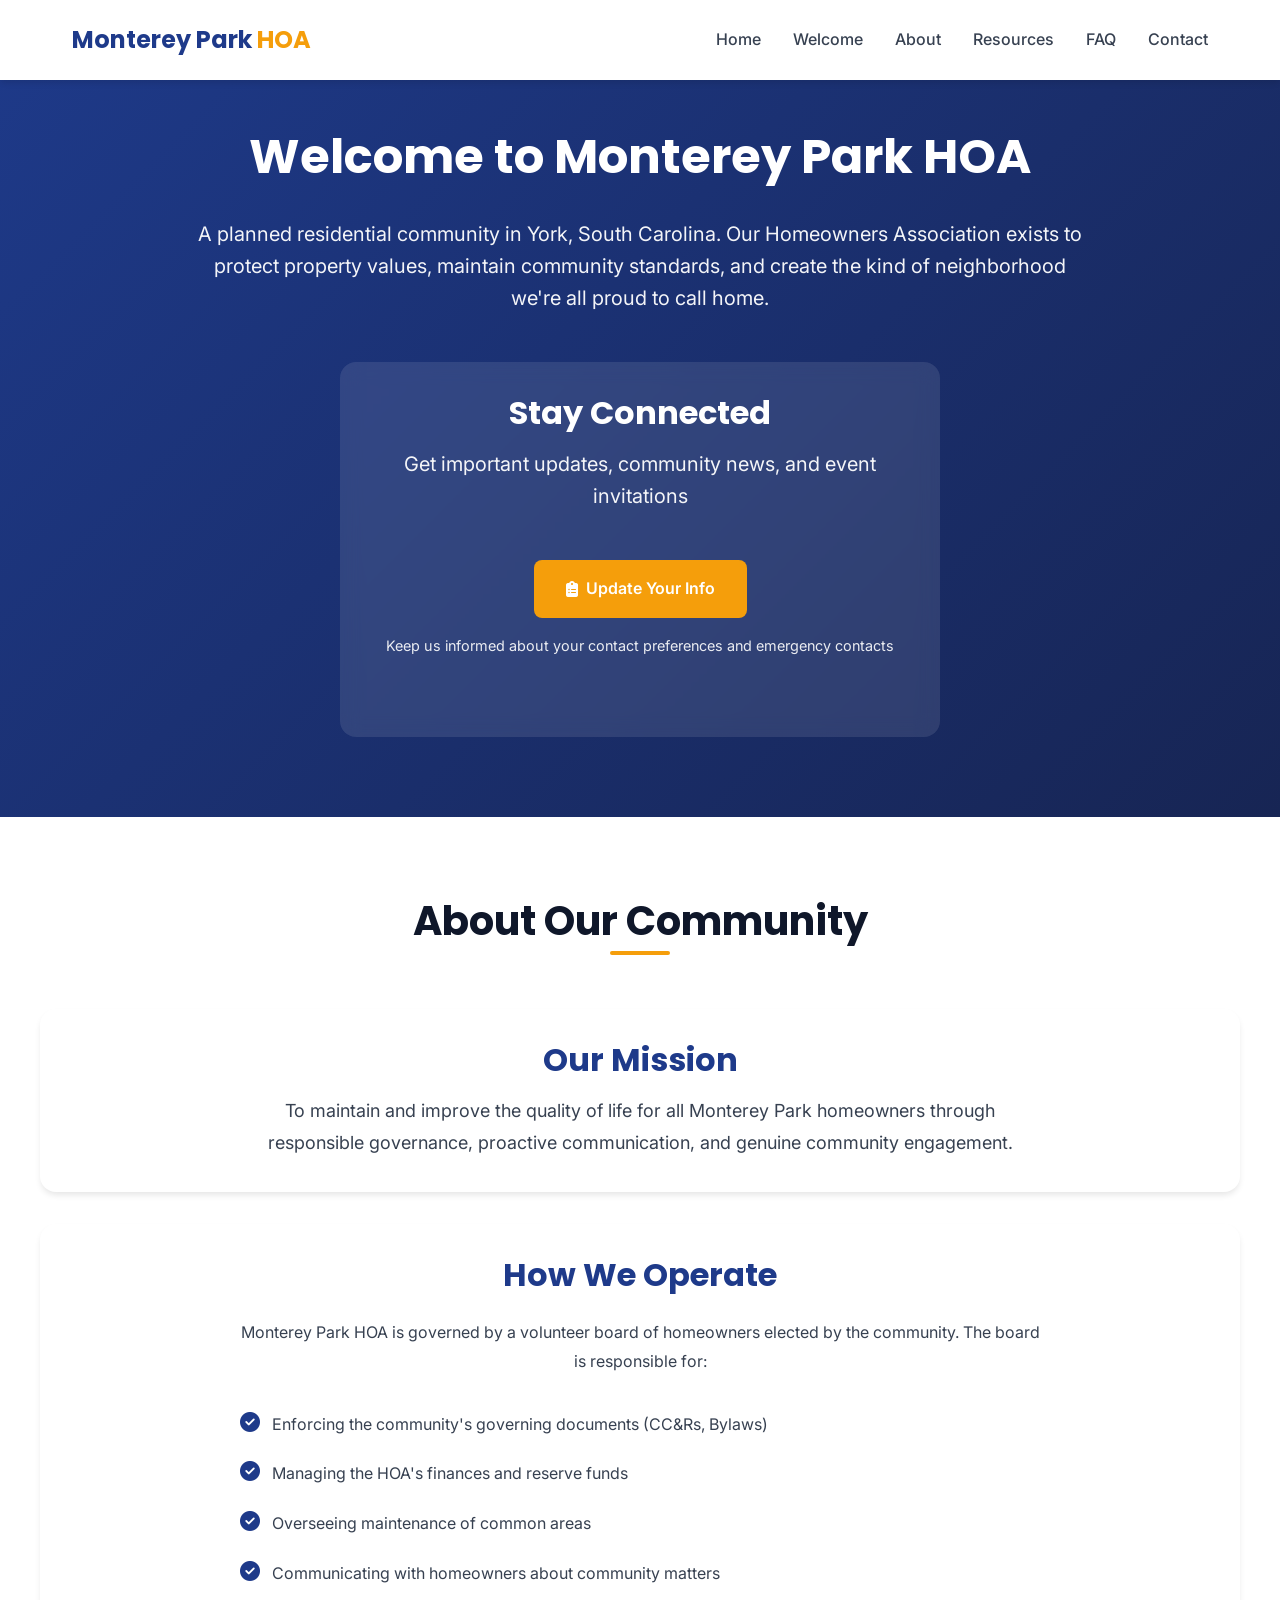
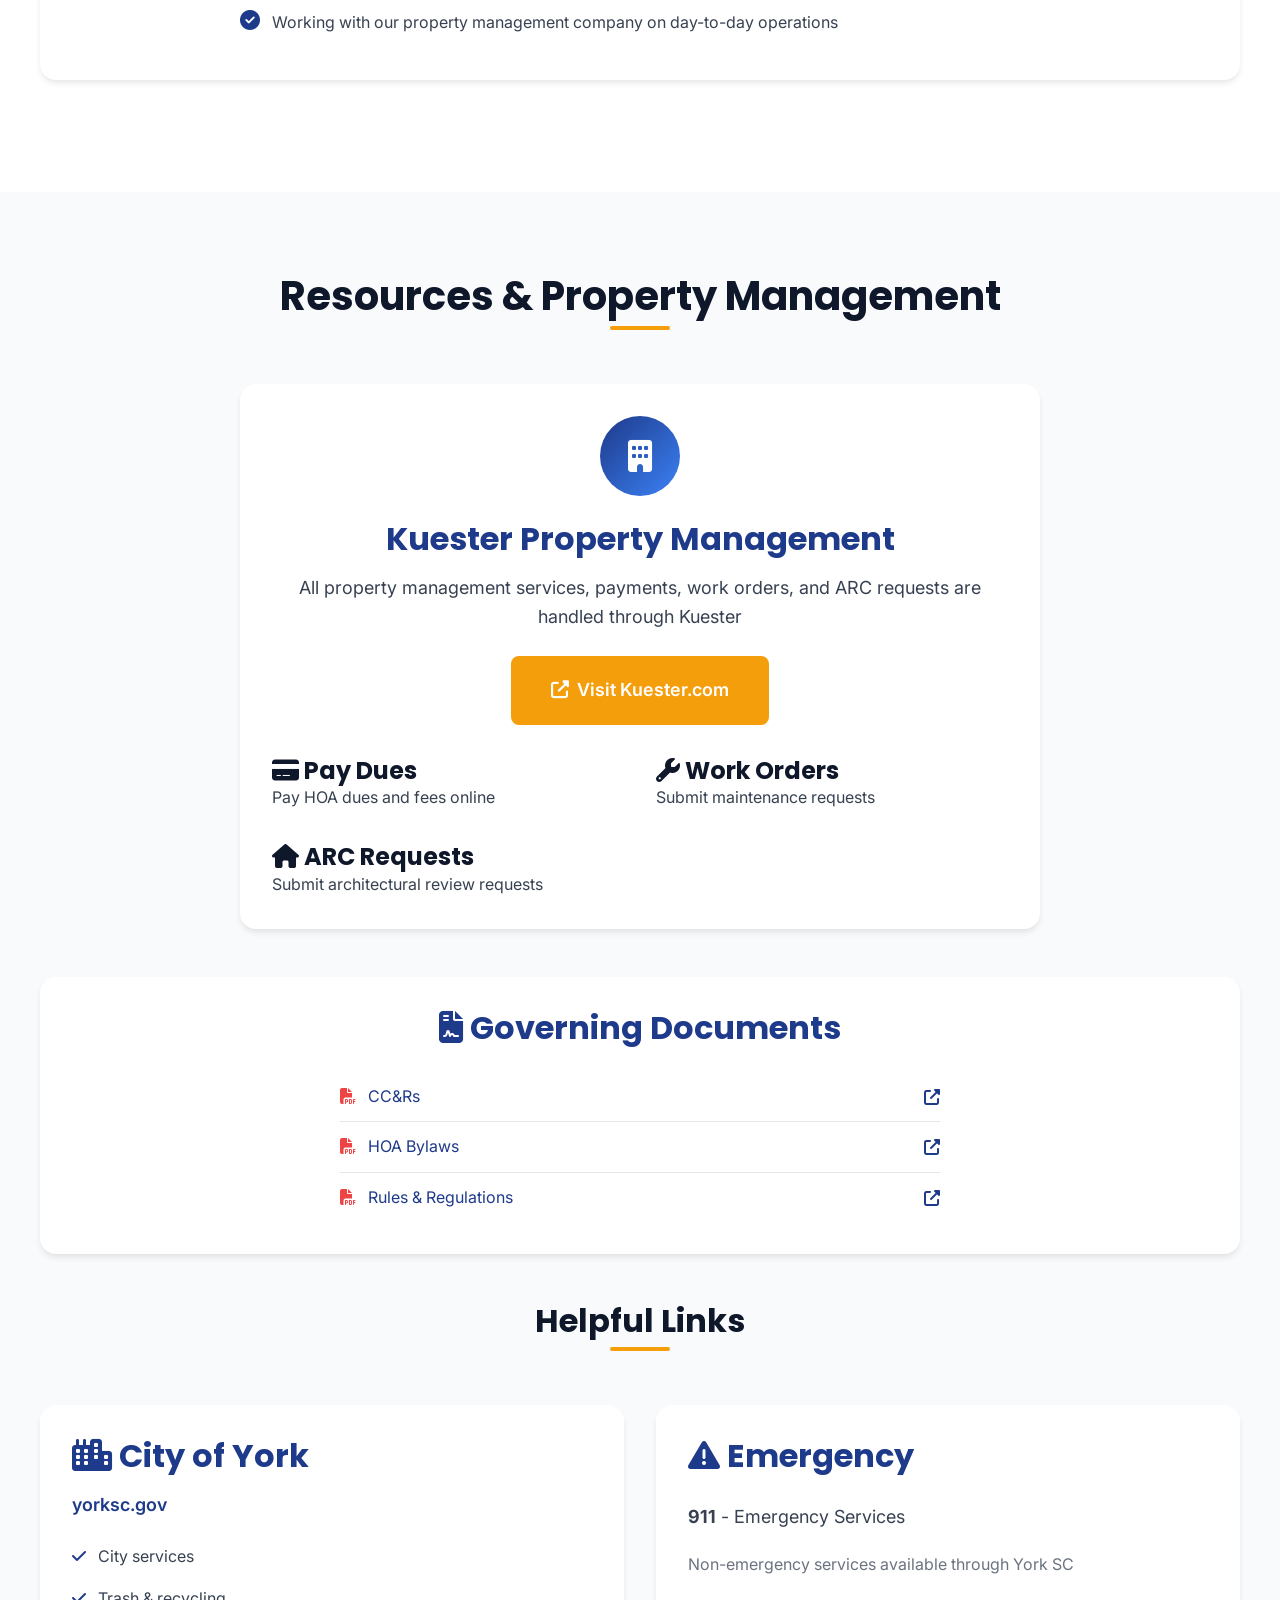
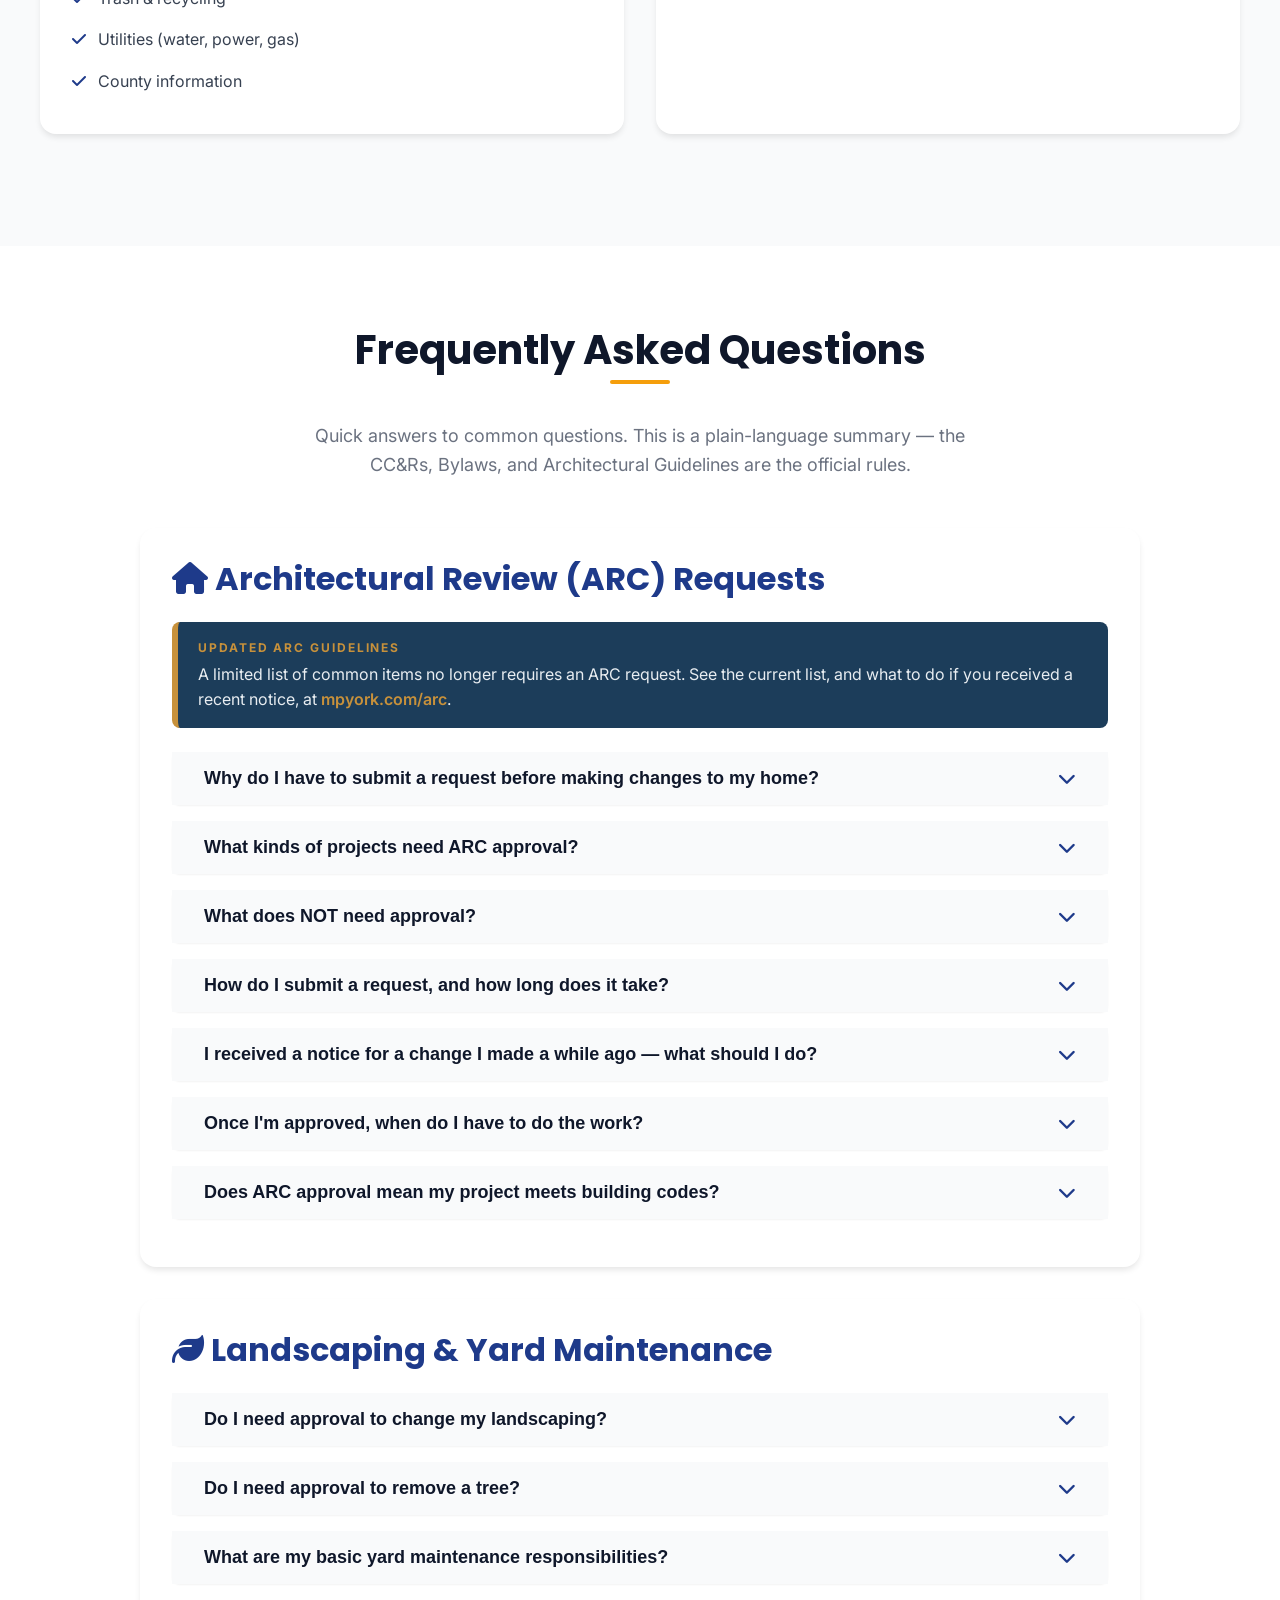
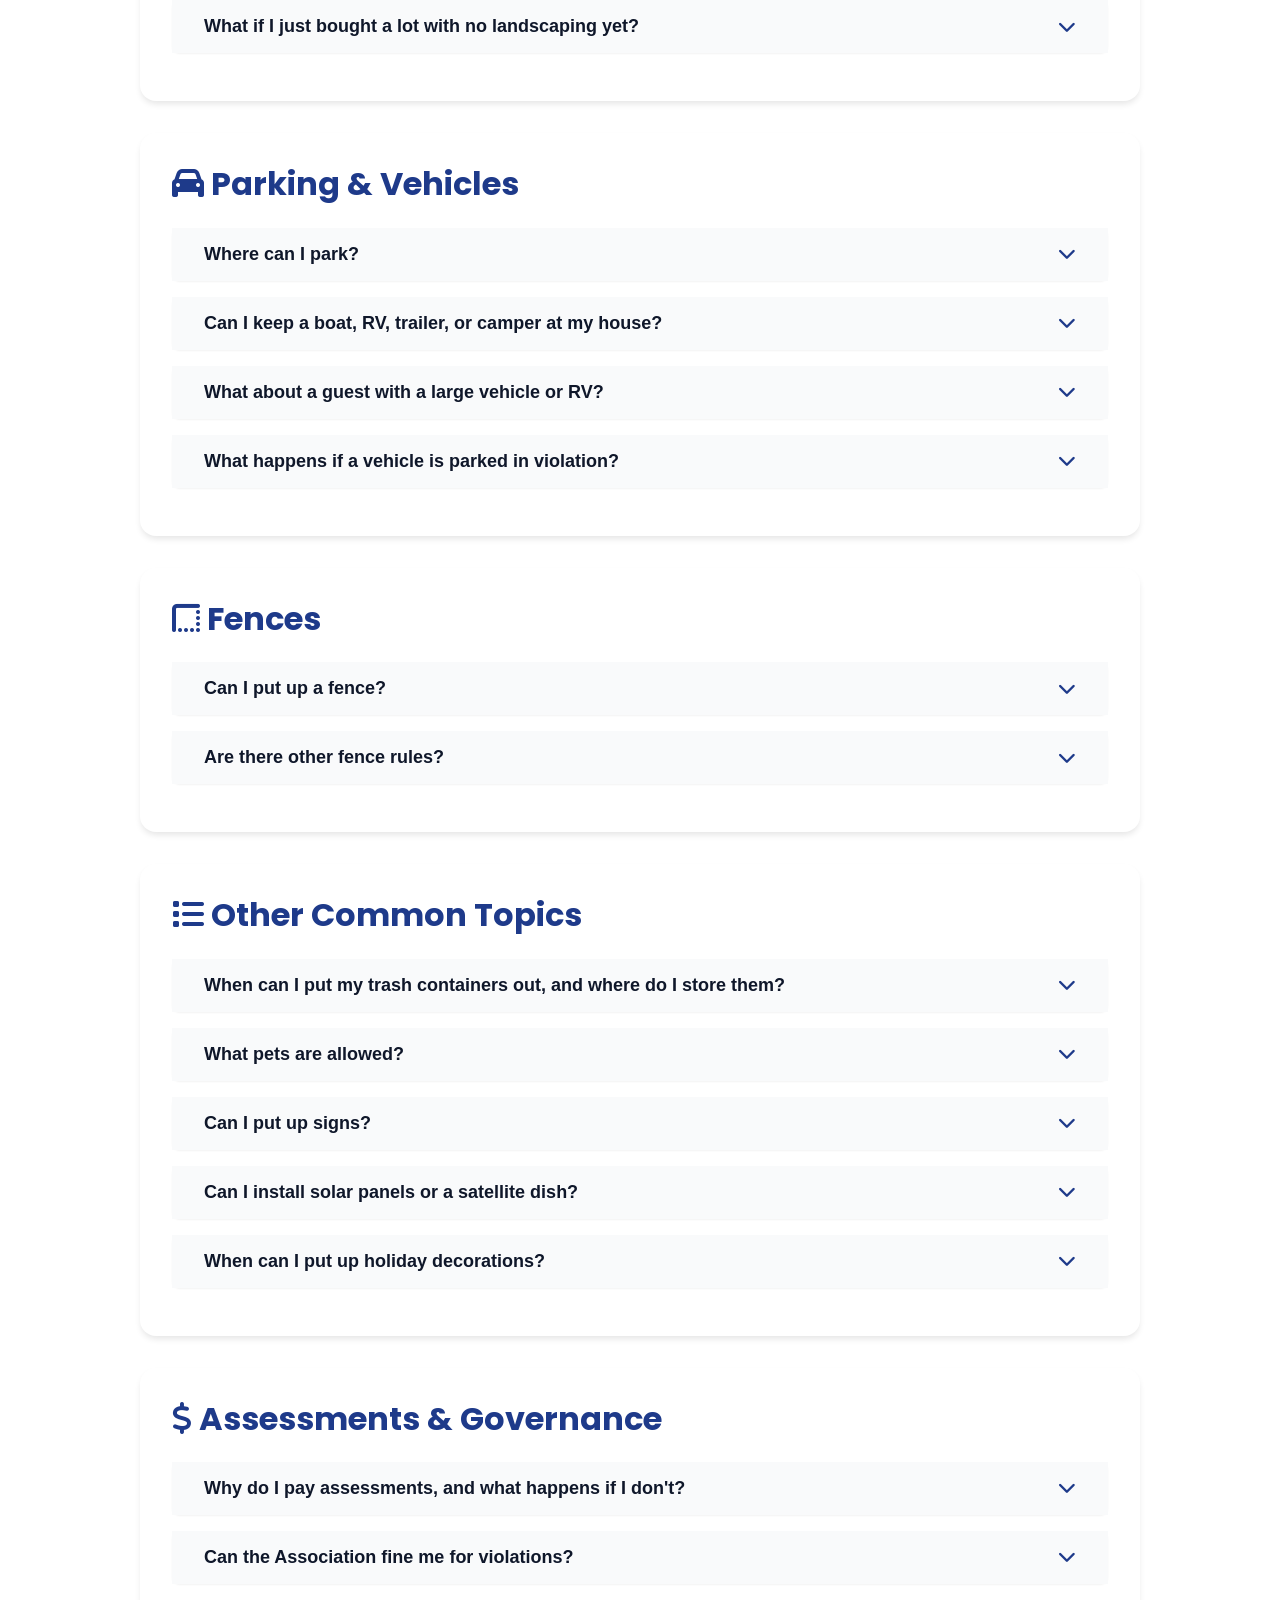
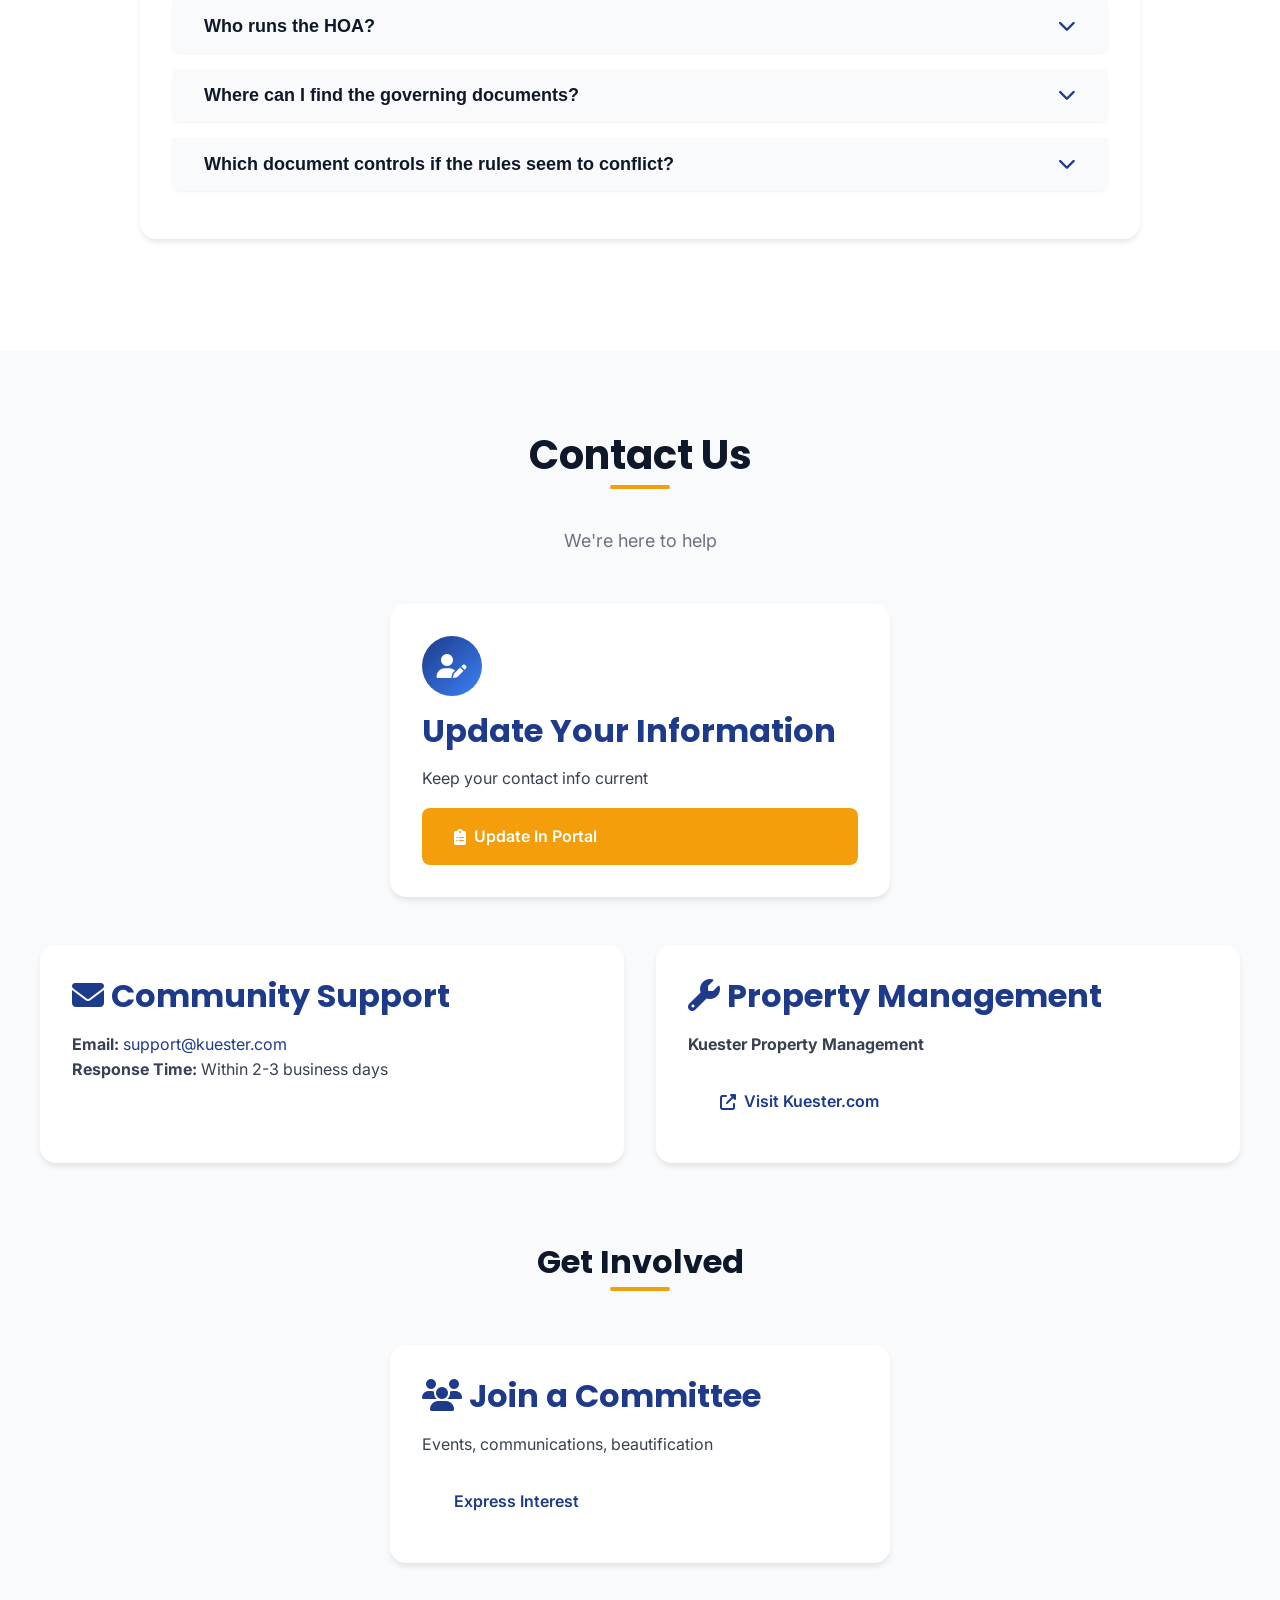
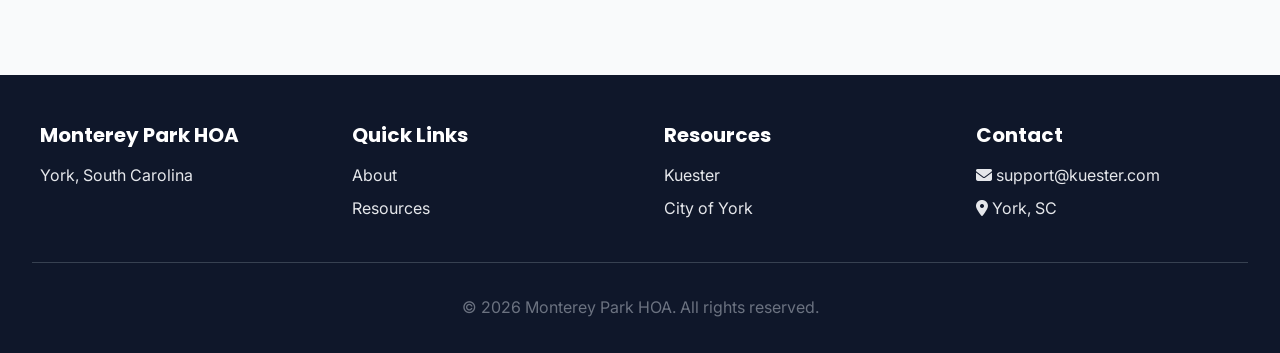
<file: index.html>
<!DOCTYPE html>
<html lang="en">
<head>
  <meta charset="UTF-8">
  <meta name="viewport" content="width=device-width, initial-scale=1.0">
  <meta name="description" content="Monterey Park HOA - A planned residential community in York, South Carolina">
  <title>Monterey Park HOA | York, SC</title>

  <!-- Open Graph / Social Media Meta Tags -->
  <meta property="og:type" content="website">
  <meta property="og:url" content="https://mpyork.com/">
  <meta property="og:title" content="Monterey Park HOA | York, SC">
  <meta property="og:description" content="A planned residential community in York, South Carolina. Our HOA exists to protect property values, maintain community standards, and create the kind of neighborhood we're all proud to call home.">
  <meta property="og:image" content="https://mpyork.com/MPHOA.png">
  <meta property="og:image:width" content="1200">
  <meta property="og:image:height" content="630">

  <!-- Twitter Card Meta Tags -->
  <meta name="twitter:card" content="summary_large_image">
  <meta name="twitter:url" content="https://mpyork.com/">
  <meta name="twitter:title" content="Monterey Park HOA | York, SC">
  <meta name="twitter:description" content="A planned residential community in York, South Carolina">
  <meta name="twitter:image" content="https://mpyork.com/MPHOA.png">

  <link rel="preconnect" href="https://fonts.googleapis.com">
  <link rel="preconnect" href="https://fonts.gstatic.com" crossorigin>
  <link href="https://fonts.googleapis.com/css2?family=Inter:wght@400;500;600;700&family=Poppins:wght@600;700;800&display=swap" rel="stylesheet">
  <link rel="stylesheet" href="https://cdnjs.cloudflare.com/ajax/libs/font-awesome/6.5.1/css/all.min.css">
  <link rel="stylesheet" href="https://unpkg.com/aos@2.3.4/dist/aos.css">
  <link rel="stylesheet" href="style.css">

  <!-- Anti-Scraping Meta Tags -->
  <meta name="robots" content="noindex, nofollow, noarchive, nosnippet">
  <meta name="googlebot" content="noindex, nofollow">
  <meta name="bingbot" content="noindex, nofollow">
</head>
<body>

  <nav class="navbar">
    <div class="nav-container">
      <a href="#home" class="logo">Monterey Park <span>HOA</span></a>
      <ul class="nav-menu">
        <li><a href="#home">Home</a></li>
        <li><a href="welcome.html">Welcome</a></li>
        <li><a href="#about">About</a></li>
        <li><a href="#resources">Resources</a></li>
        <li><a href="#faq">FAQ</a></li>
        <li><a href="#contact">Contact</a></li>
      </ul>
      <button class="nav-toggle"><i class="fas fa-bars"></i></button>
    </div>
  </nav>

  <section id="home" class="hero">
    <div class="hero-content" data-aos="fade-up">
      <h1>Welcome to Monterey Park HOA</h1>
      <p>A planned residential community in York, South Carolina. Our Homeowners Association exists to protect property values, maintain community standards, and create the kind of neighborhood we're all proud to call home.</p>

      <div class="email-capture" data-aos="fade-up" data-aos-delay="200">
        <h3>Stay Connected</h3>
        <p>Get important updates, community news, and event invitations</p>
        <div style="text-align: center;">
          <a href="https://form.jotform.com/261346454128154" target="_blank" rel="noopener noreferrer" class="btn btn-primary" style="display: inline-flex;">
            <i class="fas fa-clipboard-list"></i> Update Your Info
          </a>

        

          <p style="font-size: 0.9rem; margin-top: 1rem; opacity: 0.9;">
            Keep us informed about your contact preferences and emergency contacts
          </p>
        </div>
      </div>
    </div>
  </section>

  <section id="about" class="section">
    <div class="container">
      <div class="section-header" data-aos="fade-up">
        <h2 class="section-title">About Our Community</h2>
      </div>

      <div class="card" data-aos="fade-up">
        <h3 style="text-align: center; margin-bottom: 1rem;">Our Mission</h3>
        <p style="font-size: 1.125rem; line-height: 1.8; text-align: center; max-width: 800px; margin: 0 auto;">
          To maintain and improve the quality of life for all Monterey Park homeowners through
          responsible governance, proactive communication, and genuine community engagement.
        </p>
      </div>

      <div class="card" data-aos="fade-up" data-aos-delay="100" style="margin-top: 2rem;">
        <h3 style="text-align: center; margin-bottom: 1.5rem;">How We Operate</h3>
        <p style="max-width: 800px; margin: 0 auto; line-height: 1.8; text-align: center;">
          Monterey Park HOA is governed by a volunteer board of homeowners elected by the community.
          The board is responsible for:
        </p>
        <ul style="max-width: 800px; margin: 1.5rem auto 0; list-style: none; padding: 0;">
          <li style="padding: 0.75rem 0; padding-left: 2rem; position: relative; line-height: 1.6;">
            <i class="fas fa-check-circle" style="position: absolute; left: 0; color: var(--primary-blue); font-size: 1.25rem;"></i>
            Enforcing the community's governing documents (CC&Rs, Bylaws)
          </li>
          <li style="padding: 0.75rem 0; padding-left: 2rem; position: relative; line-height: 1.6;">
            <i class="fas fa-check-circle" style="position: absolute; left: 0; color: var(--primary-blue); font-size: 1.25rem;"></i>
            Managing the HOA's finances and reserve funds
          </li>
          <li style="padding: 0.75rem 0; padding-left: 2rem; position: relative; line-height: 1.6;">
            <i class="fas fa-check-circle" style="position: absolute; left: 0; color: var(--primary-blue); font-size: 1.25rem;"></i>
            Overseeing maintenance of common areas
          </li>
          <li style="padding: 0.75rem 0; padding-left: 2rem; position: relative; line-height: 1.6;">
            <i class="fas fa-check-circle" style="position: absolute; left: 0; color: var(--primary-blue); font-size: 1.25rem;"></i>
            Communicating with homeowners about community matters
          </li>
          <li style="padding: 0.75rem 0; padding-left: 2rem; position: relative; line-height: 1.6;">
            <i class="fas fa-check-circle" style="position: absolute; left: 0; color: var(--primary-blue); font-size: 1.25rem;"></i>
            Working with our property management company on day-to-day operations
          </li>
        </ul>
      </div>

      </div>
    </div>
  </section>


  <section id="resources" class="section bg-light">
    <div class="container">
      <div class="section-header" data-aos="fade-up">
        <h2 class="section-title">Resources &amp; Property Management</h2>
      </div>

      <div class="card" data-aos="fade-up" style="text-align: center; max-width: 800px; margin: 0 auto 3rem;">
        <div class="pillar-icon" style="width: 80px; height: 80px; font-size: 2rem; margin: 0 auto 1.5rem;">
          <i class="fas fa-building"></i>
        </div>
        <h3>Kuester Property Management</h3>
        <p style="font-size: 1.125rem; margin-bottom: 1.5rem;">
          All property management services, payments, work orders, and ARC requests are handled through Kuester
        </p>
        <a href="https://Kuester.com" target="_blank" rel="noopener noreferrer" class="btn btn-primary btn-lg">
          <i class="fas fa-external-link-alt"></i> Visit Kuester.com
        </a>

        <div class="grid-3" style="margin-top: 2rem; text-align: left;">
          <div>
            <h4><i class="fas fa-credit-card"></i> Pay Dues</h4>
            <p>Pay HOA dues and fees online</p>
          </div>
          <div>
            <h4><i class="fas fa-wrench"></i> Work Orders</h4>
            <p>Submit maintenance requests</p>
          </div>
          <div>
            <h4><i class="fas fa-home"></i> ARC Requests</h4>
            <p>Submit architectural review requests</p>
          </div>
        </div>
      </div>

      <div class="card" data-aos="fade-up" data-aos-delay="100">
        <h3 style="text-align: center; margin-bottom: 1.5rem;"><i class="fas fa-file-contract"></i> Governing Documents</h3>
        <ul style="list-style: none; padding: 0; max-width: 600px; margin: 0 auto;">
          <li style="padding: 0.75rem 0; border-bottom: 1px solid var(--gray-light);">
            <a href="https://kmg.cincwebaxis.com/montereypark806/documents/" target="_blank" rel="noopener noreferrer" style="display: flex; justify-content: space-between; align-items: center;">
              <span><i class="fas fa-file-pdf" style="color: var(--alert-red); margin-right: 0.5rem;"></i> CC&amp;Rs</span>
              <i class="fas fa-external-link-alt"></i>
            </a>
          </li>
          <li style="padding: 0.75rem 0; border-bottom: 1px solid var(--gray-light);">
            <a href="https://kmg.cincwebaxis.com/montereypark806/documents/" target="_blank" rel="noopener noreferrer" style="display: flex; justify-content: space-between; align-items: center;">
              <span><i class="fas fa-file-pdf" style="color: var(--alert-red); margin-right: 0.5rem;"></i> HOA Bylaws</span>
              <i class="fas fa-external-link-alt"></i>
            </a>
          </li>
          <li style="padding: 0.75rem 0;">
            <a href="https://kmg.cincwebaxis.com/montereypark806/documents/" target="_blank" rel="noopener noreferrer" style="display: flex; justify-content: space-between; align-items: center;">
              <span><i class="fas fa-file-pdf" style="color: var(--alert-red); margin-right: 0.5rem;"></i> Rules &amp; Regulations</span>
              <i class="fas fa-external-link-alt"></i>
            </a>
          </li>
        </ul>
      </div>

      <div class="section-header" style="margin-top: 3rem;" data-aos="fade-up">
        <h3 class="section-title" style="font-size: 2rem;">Helpful Links</h3>
      </div>

      <div class="grid-2">
        <div class="card" data-aos="fade-up">
          <h3><i class="fas fa-city"></i> City of York</h3>
          <p><a href="https://yorksc.gov" target="_blank" rel="noopener noreferrer" style="font-size: 1.125rem; font-weight: 600;">yorksc.gov</a></p>
          <ul style="list-style: none; padding: 0; margin-top: 1rem;">
            <li style="padding: 0.5rem 0;"><i class="fas fa-check" style="color: var(--primary-blue); margin-right: 0.5rem;"></i> City services</li>
            <li style="padding: 0.5rem 0;"><i class="fas fa-check" style="color: var(--primary-blue); margin-right: 0.5rem;"></i> Trash &amp; recycling</li>
            <li style="padding: 0.5rem 0;"><i class="fas fa-check" style="color: var(--primary-blue); margin-right: 0.5rem;"></i> Utilities (water, power, gas)</li>
            <li style="padding: 0.5rem 0;"><i class="fas fa-check" style="color: var(--primary-blue); margin-right: 0.5rem;"></i> County information</li>
          </ul>
        </div>

        <div class="card" data-aos="fade-up" data-aos-delay="100">
          <h3><i class="fas fa-exclamation-triangle"></i> Emergency</h3>
          <ul style="list-style: none; padding: 0; margin-top: 1rem;">
            <li style="padding: 0.75rem 0; font-size: 1.125rem;"><strong>911</strong> - Emergency Services</li>
            <li style="padding: 0.5rem 0; color: var(--gray-medium);">Non-emergency services available through York SC</li>
          </ul>
        </div>
      </div>
    </div>
  </section>

  <section id="faq" class="section">
    <div class="container" style="max-width: 1000px;">
      <div class="section-header" data-aos="fade-up">
        <h2 class="section-title">Frequently Asked Questions</h2>
        <p class="section-subtitle">Quick answers to common questions. This is a plain-language summary — the CC&amp;Rs, Bylaws, and Architectural Guidelines are the official rules.</p>
      </div>

      <!-- ARC Requests -->
      <div class="card" data-aos="fade-up" style="margin-bottom: 2rem;">
        <h3 style="color: var(--primary-blue); margin-bottom: 1.5rem;"><i class="fas fa-home"></i> Architectural Review (ARC) Requests</h3>

        <!-- Banner: pointer to updated ARC guidelines -->
        <div style="background: #1C3D5A; border-left: 6px solid #C7913B; color: #fff; border-radius: 8px; padding: 1rem 1.25rem; margin-bottom: 1.5rem;">
          <p style="margin: 0 0 0.3rem; font-size: 0.75rem; letter-spacing: 0.16em; text-transform: uppercase; color: #C7913B; font-weight: 700;">Updated ARC Guidelines</p>
          <p style="margin: 0; color: #e8edf1; line-height: 1.55;">A limited list of common items no longer requires an ARC request. See the current list, and what to do if you received a recent notice, at <a href="arc.html" style="color: #C7913B; font-weight: 600; text-decoration: none;">mpyork.com/arc</a>.</p>
        </div>

        <div class="faq-item">
          <button class="faq-question">
            Why do I have to submit a request before making changes to my home?
            <i class="fas fa-chevron-down"></i>
          </button>
          <div class="faq-answer">
            <p>The CC&amp;Rs require prior written approval from the Architectural Committee for almost any exterior change to your lot or home. The purpose is to keep the neighborhood looking consistent and to protect everyone's property values — a change that looks fine to one owner may clash with surrounding homes. Approval helps make sure work is compatible in style, scale, color, and materials with nearby properties. <strong>Bottom line:</strong> if it changes the exterior appearance, assume you need approval first.</p>
          </div>
        </div>

        <div class="faq-item">
          <button class="faq-question">
            What kinds of projects need ARC approval?
            <i class="fas fa-chevron-down"></i>
          </button>
          <div class="faq-answer">
            <p>Many do. Common examples include:</p>
            <ul style="margin-top: 0.5rem;">
              <li>Fences, patio covers, decks, gazebos, ramadas</li>
              <li>Driveway extensions, accessory structures and sheds</li>
              <li>Exterior color changes, gutters</li>
              <li>Satellite dishes, screen and security doors</li>
              <li>Pools and spas, play structures, solar panels</li>
              <li>Tree removal and replanting</li>
              <li>Outdoor lighting, any addition or alteration to the home</li>
            </ul>
            <p style="margin-top: 1rem;">A limited list of common maintenance items no longer requires a request. See the current list at <a href="arc.html">mpyork.com/arc</a>.</p>
            <p style="margin-top: 1rem;"><strong>When in doubt, ask the management company before you start.</strong></p>
          </div>
        </div>

        <div class="faq-item">
          <button class="faq-question">
            What does NOT need approval?
            <i class="fas fa-chevron-down"></i>
          </button>
          <div class="faq-answer">
            <p>A limited list of common items does not require an ARC request:</p>
            <ul style="margin-top: 0.5rem;">
              <li>Mulch (any natural wood color, including brown, black, red, and cedar)</li>
              <li>Pine needles, wood chips, nuggets, rocks</li>
              <li>Borders (stone or plastic barriers for landscaping)</li>
              <li>Garbage can covers (solid construction, no holes or lattice, in a solid color matching the siding or another color on the home)</li>
              <li>Planting flowers</li>
              <li>Storm doors that match the house or door color</li>
              <li>Repainting or re-staining in the same existing color</li>
              <li>Roof replacement with the same color and style</li>
              <li>Replacing a broken HVAC unit in the same or substantially the same location</li>
              <li>Removing a dead tree (it is your responsibility to be sure it is actually dead)</li>
            </ul>
            <p style="margin-top: 1rem;"><strong>These items, and only these items, are exempt.</strong> Everything else still requires an ARC request, including all structural and permanent changes. See <a href="arc.html">mpyork.com/arc</a> for the full guidelines.</p>
          </div>
        </div>

        <div class="faq-item">
          <button class="faq-question">
            How do I submit a request, and how long does it take?
            <i class="fas fa-chevron-down"></i>
          </button>
          <div class="faq-answer">
            <p>Contact the management company to get the current architectural guidelines and application form. Your application must describe the work in detail, include any plans or drawings the Committee asks for (such as a plot plan for fences or driveway extensions), and include any applicable review fee.</p>
            <p style="margin-top: 1rem;">The Committee makes a good-faith effort to respond <strong>within 30 days</strong> of receiving a complete application — confirm they actually received your submission.</p>
          </div>
        </div>

        <div class="faq-item">
          <button class="faq-question">
            I received a notice for a change I made a while ago — what should I do?
            <i class="fas fa-chevron-down"></i>
          </button>
          <div class="faq-answer">
            <p style="margin-top: 1rem;">In most cases the fix is simple: submit an ARC request so the change can be reviewed and documented going forward. You generally will not need to undo work that is otherwise consistent with the guidelines. If you believe something was flagged in error, or you have questions, contact the management company and the Board will work through it with you.</p>
          </div>
        </div>

        <div class="faq-item">
          <button class="faq-question">
            Once I'm approved, when do I have to do the work?
            <i class="fas fa-chevron-down"></i>
          </button>
          <div class="faq-answer">
            <p>Start as soon as practical. You should begin and diligently pursue the work <strong>within 60 days of approval</strong>, and all work must be <strong>completed within one year</strong> of the approval date.</p>
          </div>
        </div>

        <div class="faq-item">
          <button class="faq-question">
            Does ARC approval mean my project meets building codes?
            <i class="fas fa-chevron-down"></i>
          </button>
          <div class="faq-answer">
            <p>No. ARC approval is separate from any permits or approvals required by the city, county, state, or federal government. It is your responsibility to obtain those, and an ARC approval does not mean your project complies with zoning or building codes. You're strongly encouraged to consult independent architects or engineers to be sure your work is safe and code-compliant.</p>
          </div>
        </div>
      </div>

      <!-- Landscaping -->
      <div class="card" data-aos="fade-up" data-aos-delay="100" style="margin-bottom: 2rem;">
        <h3 style="color: var(--primary-blue); margin-bottom: 1.5rem;"><i class="fas fa-leaf"></i> Landscaping &amp; Yard Maintenance</h3>

        <div class="faq-item">
          <button class="faq-question">
            Do I need approval to change my landscaping?
            <i class="fas fa-chevron-down"></i>
          </button>
          <div class="faq-answer">
            <p>It depends on what you are changing. Routine landscaping items, including switching between approved materials (mulch, pine needles, wood chips, nuggets, or rocks) and adding stone or plastic borders, no longer require an ARC request. See the full list at <a href="arc.html">mpyork.com/arc</a>.</p>
            <p style="margin-top: 1rem;">Larger landscaping changes still need prior written approval, including front-yard hardscape (patios, walkways, retaining walls, decorative walls, fountains, etc.) and rear-yard hardscape visible from neighboring property.</p>
          </div>
        </div>

        <div class="faq-item">
          <button class="faq-question">
            Do I need approval to remove a tree?
            <i class="fas fa-chevron-down"></i>
          </button>
          <div class="faq-answer">
            <p>You need prior written approval to remove a live tree, unless it's very small — under 2 inches in diameter measured 2 feet above the ground. Dead trees can be removed without approval regardless of size, but it's on you to make sure the tree is actually dead.</p>
          </div>
        </div>

        <div class="faq-item">
          <button class="faq-question">
            What are my basic yard maintenance responsibilities?
            <i class="fas fa-chevron-down"></i>
          </button>
          <div class="faq-answer">
            <p>All landscaping must be kept neat and attractive. At a minimum that means:</p>
            <ul style="margin-top: 0.5rem;">
              <li>Watering, mowing, edging, pruning</li>
              <li>Removing dead or dying plants</li>
              <li>Pulling weeds and noxious grasses</li>
              <li>Removing trash</li>
            </ul>
            <p style="margin-top: 1rem;">Owners are also responsible for maintaining the strip between their lot and the street curb.</p>
          </div>
        </div>

        <div class="faq-item">
          <button class="faq-question">
            What if I just bought a lot with no landscaping yet?
            <i class="fas fa-chevron-down"></i>
          </button>
          <div class="faq-answer">
            <p>If landscaping wasn't installed by the builder, you have <strong>120 days</strong> after becoming the owner to install landscaping and irrigation according to approved plans. Until then, the visible portion of your lot must be kept weed-free. If an owner doesn't landscape in time, the Association can do it and bill the owner.</p>
          </div>
        </div>
      </div>

      <!-- Parking & Vehicles -->
      <div class="card" data-aos="fade-up" data-aos-delay="200" style="margin-bottom: 2rem;">
        <h3 style="color: var(--primary-blue); margin-bottom: 1.5rem;"><i class="fas fa-car"></i> Parking &amp; Vehicles</h3>

        <div class="faq-item">
          <button class="faq-question">
            Where can I park?
            <i class="fas fa-chevron-down"></i>
          </button>
          <div class="faq-answer">
            <p>Park in your garage or on your own driveway. Parking in the front yard (other than the driveway) is prohibited, and parking on the street within the community is generally prohibited. Vehicles too large to fit on a driveway may park on the street directly in front of the owner's lot during daylight hours only — at night they must be in the garage or off the property. No vehicle may block a sidewalk.</p>
          </div>
        </div>

        <div class="faq-item">
          <button class="faq-question">
            Can I keep a boat, RV, trailer, or camper at my house?
            <i class="fas fa-chevron-down"></i>
          </button>
          <div class="faq-answer">
            <p>Not where it's visible. Boats, campers, RVs, ATVs, trailers, tractors, and mowers can't be regularly parked on the street, and on a lot they must be kept in an enclosed garage or screened out of sight. Larger vehicles (over 23 feet long, or over 7 feet high or wide) are prohibited unless parked in the rear or side yard where they aren't visible from neighboring property.</p>
          </div>
        </div>

        <div class="faq-item">
          <button class="faq-question">
            What about a guest with a large vehicle or RV?
            <i class="fas fa-chevron-down"></i>
          </button>
          <div class="faq-answer">
            <p>A guest's oversized vehicle may be parked on the owner's lot only while the guest is visiting, and never for more than <strong>7 days within any 6-month period</strong>.</p>
          </div>
        </div>

        <div class="faq-item">
          <button class="faq-question">
            What happens if a vehicle is parked in violation?
            <i class="fas fa-chevron-down"></i>
          </button>
          <div class="faq-answer">
            <p>The Association has the right to have it towed at the vehicle owner's expense.</p>
          </div>
        </div>
      </div>

      <!-- Fences -->
      <div class="card" data-aos="fade-up" data-aos-delay="300" style="margin-bottom: 2rem;">
        <h3 style="color: var(--primary-blue); margin-bottom: 1.5rem;"><i class="fas fa-border-style"></i> Fences</h3>

        <div class="faq-item">
          <button class="faq-question">
            Can I put up a fence?
            <i class="fas fa-chevron-down"></i>
          </button>
          <div class="faq-answer">
            <p>Yes, with prior written approval. Standard perimeter fencing must be <strong>black wrought iron or black aluminum, maximum 5 feet tall</strong> (brick or stone columns within the fence line are allowed). Chain link, split rail, wood, vinyl privacy, and dog runs are not permitted.</p>
          </div>
        </div>

        <div class="faq-item">
          <button class="faq-question">
            Are there other fence rules?
            <i class="fas fa-chevron-down"></i>
          </button>
          <div class="faq-answer">
            <p>Several:</p>
            <ul style="margin-top: 0.5rem;">
              <li>No fencing is allowed in the front yard</li>
              <li>Side-yard fencing can't be closer to the street than the rear corners of the house</li>
              <li>Screen fencing around a patio, deck, pool, or trash area may be approved up to 6 feet</li>
              <li>A plot plan or survey showing exact fence location and dimensions must be submitted with your request</li>
              <li>Fences built over easements may have to be removed at the owner's expense</li>
            </ul>
          </div>
        </div>
      </div>

      <!-- Other Topics -->
      <div class="card" data-aos="fade-up" data-aos-delay="400" style="margin-bottom: 2rem;">
        <h3 style="color: var(--primary-blue); margin-bottom: 1.5rem;"><i class="fas fa-list"></i> Other Common Topics</h3>

        <div class="faq-item">
          <button class="faq-question">
            When can I put my trash containers out, and where do I store them?
            <i class="fas fa-chevron-down"></i>
          </button>
          <div class="faq-answer">
            <p>Containers can go out no earlier than <strong>5:00 p.m. the day before pickup</strong> and must be brought back in by <strong>9:00 p.m. on pickup day</strong>. At all other times they must be stored out of sight, screened from streets and neighbors. The trash service provider is selected by the Association.</p>
          </div>
        </div>

        <div class="faq-item">
          <button class="faq-question">
            What pets are allowed?
            <i class="fas fa-chevron-down"></i>
          </button>
          <div class="faq-answer">
            <p>Dogs, cats, and other common household pets are fine for personal (non-commercial) use. No livestock, poultry, exotic pets, poisonous reptiles, or aggressive dog breeds without proper training. The limit is <strong>no more than 3 dogs, 3 cats, and/or 3 of any other household pet</strong> (excluding fish). Pets must be leashed on Association property at all times, and owners must clean up after them.</p>
          </div>
        </div>

        <div class="faq-item">
          <button class="faq-question">
            Can I put up signs?
            <i class="fas fa-chevron-down"></i>
          </button>
          <div class="faq-answer">
            <p>Most signs need prior written approval. Exceptions include:</p>
            <ul style="margin-top: 0.5rem;">
              <li>One "for sale" sign no larger than 30" x 24"</li>
            </ul>
            <p style="margin-top: 1rem;">Note: signs advertising a home for lease or rent may not be displayed within 24 months of the home's initial sale by the builder.</p>
          </div>
        </div>

        <div class="faq-item">
          <button class="faq-question">
            Can I install solar panels or a satellite dish?
            <i class="fas fa-chevron-down"></i>
          </button>
          <div class="faq-answer">
            <p>Generally yes, but they're regulated and need approval. Solar collectors must be roof- or façade-mounted and screened from common or public view where possible. Satellite dishes and antennas have detailed placement rules designed to keep them out of sight from neighbors while still allowing a usable signal. Submit a request with a diagram showing size and location.</p>
          </div>
        </div>

        <div class="faq-item">
          <button class="faq-question">
            When can I put up holiday decorations?
            <i class="fas fa-chevron-down"></i>
          </button>
          <div class="faq-answer">
            <p>Temporary holiday decorations are permitted <strong>October 1 through January 31</strong>. For other holidays, decorations may go up one week before and must come down one week after.</p>
          </div>
        </div>
      </div>

      <!-- Assessments & Governance -->
      <div class="card" data-aos="fade-up" data-aos-delay="500">
        <h3 style="color: var(--primary-blue); margin-bottom: 1.5rem;"><i class="fas fa-dollar-sign"></i> Assessments &amp; Governance</h3>

        <div class="faq-item">
          <button class="faq-question">
            Why do I pay assessments, and what happens if I don't?
            <i class="fas fa-chevron-down"></i>
          </button>
          <div class="faq-answer">
            <p>Assessments fund the Association's common expenses — maintaining common areas, stormwater facilities, insurance, landscaping in rights-of-way, and general operations. Paying them is a binding obligation that comes with owning your lot.</p>
            <p style="margin-top: 1rem;">If an assessment goes unpaid for 30+ days, late charges apply, the unpaid amount becomes a lien against your lot, voting rights can be suspended, and the Association can pursue collection including foreclosure.</p>
          </div>
        </div>

        <div class="faq-item">
          <button class="faq-question">
            Can the Association fine me for violations?
            <i class="fas fa-chevron-down"></i>
          </button>
          <div class="faq-answer">
            <p>Yes, but only after notice and an opportunity to be heard, and after a grace period to correct the issue. For a violation that continues, the Board may impose a fine of <strong>up to $100 per day</strong> beginning more than five days after the decision that the violation occurred. Unpaid fines become a lien just like unpaid assessments.</p>
          </div>
        </div>

        <div class="faq-item">
          <button class="faq-question">
            Who runs the HOA?
            <i class="fas fa-chevron-down"></i>
          </button>
          <div class="faq-answer">
            <p>The Association is governed by a volunteer Board of Directors. Regular Board meetings are held quarterly, and an annual meeting of all members is held on a date set by the Board.</p>
          </div>
        </div>

        <div class="faq-item">
          <button class="faq-question">
            Where can I find the governing documents?
            <i class="fas fa-chevron-down"></i>
          </button>
          <div class="faq-answer">
            <p>The Declaration (CC&amp;Rs), Bylaws, Architectural &amp; Landscape Guidelines, and other Association documents are available through the management company's online portal at <a href="https://Kuester.com" target="_blank" rel="noopener noreferrer">Kuester.com</a>.</p>
          </div>
        </div>

        <div class="faq-item">
          <button class="faq-question">
            Which document controls if the rules seem to conflict?
            <i class="fas fa-chevron-down"></i>
          </button>
          <div class="faq-answer">
            <p>There are three main documents: the Declaration (CC&amp;Rs), the Bylaws, and the Architectural &amp; Landscape Guidelines. If they ever conflict, <strong>the Declaration controls</strong> over the Bylaws and Guidelines. This FAQ is a plain-language summary only — always check the full documents for the complete and exact rules.</p>
          </div>
        </div>
      </div>
    </div>
  </section>

  <section id="contact" class="section bg-light">
    <div class="container">
      <div class="section-header" data-aos="fade-up">
        <h2 class="section-title">Contact Us</h2>
        <p class="section-subtitle">We're here to help</p>
      </div>

      <div style="max-width: 500px; margin: 0 auto 3rem auto;">
        <div class="card" data-aos="fade-up">
          <div class="pillar-icon" style="width: 60px; height: 60px; font-size: 1.5rem; margin-bottom: 1rem;">
            <i class="fas fa-user-edit"></i>
          </div>
          <h3>Update Your Information</h3>
          <p>Keep your contact info current</p>
          <a href="https://form.jotform.com/261346454128154" target="_blank" rel="noopener noreferrer" class="btn btn-primary mt-1" style="width: 100%;">
            <i class="fas fa-clipboard-list"></i> Update In Portal
          </a>
        </div>
      </div>

      <div class="grid-2">
        <div class="card" data-aos="fade-up">
          <h3><i class="fas fa-envelope"></i> Community Support</h3>
          <p><strong>Email:</strong> <a href="mailto:support@kuester.com">support@kuester.com</a></p>
          <p><strong>Response Time:</strong> Within 2-3 business days</p>
        </div>

        <div class="card" data-aos="fade-up" data-aos-delay="100">
          <h3><i class="fas fa-wrench"></i> Property Management</h3>
          <p><strong>Kuester Property Management</strong></p>
          <p><a href="https://Kuester.com" target="_blank" rel="noopener noreferrer" class="btn btn-secondary mt-1">
            <i class="fas fa-external-link-alt"></i> Visit Kuester.com
          </a></p>
        </div>
      </div>

      <div class="section-header" style="margin-top: 3rem;" data-aos="fade-up">
        <h3 class="section-title" style="font-size: 2rem;">Get Involved</h3>
      </div>

      <div style="max-width: 500px; margin: 0 auto;">
        <div class="card" data-aos="fade-up">
          <h3><i class="fas fa-users"></i> Join a Committee</h3>
          <p>Events, communications, beautification</p>
          <a href="https://kuester1.formstack.com/forms/committee_application_form" target="_blank" rel="noopener noreferrer" class="btn btn-secondary mt-1">Express Interest</a>
        </div>
      </div>
    </div>
  </section>

  <footer class="footer">
    <div class="footer-content">
      <div class="footer-section">
        <h4>Monterey Park HOA</h4>
        <p>York, South Carolina</p>
        <!-- <div class="social-links">
          <a href="#"><i class="fab fa-facebook-f"></i></a>
          <a href="#"><i class="fab fa-twitter"></i></a>
        </div> -->
      </div>

      <div class="footer-section">
        <h4>Quick Links</h4>
        <ul>
          <li><a href="#about">About</a></li>
          <li><a href="#resources">Resources</a></li>
        </ul>
      </div>

      <div class="footer-section">
        <h4>Resources</h4>
        <ul>
          <li><a href="https://Kuester.com" target="_blank" rel="noopener noreferrer">Kuester</a></li>
          <li><a href="https://yorksc.gov" target="_blank" rel="noopener noreferrer">City of York</a></li>
        </ul>
      </div>

      <div class="footer-section">
        <h4>Contact</h4>
        <ul>
          <li><i class="fas fa-envelope"></i> support@kuester.com</li>
          <li><i class="fas fa-map-marker-alt"></i> York, SC</li>
        </ul>
      </div>
    </div>

    <div class="footer-bottom">
      <p>&copy; <span id="currentYear"></span> Monterey Park HOA. All rights reserved.</p>
    </div>
  </footer>

  <script src="https://unpkg.com/aos@2.3.4/dist/aos.js"></script>
  <script>
    // Initialize AOS with mobile-friendly settings
    AOS.init({
      duration: 600,
      easing: 'ease-in-out',
      once: true,
      offset: 50,
      disable: 'mobile'  // This disables AOS on mobile but still shows content
    });
    // Set current year in footer
    document.getElementById('currentYear').textContent = new Date().getFullYear();
  </script>

  <!-- ================================================================= -->
  <!-- OPTIONAL: AUTOMATIC TIMED REVEAL OF THE "VOTE NOW" BUTTON          -->
  <!--                                                                   -->
  <!-- This shows the #voteNowAuto button on its own once the date/time  -->
  <!-- below has passed — no need to edit the page again.                -->
  <!--                                                                   -->
  <!-- 1. Set VOTE_OPENS to the moment voting should go live.            -->
  <!--    Format: "YEAR-MONTH-DAYTHH:MM:SS" in 24-hour local time.       -->
  <!--    Example below = July 10, 2026 at 6:00 PM.                      -->
  <!-- 2. To DISABLE the timer entirely, just delete this whole script   -->
  <!--    block (the button will then only appear if you manually        -->
  <!--    uncomment the button markup up in the hero section).           -->
  <!-- ================================================================= -->
  <script>
    (function () {
      // ---- EDIT THIS DATE/TIME ----
      var VOTE_OPENS = "2026-07-10T18:00:00";
      // -----------------------------

      var opensAt = new Date(VOTE_OPENS).getTime();
      var btn = document.getElementById("voteNowAuto");
      if (!btn) return;

      function check() {
        if (Date.now() >= opensAt) {
          btn.style.display = "inline-flex";
          return true;
        }
        return false;
      }

      // Reveal immediately if the time has already passed,
      // otherwise check once a minute so it appears on time
      // for anyone who leaves the page open.
      if (!check()) {
        setInterval(check, 60 * 1000);
      }
    })();
  </script>

  <script src="main.js"></script>
</body>
</html>
</file>
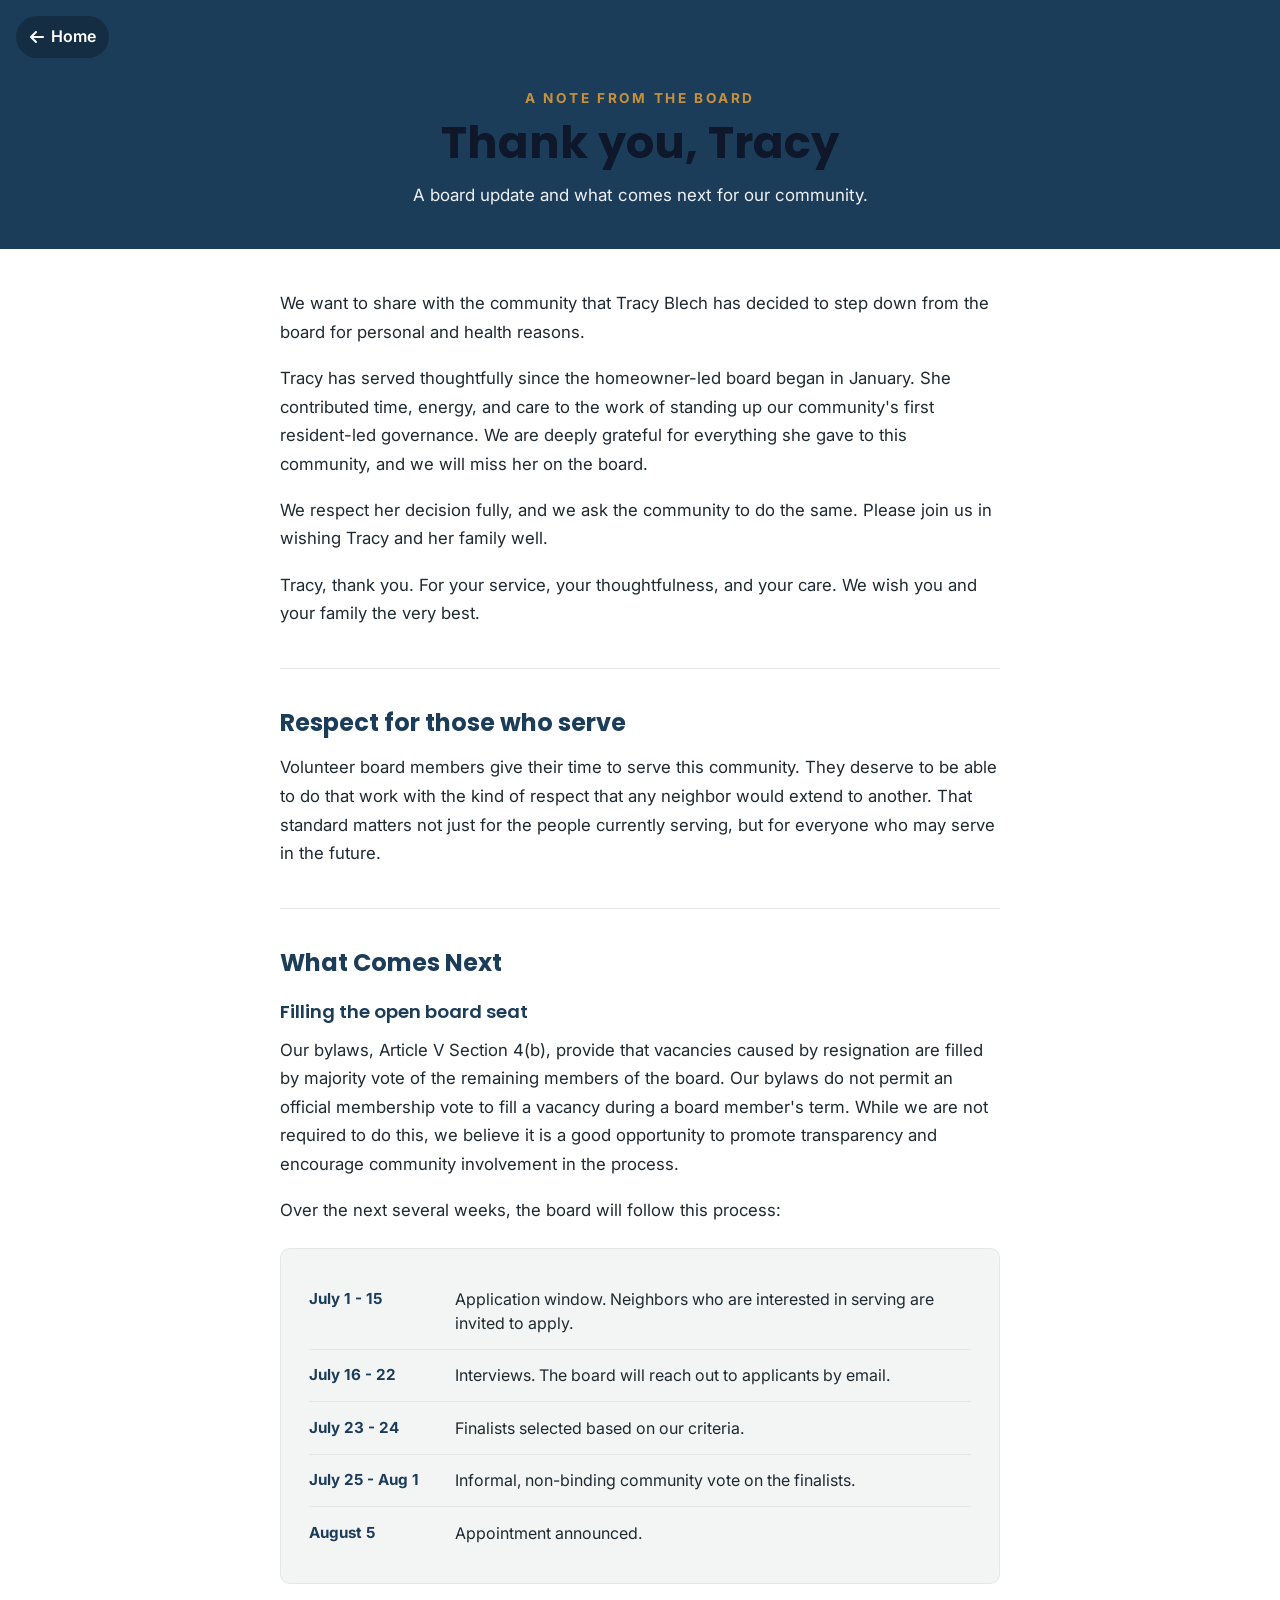
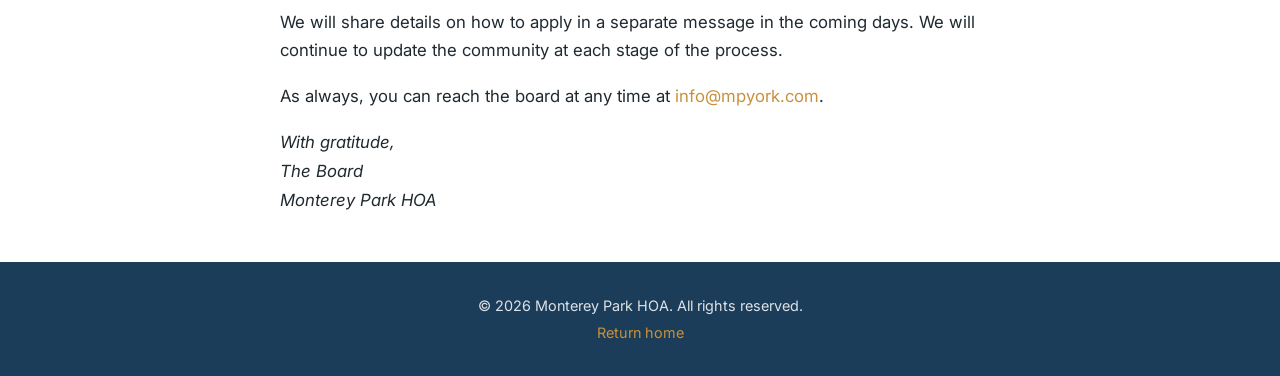
<file: announcement.html>
<!DOCTYPE html>
<html lang="en">
<head>
  <meta charset="UTF-8">
  <meta name="viewport" content="width=device-width, initial-scale=1.0">
  <meta name="description" content="Monterey Park HOA - Community Announcement">
  <title>Community Announcement | Monterey Park HOA</title>

  <link rel="preconnect" href="https://fonts.googleapis.com">
  <link rel="preconnect" href="https://fonts.gstatic.com" crossorigin>
  <link href="https://fonts.googleapis.com/css2?family=Inter:wght@400;500;600;700&family=Poppins:wght@600;700;800&display=swap" rel="stylesheet">
  <link rel="stylesheet" href="https://cdnjs.cloudflare.com/ajax/libs/font-awesome/6.5.1/css/all.min.css">
  <link rel="stylesheet" href="style.css">

  <meta name="robots" content="noindex, nofollow, noarchive, nosnippet">
  <meta name="googlebot" content="noindex, nofollow">
  <meta name="bingbot" content="noindex, nofollow">

  <style>
    :root {
      --mp-navy: #1C3D5A;
      --mp-teal: #2E7D8A;
      --mp-gold: #C7913B;
      --mp-ink: #1F2A30;
      --mp-cream: #F4F0E6;
      --mp-gray: #F3F5F4;
      --mp-line: #e3e8e7;
    }

    .ann-hero {
      background: var(--mp-navy);
      color: #fff;
      padding: 5.5rem 1rem 2.5rem;
      text-align: center;
    }
    .ann-hero .kicker {
      letter-spacing: 0.2em;
      text-transform: uppercase;
      font-size: 0.85rem;
      font-weight: 700;
      color: var(--mp-gold);
      margin-bottom: 0.5rem;
    }
    .ann-hero h1 {
      font-family: 'Poppins', sans-serif;
      font-size: clamp(1.9rem, 5vw, 2.8rem);
      margin: 0 0 0.9rem;
      line-height: 1.12;
    }
    .ann-hero .subtitle {
      max-width: 720px;
      margin: 0 auto;
      font-size: 1.06rem;
      line-height: 1.6;
      opacity: 0.93;
    }

    .back-link {
      display: inline-flex; align-items: center; gap: 0.45rem;
      color: #fff; text-decoration: none; font-weight: 600;
      position: fixed; top: 1rem; left: 1rem; z-index: 60;
      background: rgba(0,0,0,0.25); padding: 0.5rem 0.85rem; border-radius: 999px; backdrop-filter: blur(4px);
    }
    .back-link:hover { background: rgba(0,0,0,0.4); }

    .wrap { max-width: 760px; margin: 2.5rem auto; padding: 0 1.25rem; }

    .ann-section {
      margin-bottom: 2.5rem;
    }

    .ann-section h2 {
      font-family: 'Poppins', sans-serif;
      font-size: 1.5rem;
      color: var(--mp-navy);
      margin: 0 0 1rem;
      font-weight: 700;
    }

    .ann-section h3 {
      font-family: 'Poppins', sans-serif;
      font-size: 1.15rem;
      color: var(--mp-navy);
      margin: 1.5rem 0 0.75rem;
      font-weight: 600;
    }

    .ann-section p {
      font-size: 1.05rem;
      line-height: 1.7;
      color: var(--mp-ink);
      margin: 0 0 1.1rem;
    }

    .highlight-card {
      background: var(--mp-cream);
      border-left: 5px solid var(--mp-gold);
      padding: 1.4rem 1.6rem;
      border-radius: 8px;
      margin: 1.5rem 0;
    }

    .highlight-card .label {
      font-family: 'Inter', sans-serif;
      letter-spacing: 0.15em;
      text-transform: uppercase;
      font-size: 0.75rem;
      font-weight: 700;
      color: var(--mp-gold);
      margin-bottom: 0.6rem;
    }

    .highlight-card p {
      margin: 0 0 0.8rem;
      font-size: 1.02rem;
    }
    .highlight-card p:last-child {
      margin: 0;
    }

    .process-list {
      background: var(--mp-gray);
      border: 1px solid var(--mp-line);
      border-radius: 10px;
      padding: 1.5rem 1.75rem;
      margin: 1.5rem 0;
    }

    .process-step {
      display: flex;
      gap: 1rem;
      padding: 0.85rem 0;
      border-bottom: 1px solid var(--mp-line);
    }
    .process-step:last-child {
      border-bottom: none;
    }

    .process-step .step-date {
      flex: 0 0 130px;
      font-family: 'Inter', sans-serif;
      font-weight: 700;
      color: var(--mp-navy);
      font-size: 0.95rem;
    }

    .process-step .step-text {
      flex: 1;
      font-size: 1rem;
      line-height: 1.5;
      color: var(--mp-ink);
    }

    .divider {
      height: 1px;
      background: var(--mp-line);
      margin: 2.5rem 0;
    }

    .signature {
      font-style: italic;
      color: var(--mp-ink);
      margin-top: 2rem;
    }

    .footer {
      background: var(--mp-navy);
      color: rgba(255,255,255,0.85);
      text-align: center;
      padding: 1.75rem 1rem;
      margin-top: 3rem;
    }
    .footer p { margin: 0.25rem 0; font-size: 0.9rem; }
    .footer a { color: var(--mp-gold); text-decoration: none; }
    .footer a:hover { text-decoration: underline; }

    @media (max-width: 600px) {
      .process-step { flex-direction: column; gap: 0.25rem; }
      .process-step .step-date { flex: 0; }
    }
  </style>
</head>
<body>

  <a href="index.html" class="back-link"><i class="fas fa-arrow-left"></i> Home</a>

  <section class="ann-hero">
    <div class="kicker">A Note from the Board</div>
    <h1>Thank you, Tracy</h1>
    <p class="subtitle">A board update and what comes next for our community.</p>
  </section>

  <div class="wrap">

    <div class="ann-section">
      <p>We want to share with the community that Tracy Blech has decided to step down from the board for personal and health reasons.</p>

      <p>Tracy has served thoughtfully since the homeowner-led board began in January. She contributed time, energy, and care to the work of standing up our community's first resident-led governance. We are deeply grateful for everything she gave to this community, and we will miss her on the board.</p>

      <p>We respect her decision fully, and we ask the community to do the same. Please join us in wishing Tracy and her family well.</p>

      <p>Tracy, thank you. For your service, your thoughtfulness, and your care. We wish you and your family the very best.</p>
    </div>

    <div class="divider"></div>

    <div class="ann-section">
      <h2>Respect for those who serve</h2>
      <p>Volunteer board members give their time to serve this community. They deserve to be able to do that work with the kind of respect that any neighbor would extend to another. That standard matters not just for the people currently serving, but for everyone who may serve in the future.</p>
    </div>

    <div class="divider"></div>

    <div class="ann-section">
      <h2>What Comes Next</h2>
      <h3>Filling the open board seat</h3>

      <p>Our bylaws, Article V Section 4(b), provide that vacancies caused by resignation are filled by majority vote of the remaining members of the board. Our bylaws do not permit an official membership vote to fill a vacancy during a board member's term. While we are not required to do this, we believe it is a good opportunity to promote transparency and encourage community involvement in the process.</p>

      <p>Over the next several weeks, the board will follow this process:</p>

      <div class="process-list">
        <div class="process-step">
          <div class="step-date">July 1 - 15</div>
          <div class="step-text">Application window. Neighbors who are interested in serving are invited to apply.</div>
        </div>
        <div class="process-step">
          <div class="step-date">July 16 - 22</div>
          <div class="step-text">Interviews. The board will reach out to applicants by email.</div>
        </div>
        <div class="process-step">
          <div class="step-date">July 23 - 24</div>
          <div class="step-text">Finalists selected based on our criteria.</div>
        </div>
        <div class="process-step">
          <div class="step-date">July 25 - Aug 1</div>
          <div class="step-text">Informal, non-binding community vote on the finalists.</div>
        </div>
        <div class="process-step">
          <div class="step-date">August 5</div>
          <div class="step-text">Appointment announced.</div>
        </div>
      </div>

      <p>We will share details on how to apply in a separate message in the coming days. We will continue to update the community at each stage of the process.</p>

      <p>As always, you can reach the board at any time at <a href="mailto:info@mpyork.com" style="color: var(--mp-gold);">info@mpyork.com</a>.</p>

      <p class="signature">With gratitude,<br>
      The Board<br>
      Monterey Park HOA</p>
    </div>

  </div>

  <footer class="footer">
    <p>&copy; <span id="currentYear"></span> Monterey Park HOA. All rights reserved.</p>
    <p><a href="index.html">Return home</a></p>
  </footer>

  <script>
    document.getElementById('currentYear').textContent = new Date().getFullYear();
  </script>

</body>
</html>
</file>
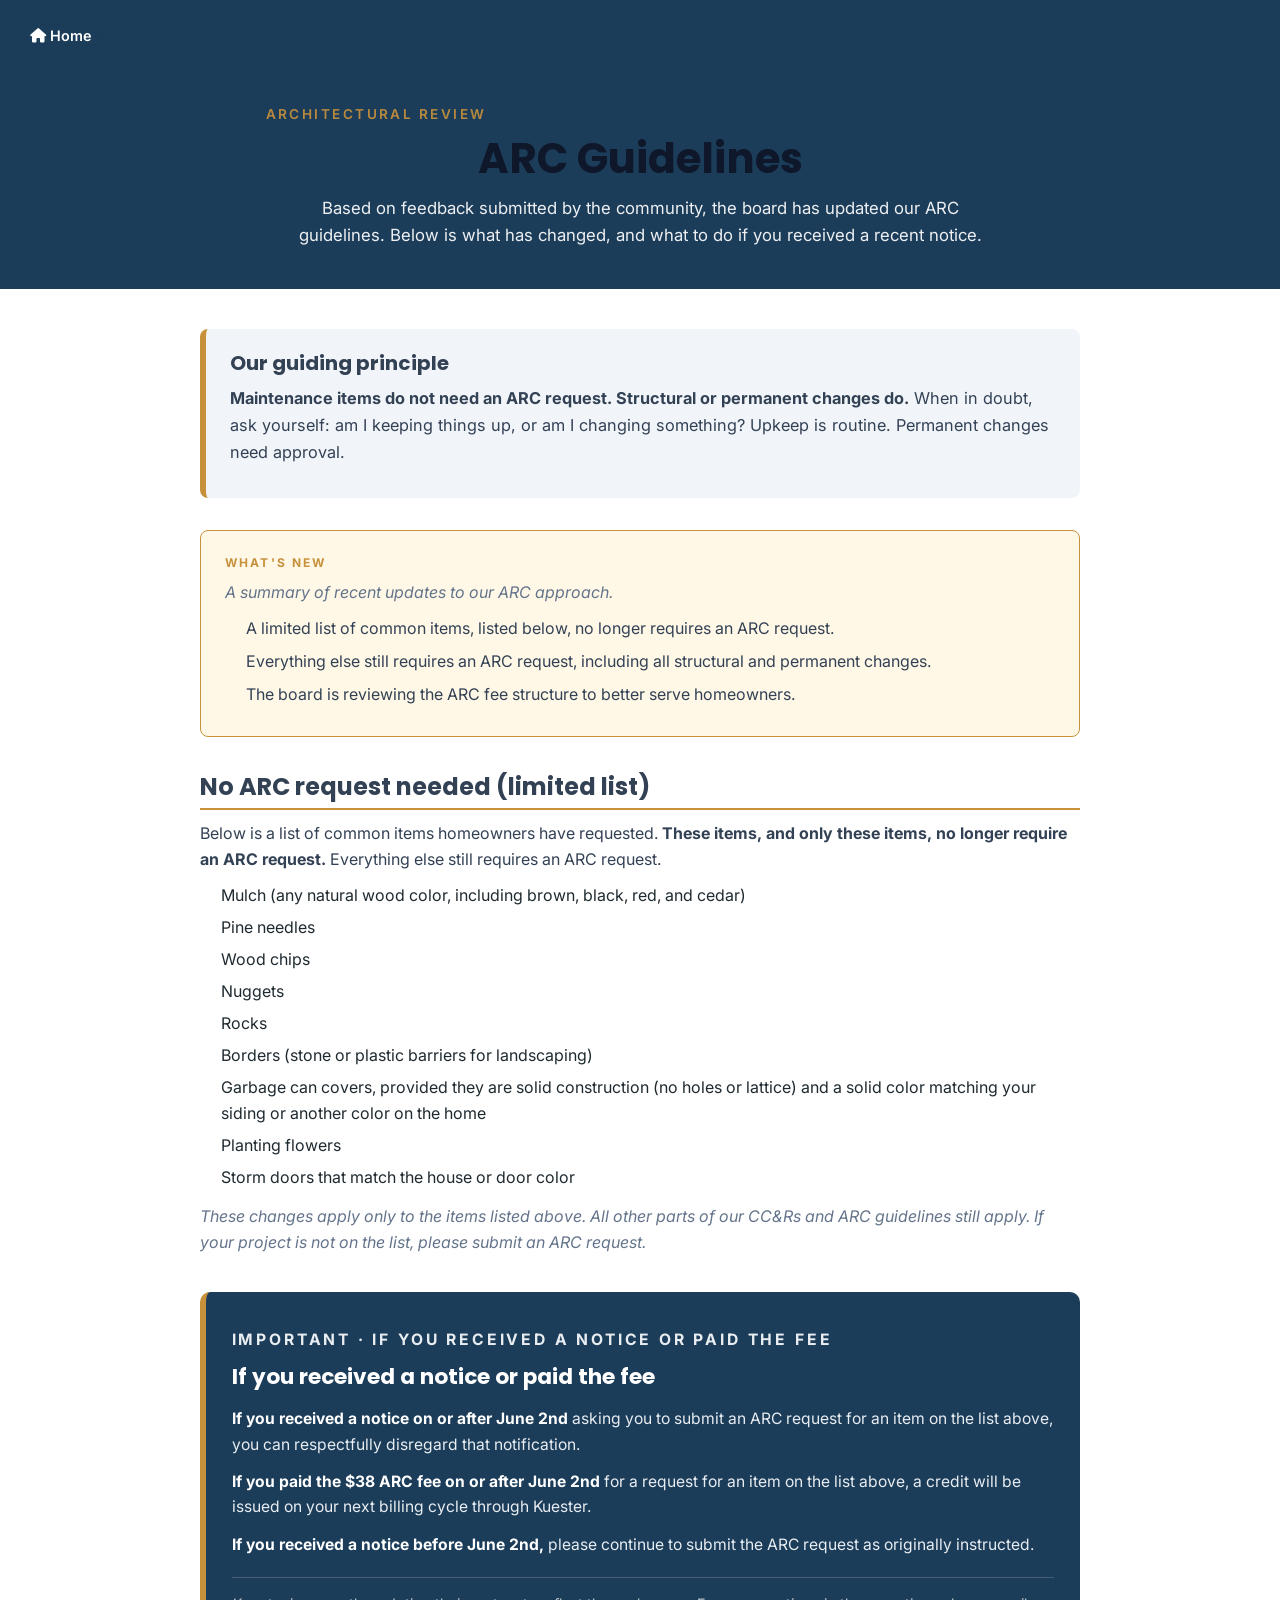
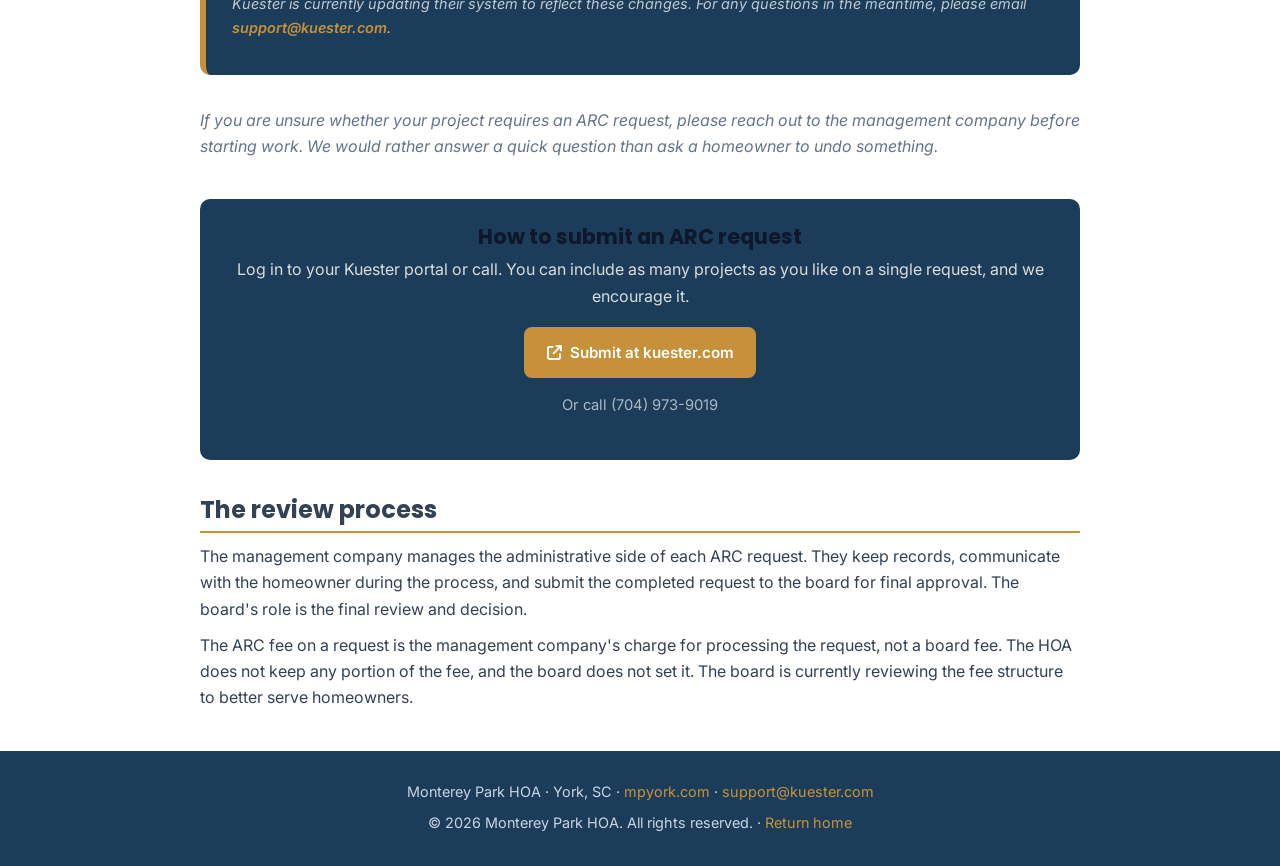
<file: arc.html>
<!DOCTYPE html>
<html lang="en">
<head>
  <meta charset="UTF-8">
  <meta name="viewport" content="width=device-width, initial-scale=1.0">
  <meta name="description" content="Monterey Park HOA - Architectural Review (ARC) Guidelines">
  <title>ARC Guidelines | Monterey Park HOA</title>
  <link rel="preconnect" href="https://fonts.googleapis.com">
  <link rel="preconnect" href="https://fonts.gstatic.com" crossorigin>
  <link href="https://fonts.googleapis.com/css2?family=Inter:wght@400;500;600;700&family=Poppins:wght@600;700;800&display=swap" rel="stylesheet">
  <link rel="stylesheet" href="https://cdnjs.cloudflare.com/ajax/libs/font-awesome/6.5.1/css/all.min.css">
  <link rel="stylesheet" href="style.css">
  <meta name="robots" content="noindex, nofollow, noarchive, nosnippet">
  <meta name="googlebot" content="noindex, nofollow">
  <meta name="bingbot" content="noindex, nofollow">
  <style>
    :root {
      --mp-navy: #1C3D5A;
      --mp-teal: #2E7D8A;
      --mp-gold: #C7913B;
      --mp-ink: #1F2A30;
      --mp-green: #16a34a;
      --mp-light: #f1f5f9;
      --mp-slate: #334155;
      --mp-subtle: #64748b;
    }
    /* small home link top-left, matching board page */
    .home-link {
      position: fixed;
      top: 1rem;
      left: 1rem;
      z-index: 10;
      background: rgba(28, 61, 90, 0.92);
      color: #fff;
      padding: 0.5rem 0.9rem;
      border-radius: 999px;
      font-family: 'Inter', sans-serif;
      font-size: 0.9rem;
      font-weight: 600;
      text-decoration: none;
      backdrop-filter: blur(6px);
    }
    .home-link:hover { background: var(--mp-navy); }
    /* hero */
    .arc-hero {
      background: var(--mp-navy);
      color: #fff;
      padding: 6.5rem 1rem 2.5rem;
      text-align: center;
    }
    .arc-hero .eyebrow {
      font-family: 'Inter', sans-serif;
      font-size: 0.85rem;
      font-weight: 600;
      letter-spacing: 0.18em;
      text-transform: uppercase;
      color: var(--mp-gold);
      margin: 0 0 0.6rem;
    }
    .arc-hero h1 {
      font-family: 'Poppins', sans-serif;
      font-size: clamp(1.8rem, 5vw, 2.6rem);
      margin: 0 0 0.75rem;
      line-height: 1.15;
    }
    .arc-hero p {
      max-width: 720px;
      margin: 0 auto;
      font-size: 1.05rem;
      line-height: 1.6;
      opacity: 0.92;
    }
    .arc-actions {
      display: flex;
      flex-wrap: wrap;
      gap: 0.75rem;
      justify-content: center;
      margin-top: 1.75rem;
    }
    .btn {
      display: inline-flex;
      align-items: center;
      gap: 0.5rem;
      padding: 0.7rem 1.3rem;
      border-radius: 8px;
      font-family: 'Inter', sans-serif;
      font-weight: 600;
      font-size: 0.95rem;
      text-decoration: none;
      border: 2px solid transparent;
      transition: opacity 0.15s ease;
    }
    .btn:hover { opacity: 0.9; }
    .btn-gold { background: var(--mp-gold); border-color: var(--mp-gold); color: #fff; }
    .btn-outline-light { background: transparent; border-color: rgba(255,255,255,0.6); color: #fff; }
    /* main content wrapper */
    .arc-wrap {
      max-width: 920px;
      margin: 2.5rem auto;
      padding: 0 1.25rem;
      font-family: 'Inter', sans-serif;
      color: var(--mp-ink);
      line-height: 1.65;
    }
    /* guiding principle callout */
    .principle {
      background: var(--mp-light);
      border-left: 6px solid var(--mp-gold);
      border-radius: 8px;
      padding: 1.4rem 1.5rem;
      margin: 0 0 2rem;
    }
    .principle h2 {
      font-family: 'Poppins', sans-serif;
      font-size: 1.25rem;
      margin: 0 0 0.5rem;
      color: var(--mp-slate);
    }
    .principle p {
      margin: 0;
      color: var(--mp-slate);
      font-size: 1.02rem;
    }
    .principle strong { color: var(--mp-slate); }
    /* "what's new" highlight */
    .whats-new {
      background: #fff8e7;
      border: 1.5px solid var(--mp-gold);
      border-radius: 8px;
      padding: 1.4rem 1.5rem;
      margin: 0 0 2.25rem;
    }
    .whats-new .tag {
      font-family: 'Inter', sans-serif;
      font-size: 0.75rem;
      letter-spacing: 0.18em;
      text-transform: uppercase;
      color: var(--mp-gold);
      font-weight: 700;
      margin: 0 0 0.4rem;
    }
    .whats-new ul {
      margin: 0.6rem 0 0;
      padding-left: 1.3rem;
    }
    .whats-new li {
      margin: 0.4rem 0;
      color: var(--mp-slate);
    }
    /* prominent notice/fee callout at top */
    .notice-card {
      background: var(--mp-navy);
      color: #fff;
      border-radius: 10px;
      padding: 1.5rem 1.6rem;
      margin: 0 0 2rem;
      border-left: 6px solid var(--mp-gold);
    }
    .notice-card .notice-tag {
      font-family: 'Inter', sans-serif;
      font-size: 0.75rem;
      letter-spacing: 0.18em;
      text-transform: uppercase;
      color: var(--mp-gold);
      font-weight: 700;
      margin: 0 0 0.4rem;
    }
    .notice-card h2 {
      font-family: 'Poppins', sans-serif;
      font-size: 1.35rem;
      margin: 0 0 1rem;
      color: #fff;
      padding: 0;
      border: none;
    }
    .arc-wrap .notice-card p {
      color: #e8edf1;
      margin: 0.7rem 0;
      font-size: 0.98rem;
    }
    .arc-wrap .notice-card p strong { color: #fff; }
    .arc-wrap .notice-card .note {
      margin-top: 1.2rem;
      padding-top: 0.9rem;
      border-top: 1px solid rgba(255,255,255,0.18);
      font-style: italic;
      font-size: 0.9rem;
      color: #c2cad2;
    }
    .arc-wrap .notice-card .note a { color: var(--mp-gold); font-weight: 600; }
    /* section heading */
    .arc-wrap h2.section-h {
      font-family: 'Poppins', sans-serif;
      font-size: 1.5rem;
      color: var(--mp-slate);
      margin: 2.25rem 0 0.5rem;
      padding-bottom: 0.4rem;
      border-bottom: 2px solid var(--mp-gold);
    }
    .arc-wrap p { color: var(--mp-slate); margin: 0.6rem 0; }
    /* two-column comparison */
    .compare {
      display: grid;
      grid-template-columns: 1fr 1fr;
      gap: 1rem;
      margin: 1.25rem 0 2rem;
    }
    @media (max-width: 640px) {
      .compare { grid-template-columns: 1fr; }
    }
    .compare-card {
      border-radius: 10px;
      overflow: hidden;
      box-shadow: 0 1px 3px rgba(0,0,0,0.06);
    }
    .compare-head {
      padding: 0.9rem 1.1rem;
      color: #fff;
      font-family: 'Poppins', sans-serif;
      font-weight: 700;
      font-size: 1.1rem;
      text-align: center;
    }
    .compare-head.go { background: var(--mp-green); }
    .compare-head.req { background: var(--mp-slate); }
    .compare-body {
      background: var(--mp-light);
      padding: 1rem 1.25rem;
    }
    .compare-body ul { margin: 0; padding-left: 1.1rem; }
    .compare-body li { margin: 0.45rem 0; color: var(--mp-slate); }
    /* item bullets in lists */
    .arc-wrap ul.detail { padding-left: 1.3rem; }
    .arc-wrap ul.detail li { margin: 0.35rem 0; }
    /* submit callout */
    .submit-card {
      background: var(--mp-navy);
      color: #fff;
      border-radius: 10px;
      padding: 1.6rem 1.6rem;
      margin: 2.5rem 0 2rem;
      text-align: center;
    }
    .submit-card h3 {
      font-family: 'Poppins', sans-serif;
      font-size: 1.3rem;
      margin: 0 0 0.4rem;
    }
    .submit-card p {
      color: #d8dedc;
      margin: 0 0 1.1rem;
    }
    .submit-card .btn { background: var(--mp-gold); color: #fff; border-color: var(--mp-gold); }
    /* footer (matches site) */
    .footer {
      background: var(--mp-navy);
      color: #cbd5e1;
      padding: 1.8rem 1rem 2rem;
      text-align: center;
      font-family: 'Inter', sans-serif;
      font-size: 0.9rem;
    }
    .footer a { color: var(--mp-gold); text-decoration: none; }
  </style>
</head>
<body>
  <a href="index.html" class="home-link"><i class="fa-solid fa-house"></i> Home</a>
  <section class="arc-hero">
    <p class="eyebrow">Architectural Review</p>
    <h1>ARC Guidelines</h1>
    <p>Based on feedback submitted by the community, the board has updated our ARC guidelines. Below is what has changed, and what to do if you received a recent notice.</p>
  </section>
  <div class="arc-wrap">
    <!-- Guiding principle callout -->
    <div class="principle">
      <h2>Our guiding principle</h2>
      <p><strong>Maintenance items do not need an ARC request. Structural or permanent changes do.</strong> When in doubt, ask yourself: am I keeping things up, or am I changing something? Upkeep is routine. Permanent changes need approval.</p>
    </div>
    <!-- What's New -->
    <div class="whats-new">
      <p class="tag">What's New</p>
      <p style="margin:0;color:#64748b;font-style:italic">A summary of recent updates to our ARC approach.</p>
      <ul>
        <li>A limited list of common items, listed below, no longer requires an ARC request.</li>
        <li>Everything else still requires an ARC request, including all structural and permanent changes.</li>
        <li>The board is reviewing the ARC fee structure to better serve homeowners.</li>
      </ul>
    </div>
    <!-- No ARC needed (closed list) -->
    <h2 class="section-h">No ARC request needed (limited list)</h2>
    <p>Below is a list of common items homeowners have requested. <strong>These items, and only these items, no longer require an ARC request.</strong> Everything else still requires an ARC request.</p>
    <ul class="detail">
      <li>Mulch (any natural wood color, including brown, black, red, and cedar)</li>
      <li>Pine needles</li>
      <li>Wood chips</li>
      <li>Nuggets</li>
      <li>Rocks</li>
      <li>Borders (stone or plastic barriers for landscaping)</li>
      <li>Garbage can covers, provided they are solid construction (no holes or lattice) and a solid color matching your siding or another color on the home</li>
      <li>Planting flowers</li>
      <li>Storm doors that match the house or door color</li>
    </ul>
    <p style="font-style:italic;color:var(--mp-subtle);margin-top:0.75rem">These changes apply only to the items listed above. All other parts of our CC&amp;Rs and ARC guidelines still apply. If your project is not on the list, please submit an ARC request.</p>
    <!-- Prominent notice/fee callout -->
    <div class="notice-card" style="margin-top:2.25rem">
      <p class="notice-tag">Important &middot; If you received a notice or paid the fee</p>
      <h2>If you received a notice or paid the fee</h2>
      <p><strong>If you received a notice on or after June 2nd</strong> asking you to submit an ARC request for an item on the list above, you can respectfully disregard that notification.</p>
      <p><strong>If you paid the $38 ARC fee on or after June 2nd</strong> for a request for an item on the list above, a credit will be issued on your next billing cycle through Kuester.</p>
      <p><strong>If you received a notice before June 2nd,</strong> please continue to submit the ARC request as originally instructed.</p>
      <p class="note">Kuester is currently updating their system to reflect these changes. For any questions in the meantime, please email <a href="mailto:support@kuester.com">support@kuester.com</a>.</p>
    </div>
    <!-- When in doubt note -->
    <p style="margin-top:1.5rem;font-style:italic;color:var(--mp-subtle)">If you are unsure whether your project requires an ARC request, please reach out to the management company before starting work. We would rather answer a quick question than ask a homeowner to undo something.</p>
    <!-- Submit -->
    <div class="submit-card" id="submit">
      <h3>How to submit an ARC request</h3>
      <p>Log in to your Kuester portal or call. You can include as many projects as you like on a single request, and we encourage it.</p>
      <a href="https://www.kuester.com" class="btn"><i class="fa-solid fa-arrow-up-right-from-square"></i> Submit at kuester.com</a>
      <p style="margin-top:0.9rem;font-size:0.92rem;color:#aab8c0">Or call (704) 973-9019</p>
    </div>
    <!-- Review process -->
    <h2 class="section-h">The review process</h2>
    <p>The management company manages the administrative side of each ARC request. They keep records, communicate with the homeowner during the process, and submit the completed request to the board for final approval. The board's role is the final review and decision.</p>
    <p>The ARC fee on a request is the management company's charge for processing the request, not a board fee. The HOA does not keep any portion of the fee, and the board does not set it. The board is currently reviewing the fee structure to better serve homeowners.</p>
  </div>
  <footer class="footer">
    <p>Monterey Park HOA &middot; York, SC &middot; <a href="https://mpyork.com">mpyork.com</a> &middot; <a href="mailto:support@kuester.com">support@kuester.com</a></p>
    <p style="margin-top:0.5rem">&copy; <span id="currentYear"></span> Monterey Park HOA. All rights reserved. &middot; <a href="index.html">Return home</a></p>
  </footer>
  <script>document.getElementById('currentYear').textContent = new Date().getFullYear();</script>
</body>
</html>
</file>
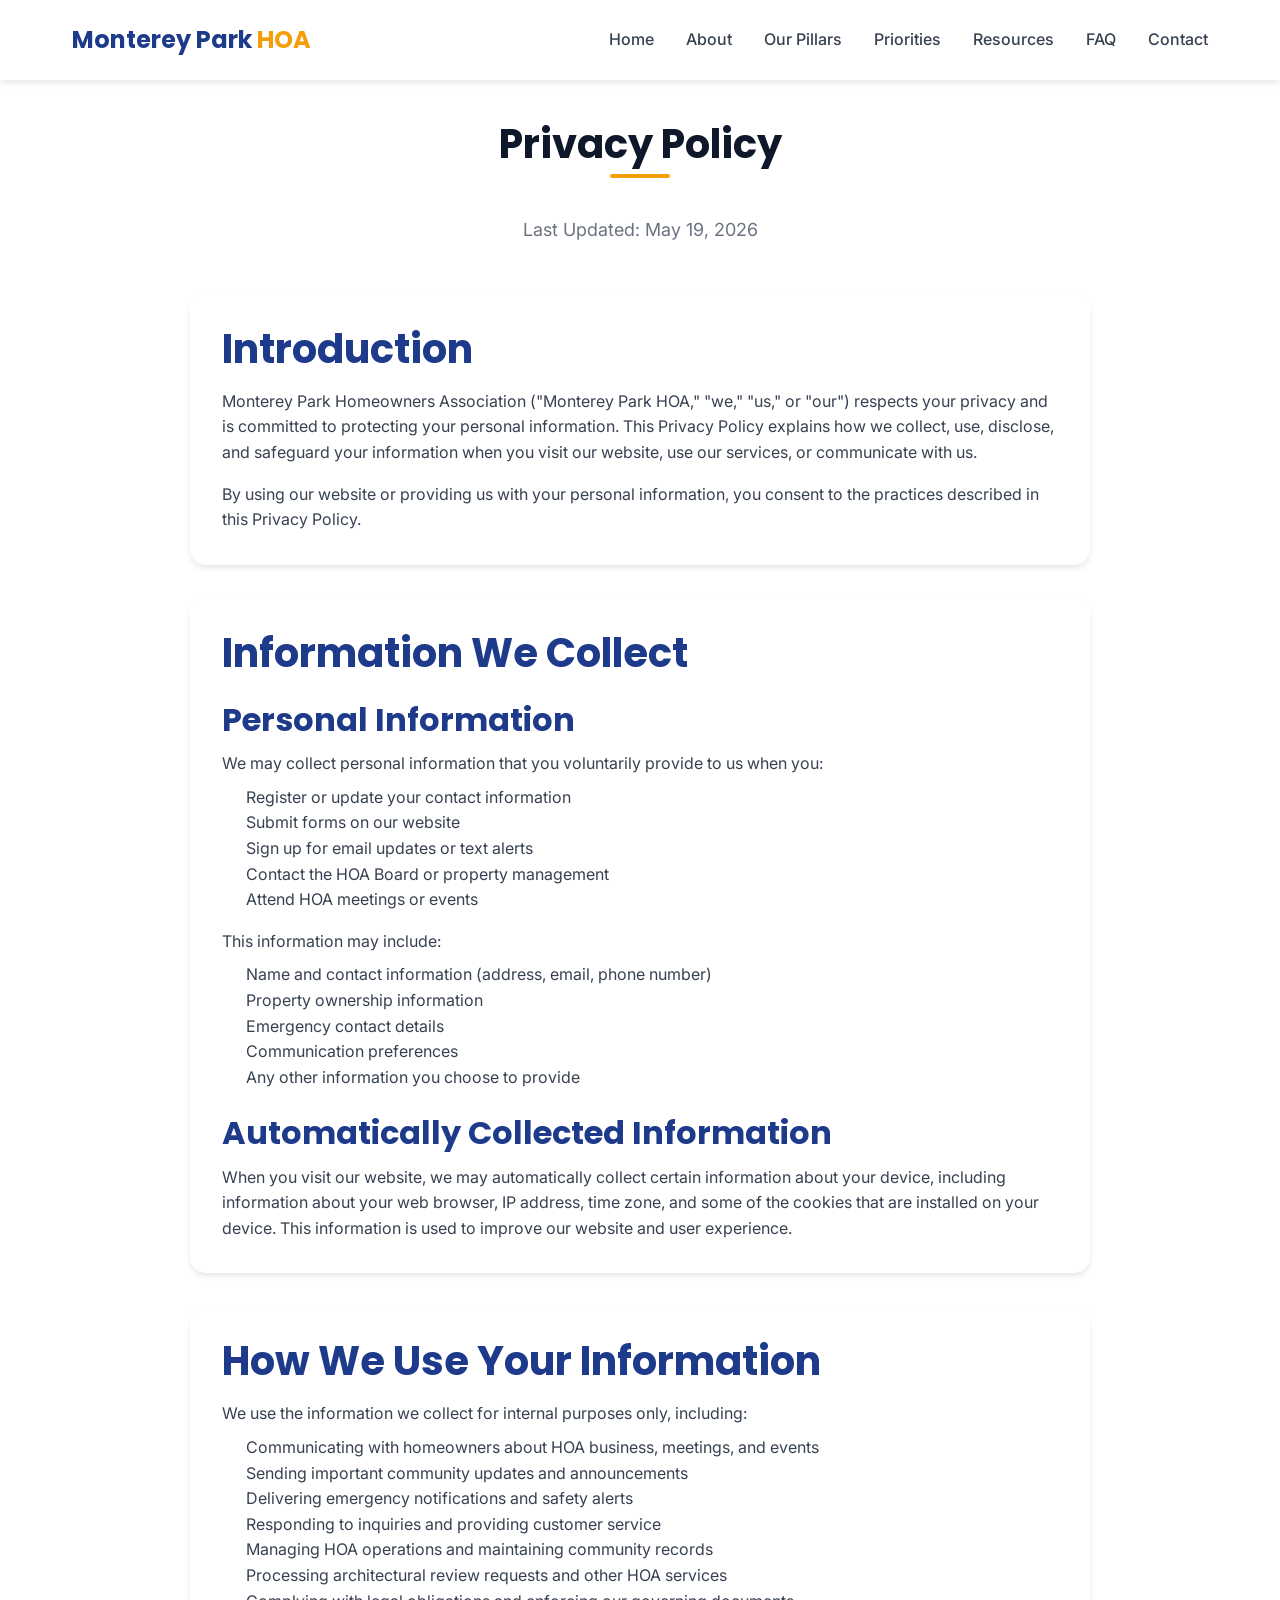
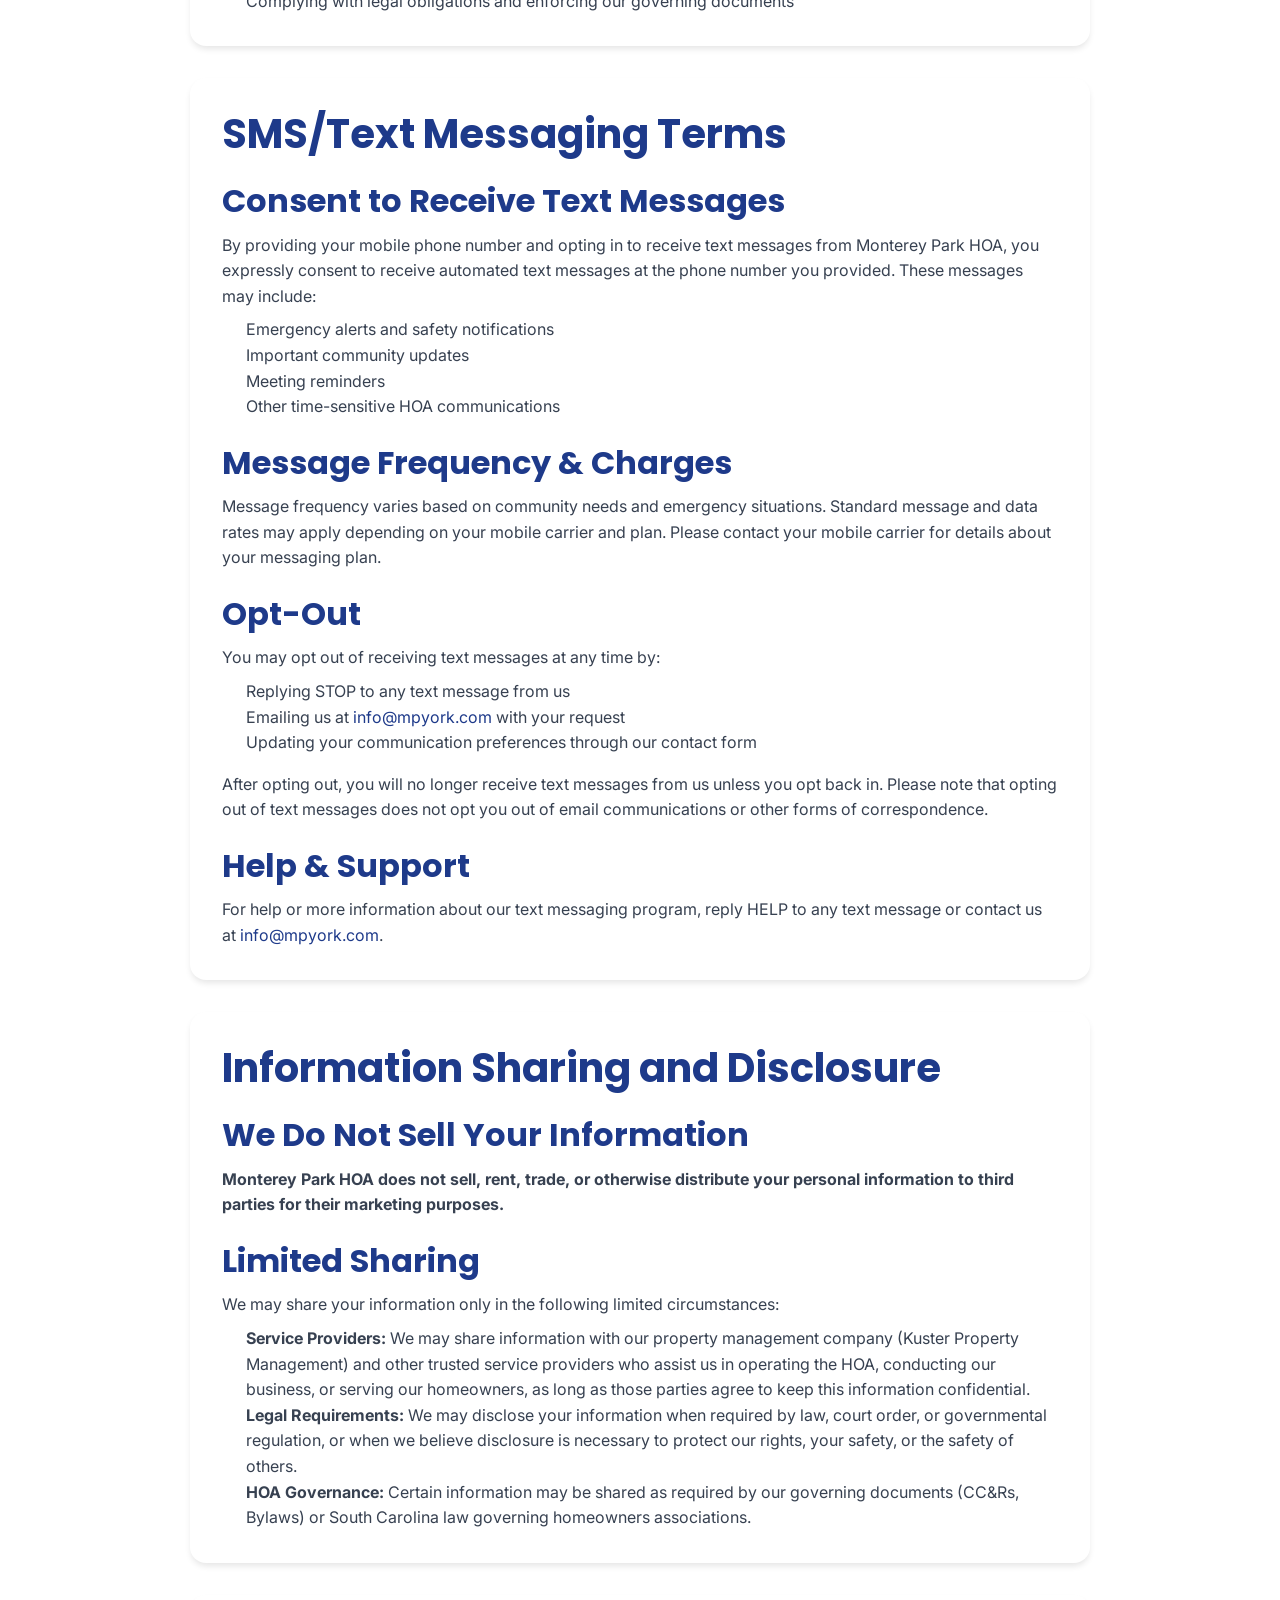
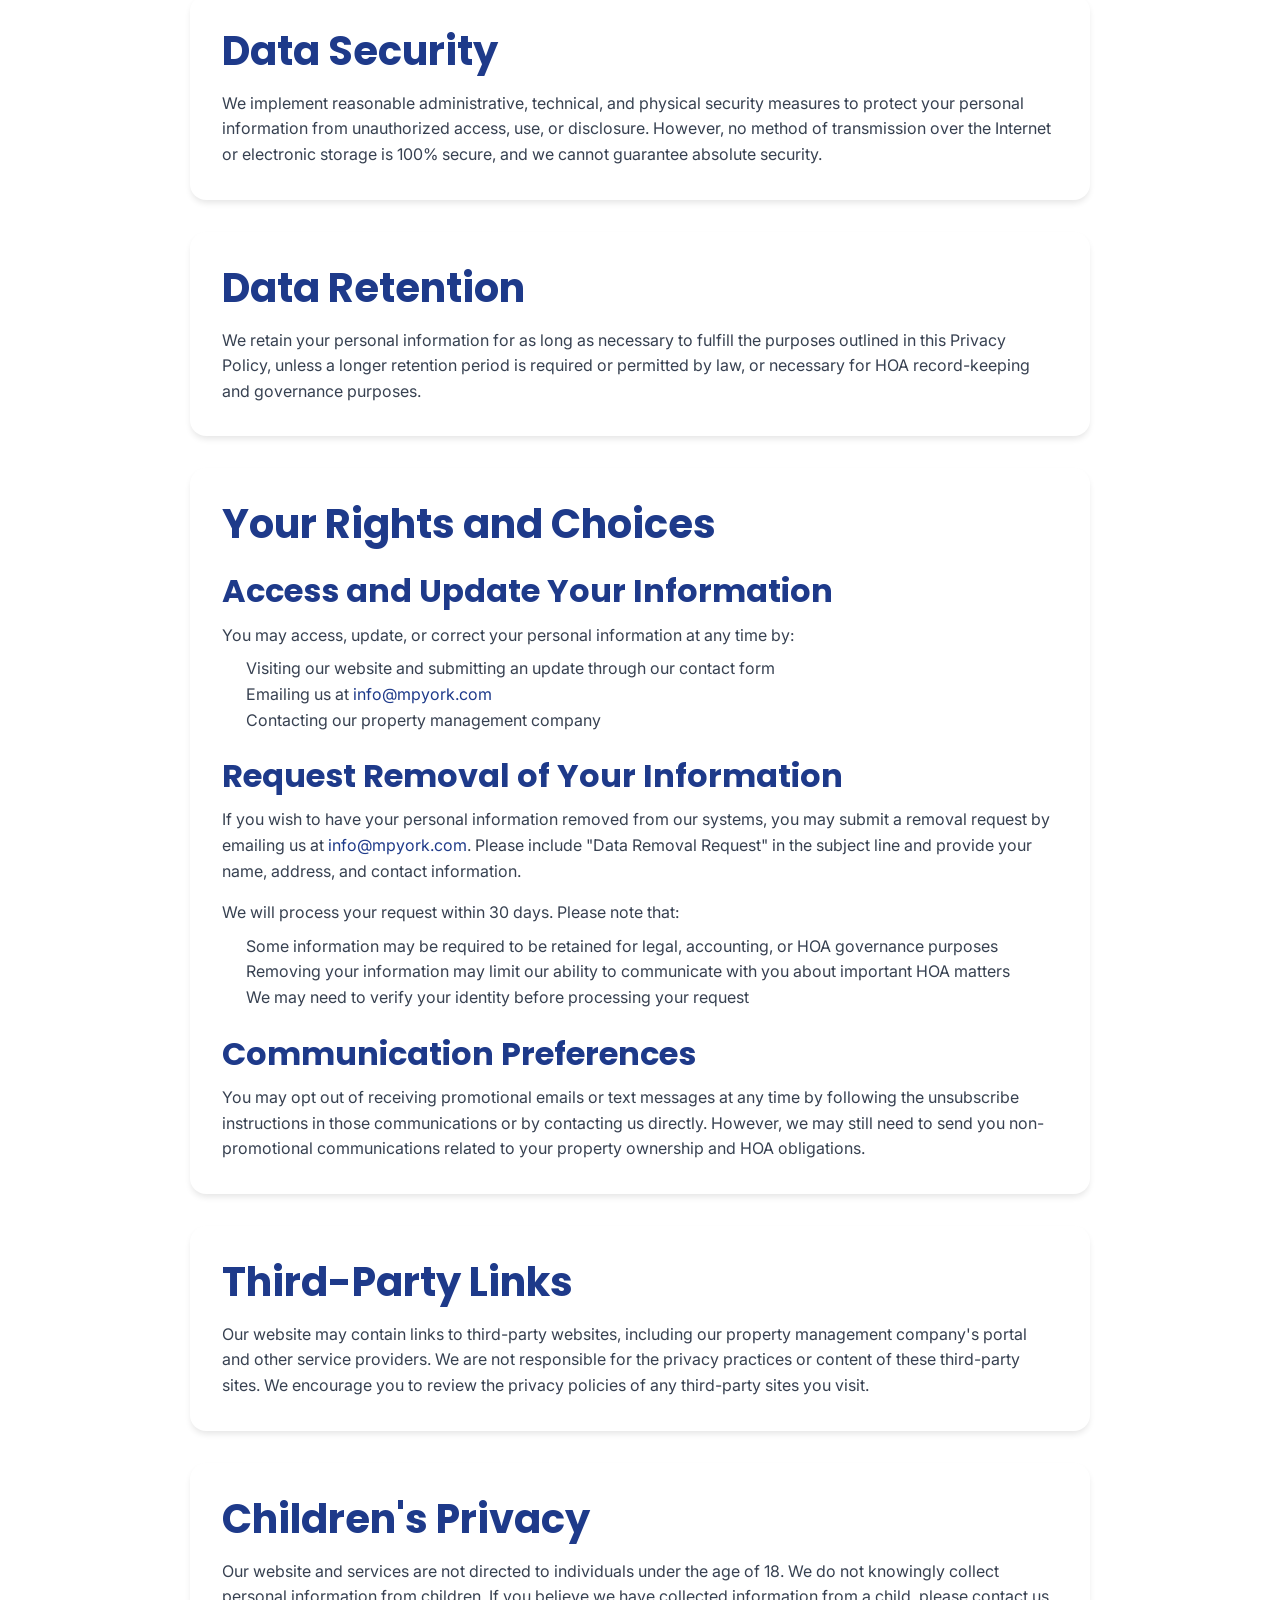
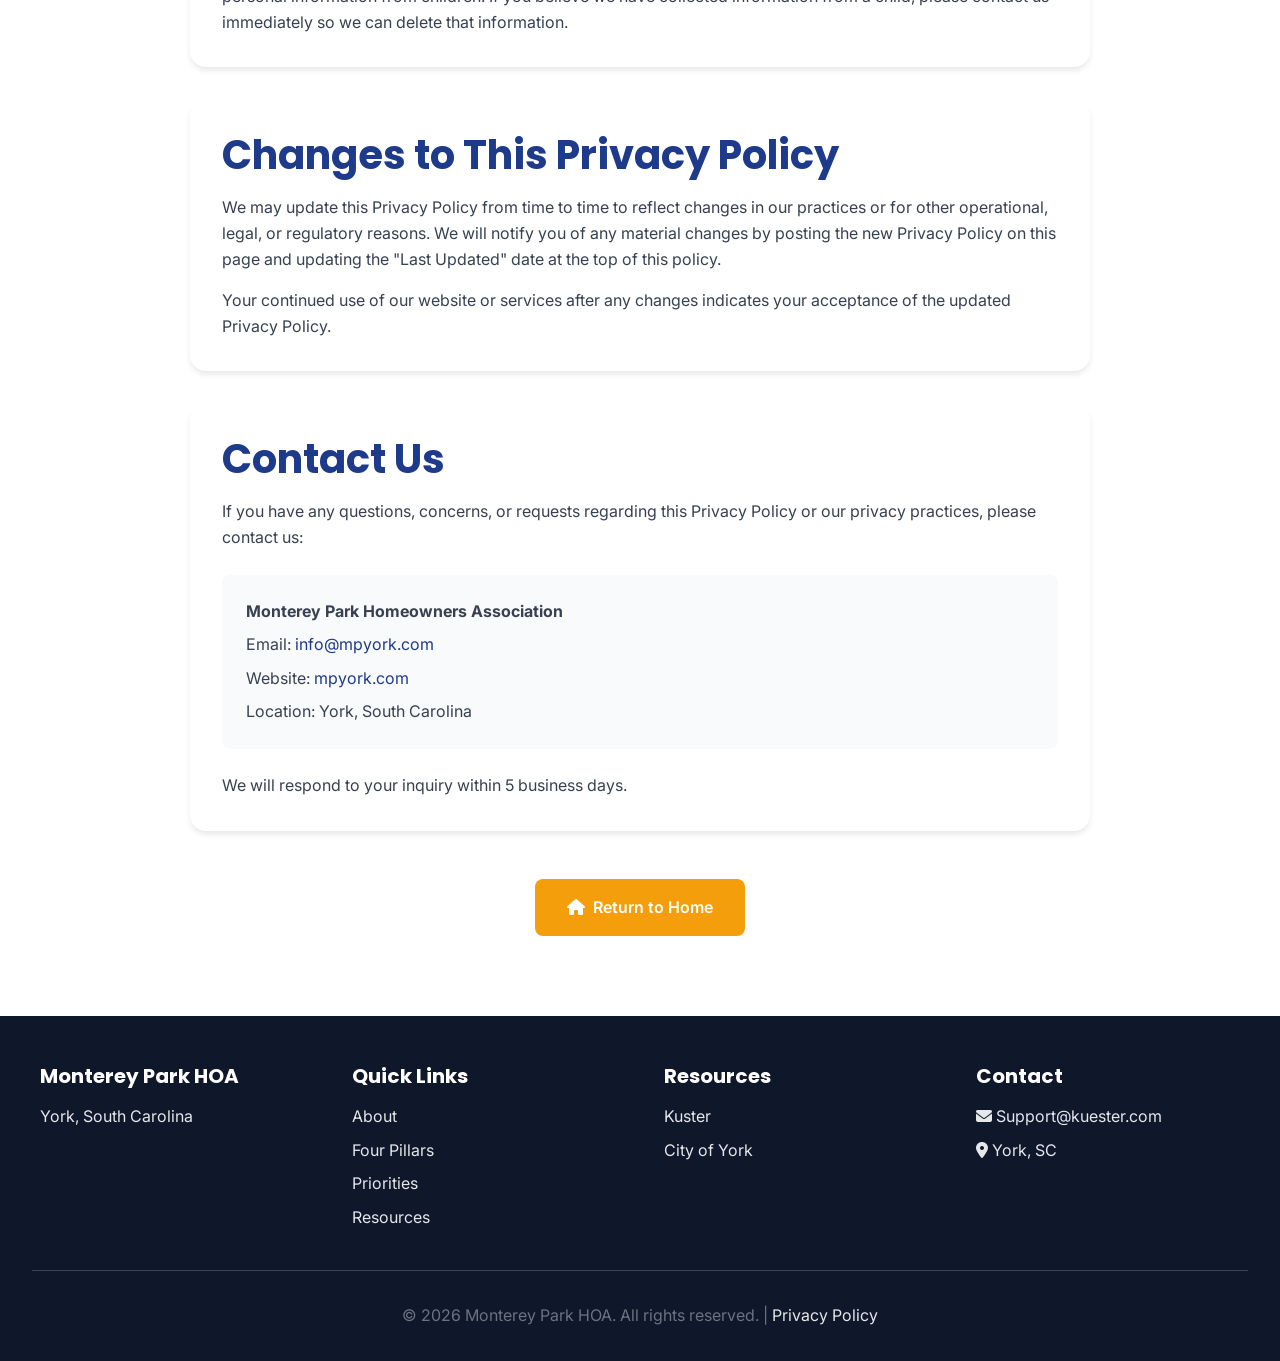
<file: privacy.html>
<!DOCTYPE html>
<html lang="en">
<head>
  <meta charset="UTF-8">
  <meta name="viewport" content="width=device-width, initial-scale=1.0">
  
  <!-- Anti-Scraping Meta Tags -->
  <meta name="robots" content="noindex, nofollow, noarchive, nosnippet">
  <meta name="googlebot" content="noindex, nofollow">
  <meta name="bingbot" content="noindex, nofollow">
  <meta name="description" content="Monterey Park HOA Privacy Policy - How we collect, use, and protect your personal information">
  <title>Privacy Policy | Monterey Park HOA</title>
  
  <link rel="preconnect" href="https://fonts.googleapis.com">
  <link rel="preconnect" href="https://fonts.gstatic.com" crossorigin>
  <link href="https://fonts.googleapis.com/css2?family=Inter:wght@400;500;600;700&family=Poppins:wght@600;700;800&display=swap" rel="stylesheet">
  <link rel="stylesheet" href="https://cdnjs.cloudflare.com/ajax/libs/font-awesome/6.5.1/css/all.min.css">
  <link rel="stylesheet" href="style.css">
</head>
<body>

  <nav class="navbar">
    <div class="nav-container">
      <a href="index.html" class="logo">Monterey Park <span>HOA</span></a>
      <ul class="nav-menu">
        <li><a href="index.html#home">Home</a></li>
        <li><a href="index.html#about">About</a></li>
        <li><a href="index.html#pillars">Our Pillars</a></li>
        <li><a href="index.html#priorities">Priorities</a></li>
        <li><a href="index.html#resources">Resources</a></li>
        <li><a href="index.html#faq">FAQ</a></li>
        <li><a href="index.html#contact">Contact</a></li>
      </ul>
      <button class="nav-toggle"><i class="fas fa-bars"></i></button>
    </div>
  </nav>

  <section class="section" style="padding-top: 120px;">
    <div class="container" style="max-width: 900px;">
      <div class="section-header">
        <h1 class="section-title">Privacy Policy</h1>
        <p class="section-subtitle">Last Updated: May 19, 2026</p>
      </div>

      <div class="card" style="margin-bottom: 2rem;">
        <h2 style="color: var(--primary-blue); margin-bottom: 1rem;">Introduction</h2>
        <p>Monterey Park Homeowners Association ("Monterey Park HOA," "we," "us," or "our") respects your privacy and is committed to protecting your personal information. This Privacy Policy explains how we collect, use, disclose, and safeguard your information when you visit our website, use our services, or communicate with us.</p>
        <p style="margin-top: 1rem;">By using our website or providing us with your personal information, you consent to the practices described in this Privacy Policy.</p>
      </div>

      <div class="card" style="margin-bottom: 2rem;">
        <h2 style="color: var(--primary-blue); margin-bottom: 1rem;">Information We Collect</h2>
        
        <h3 style="margin-top: 1.5rem; margin-bottom: 0.75rem;">Personal Information</h3>
        <p>We may collect personal information that you voluntarily provide to us when you:</p>
        <ul style="margin-top: 0.5rem; margin-left: 1.5rem;">
          <li>Register or update your contact information</li>
          <li>Submit forms on our website</li>
          <li>Sign up for email updates or text alerts</li>
          <li>Contact the HOA Board or property management</li>
          <li>Attend HOA meetings or events</li>
        </ul>
        
        <p style="margin-top: 1rem;">This information may include:</p>
        <ul style="margin-top: 0.5rem; margin-left: 1.5rem;">
          <li>Name and contact information (address, email, phone number)</li>
          <li>Property ownership information</li>
          <li>Emergency contact details</li>
          <li>Communication preferences</li>
          <li>Any other information you choose to provide</li>
        </ul>

        <h3 style="margin-top: 1.5rem; margin-bottom: 0.75rem;">Automatically Collected Information</h3>
        <p>When you visit our website, we may automatically collect certain information about your device, including information about your web browser, IP address, time zone, and some of the cookies that are installed on your device. This information is used to improve our website and user experience.</p>
      </div>

      <div class="card" style="margin-bottom: 2rem;">
        <h2 style="color: var(--primary-blue); margin-bottom: 1rem;">How We Use Your Information</h2>
        <p>We use the information we collect for internal purposes only, including:</p>
        <ul style="margin-top: 0.5rem; margin-left: 1.5rem;">
          <li>Communicating with homeowners about HOA business, meetings, and events</li>
          <li>Sending important community updates and announcements</li>
          <li>Delivering emergency notifications and safety alerts</li>
          <li>Responding to inquiries and providing customer service</li>
          <li>Managing HOA operations and maintaining community records</li>
          <li>Processing architectural review requests and other HOA services</li>
          <li>Complying with legal obligations and enforcing our governing documents</li>
        </ul>
      </div>

      <div class="card" style="margin-bottom: 2rem;">
        <h2 style="color: var(--primary-blue); margin-bottom: 1rem;">SMS/Text Messaging Terms</h2>
        
        <h3 style="margin-top: 1.5rem; margin-bottom: 0.75rem;">Consent to Receive Text Messages</h3>
        <p>By providing your mobile phone number and opting in to receive text messages from Monterey Park HOA, you expressly consent to receive automated text messages at the phone number you provided. These messages may include:</p>
        <ul style="margin-top: 0.5rem; margin-left: 1.5rem;">
          <li>Emergency alerts and safety notifications</li>
          <li>Important community updates</li>
          <li>Meeting reminders</li>
          <li>Other time-sensitive HOA communications</li>
        </ul>

        <h3 style="margin-top: 1.5rem; margin-bottom: 0.75rem;">Message Frequency & Charges</h3>
        <p>Message frequency varies based on community needs and emergency situations. Standard message and data rates may apply depending on your mobile carrier and plan. Please contact your mobile carrier for details about your messaging plan.</p>

        <h3 style="margin-top: 1.5rem; margin-bottom: 0.75rem;">Opt-Out</h3>
        <p>You may opt out of receiving text messages at any time by:</p>
        <ul style="margin-top: 0.5rem; margin-left: 1.5rem;">
          <li>Replying STOP to any text message from us</li>
          <li>Emailing us at <a href="mailto:info@mpyork.com">info@mpyork.com</a> with your request</li>
          <li>Updating your communication preferences through our contact form</li>
        </ul>
        <p style="margin-top: 1rem;">After opting out, you will no longer receive text messages from us unless you opt back in. Please note that opting out of text messages does not opt you out of email communications or other forms of correspondence.</p>

        <h3 style="margin-top: 1.5rem; margin-bottom: 0.75rem;">Help & Support</h3>
        <p>For help or more information about our text messaging program, reply HELP to any text message or contact us at <a href="mailto:info@mpyork.com">info@mpyork.com</a>.</p>
      </div>

      <div class="card" style="margin-bottom: 2rem;">
        <h2 style="color: var(--primary-blue); margin-bottom: 1rem;">Information Sharing and Disclosure</h2>
        
        <h3 style="margin-top: 1.5rem; margin-bottom: 0.75rem;">We Do Not Sell Your Information</h3>
        <p><strong>Monterey Park HOA does not sell, rent, trade, or otherwise distribute your personal information to third parties for their marketing purposes.</strong></p>

        <h3 style="margin-top: 1.5rem; margin-bottom: 0.75rem;">Limited Sharing</h3>
        <p>We may share your information only in the following limited circumstances:</p>
        <ul style="margin-top: 0.5rem; margin-left: 1.5rem;">
          <li><strong>Service Providers:</strong> We may share information with our property management company (Kuster Property Management) and other trusted service providers who assist us in operating the HOA, conducting our business, or serving our homeowners, as long as those parties agree to keep this information confidential.</li>
          <li><strong>Legal Requirements:</strong> We may disclose your information when required by law, court order, or governmental regulation, or when we believe disclosure is necessary to protect our rights, your safety, or the safety of others.</li>
          <li><strong>HOA Governance:</strong> Certain information may be shared as required by our governing documents (CC&Rs, Bylaws) or South Carolina law governing homeowners associations.</li>
        </ul>
      </div>

      <div class="card" style="margin-bottom: 2rem;">
        <h2 style="color: var(--primary-blue); margin-bottom: 1rem;">Data Security</h2>
        <p>We implement reasonable administrative, technical, and physical security measures to protect your personal information from unauthorized access, use, or disclosure. However, no method of transmission over the Internet or electronic storage is 100% secure, and we cannot guarantee absolute security.</p>
      </div>

      <div class="card" style="margin-bottom: 2rem;">
        <h2 style="color: var(--primary-blue); margin-bottom: 1rem;">Data Retention</h2>
        <p>We retain your personal information for as long as necessary to fulfill the purposes outlined in this Privacy Policy, unless a longer retention period is required or permitted by law, or necessary for HOA record-keeping and governance purposes.</p>
      </div>

      <div class="card" style="margin-bottom: 2rem;">
        <h2 style="color: var(--primary-blue); margin-bottom: 1rem;">Your Rights and Choices</h2>
        
        <h3 style="margin-top: 1.5rem; margin-bottom: 0.75rem;">Access and Update Your Information</h3>
        <p>You may access, update, or correct your personal information at any time by:</p>
        <ul style="margin-top: 0.5rem; margin-left: 1.5rem;">
          <li>Visiting our website and submitting an update through our contact form</li>
          <li>Emailing us at <a href="mailto:info@mpyork.com">info@mpyork.com</a></li>
          <li>Contacting our property management company</li>
        </ul>

        <h3 style="margin-top: 1.5rem; margin-bottom: 0.75rem;">Request Removal of Your Information</h3>
        <p>If you wish to have your personal information removed from our systems, you may submit a removal request by emailing us at <a href="mailto:info@mpyork.com">info@mpyork.com</a>. Please include "Data Removal Request" in the subject line and provide your name, address, and contact information.</p>
        <p style="margin-top: 1rem;">We will process your request within 30 days. Please note that:</p>
        <ul style="margin-top: 0.5rem; margin-left: 1.5rem;">
          <li>Some information may be required to be retained for legal, accounting, or HOA governance purposes</li>
          <li>Removing your information may limit our ability to communicate with you about important HOA matters</li>
          <li>We may need to verify your identity before processing your request</li>
        </ul>

        <h3 style="margin-top: 1.5rem; margin-bottom: 0.75rem;">Communication Preferences</h3>
        <p>You may opt out of receiving promotional emails or text messages at any time by following the unsubscribe instructions in those communications or by contacting us directly. However, we may still need to send you non-promotional communications related to your property ownership and HOA obligations.</p>
      </div>

      <div class="card" style="margin-bottom: 2rem;">
        <h2 style="color: var(--primary-blue); margin-bottom: 1rem;">Third-Party Links</h2>
        <p>Our website may contain links to third-party websites, including our property management company's portal and other service providers. We are not responsible for the privacy practices or content of these third-party sites. We encourage you to review the privacy policies of any third-party sites you visit.</p>
      </div>

      <div class="card" style="margin-bottom: 2rem;">
        <h2 style="color: var(--primary-blue); margin-bottom: 1rem;">Children's Privacy</h2>
        <p>Our website and services are not directed to individuals under the age of 18. We do not knowingly collect personal information from children. If you believe we have collected information from a child, please contact us immediately so we can delete that information.</p>
      </div>

      <div class="card" style="margin-bottom: 2rem;">
        <h2 style="color: var(--primary-blue); margin-bottom: 1rem;">Changes to This Privacy Policy</h2>
        <p>We may update this Privacy Policy from time to time to reflect changes in our practices or for other operational, legal, or regulatory reasons. We will notify you of any material changes by posting the new Privacy Policy on this page and updating the "Last Updated" date at the top of this policy.</p>
        <p style="margin-top: 1rem;">Your continued use of our website or services after any changes indicates your acceptance of the updated Privacy Policy.</p>
      </div>

      <div class="card" style="margin-bottom: 2rem;">
        <h2 style="color: var(--primary-blue); margin-bottom: 1rem;">Contact Us</h2>
        <p>If you have any questions, concerns, or requests regarding this Privacy Policy or our privacy practices, please contact us:</p>
        
        <div style="margin-top: 1.5rem; padding: 1.5rem; background: var(--gray-lighter); border-radius: var(--border-radius);">
          <p><strong>Monterey Park Homeowners Association</strong></p>
          <p style="margin-top: 0.5rem;">Email: <a href="mailto:info@mpyork.com">info@mpyork.com</a></p>
          <p style="margin-top: 0.5rem;">Website: <a href="https://mpyork.com">mpyork.com</a></p>
          <p style="margin-top: 0.5rem;">Location: York, South Carolina</p>
        </div>

        <p style="margin-top: 1.5rem;">We will respond to your inquiry within 5 business days.</p>
      </div>

      <div style="text-align: center; margin-top: 3rem;">
        <a href="index.html" class="btn btn-primary">
          <i class="fas fa-home"></i> Return to Home
        </a>
      </div>
    </div>
  </section>

  <footer class="footer">
    <div class="footer-content">
      <div class="footer-section">
        <h4>Monterey Park HOA</h4>
        <p>York, South Carolina</p>
      </div>

      <div class="footer-section">
        <h4>Quick Links</h4>
        <ul>
          <li><a href="index.html#about">About</a></li>
          <li><a href="index.html#pillars">Four Pillars</a></li>
          <li><a href="index.html#priorities">Priorities</a></li>
          <li><a href="index.html#resources">Resources</a></li>
        </ul>
      </div>

      <div class="footer-section">
        <h4>Resources</h4>
        <ul>
          <li><a href="https://kuster.com" target="_blank">Kuster</a></li>
          <li><a href="https://yorksc.gov" target="_blank">City of York</a></li>
        </ul>
      </div>

      <div class="footer-section">
        <h4>Contact</h4>
        <ul>
          <li><i class="fas fa-envelope"></i> Support@kuester.com</li>
          <li><i class="fas fa-map-marker-alt"></i> York, SC</li>
        </ul>
      </div>
    </div>

    <div class="footer-bottom">
      <p>&copy; <span id="currentYear"></span> Monterey Park HOA. All rights reserved. | <a href="privacy.html" style="color: var(--gray-light);">Privacy Policy</a></p>
    </div>
  </footer>

  <script src="main.js"></script>
</body>
</html>
</file>
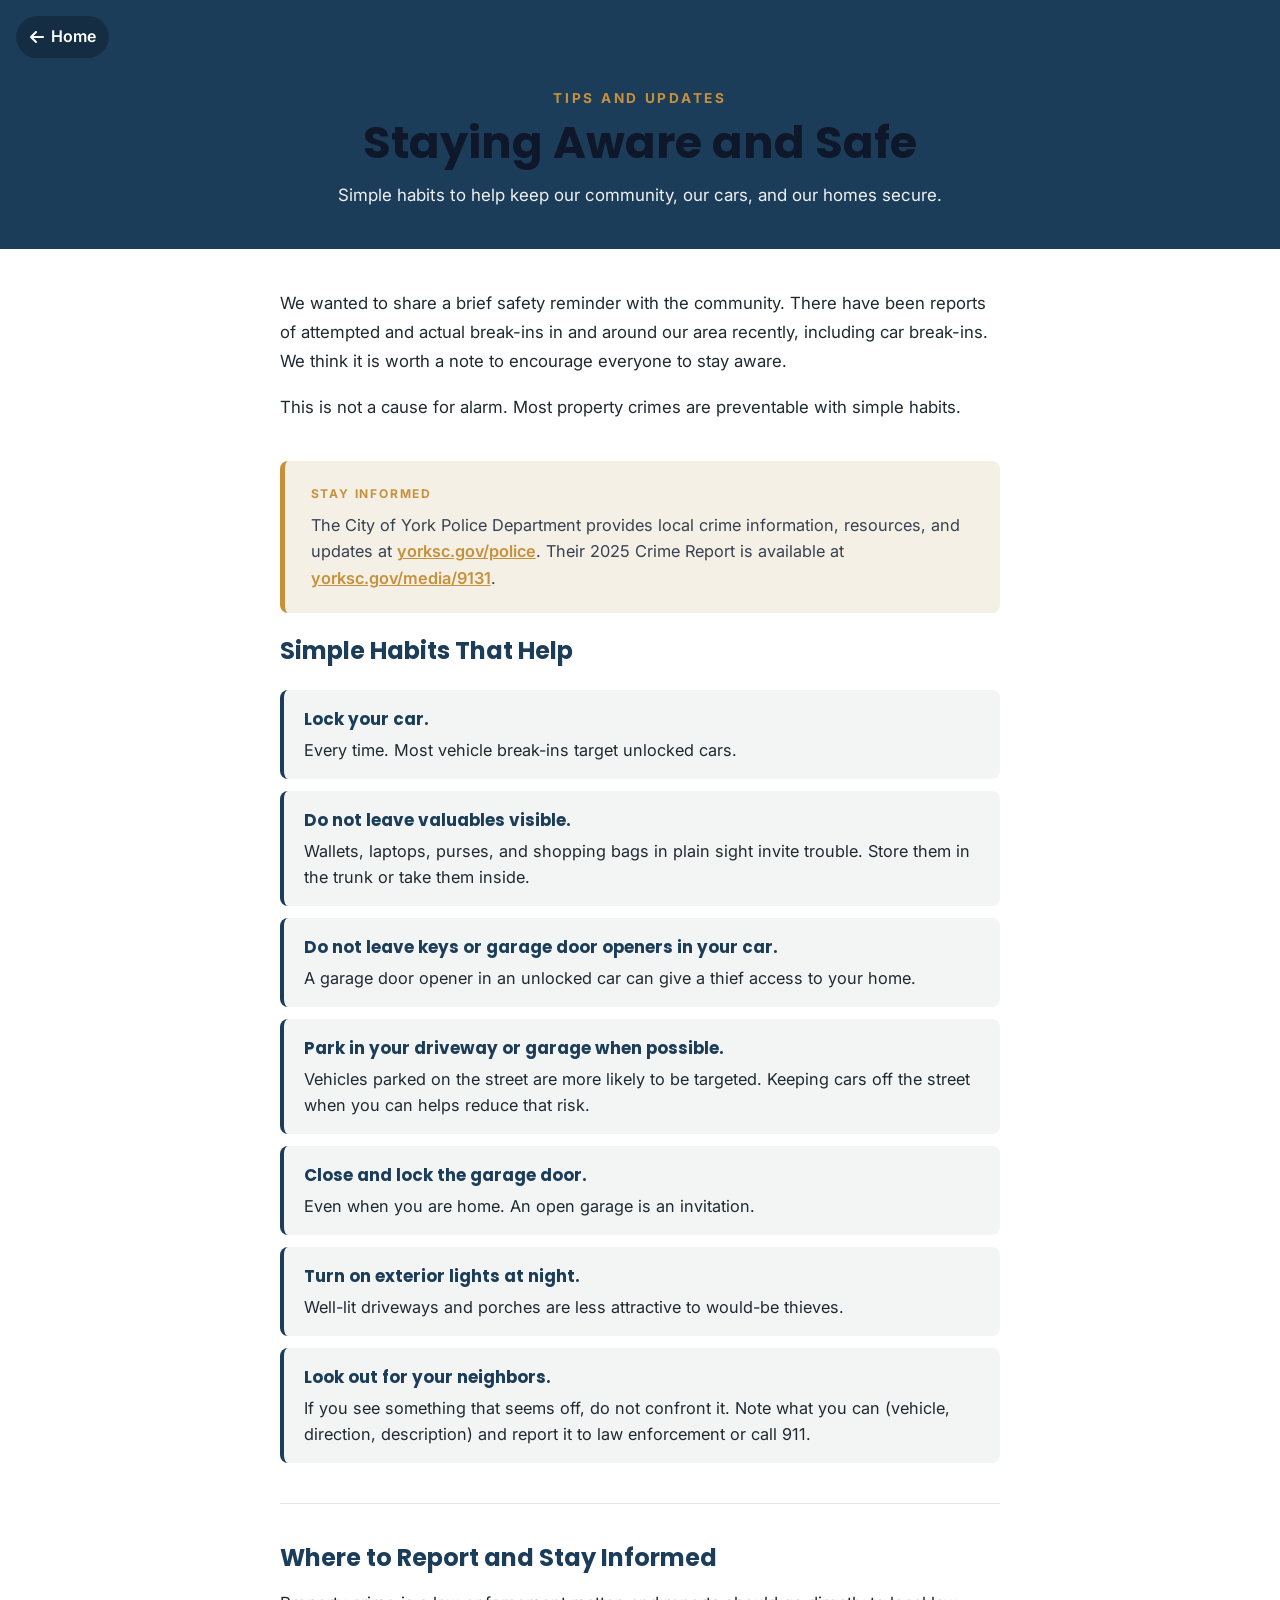
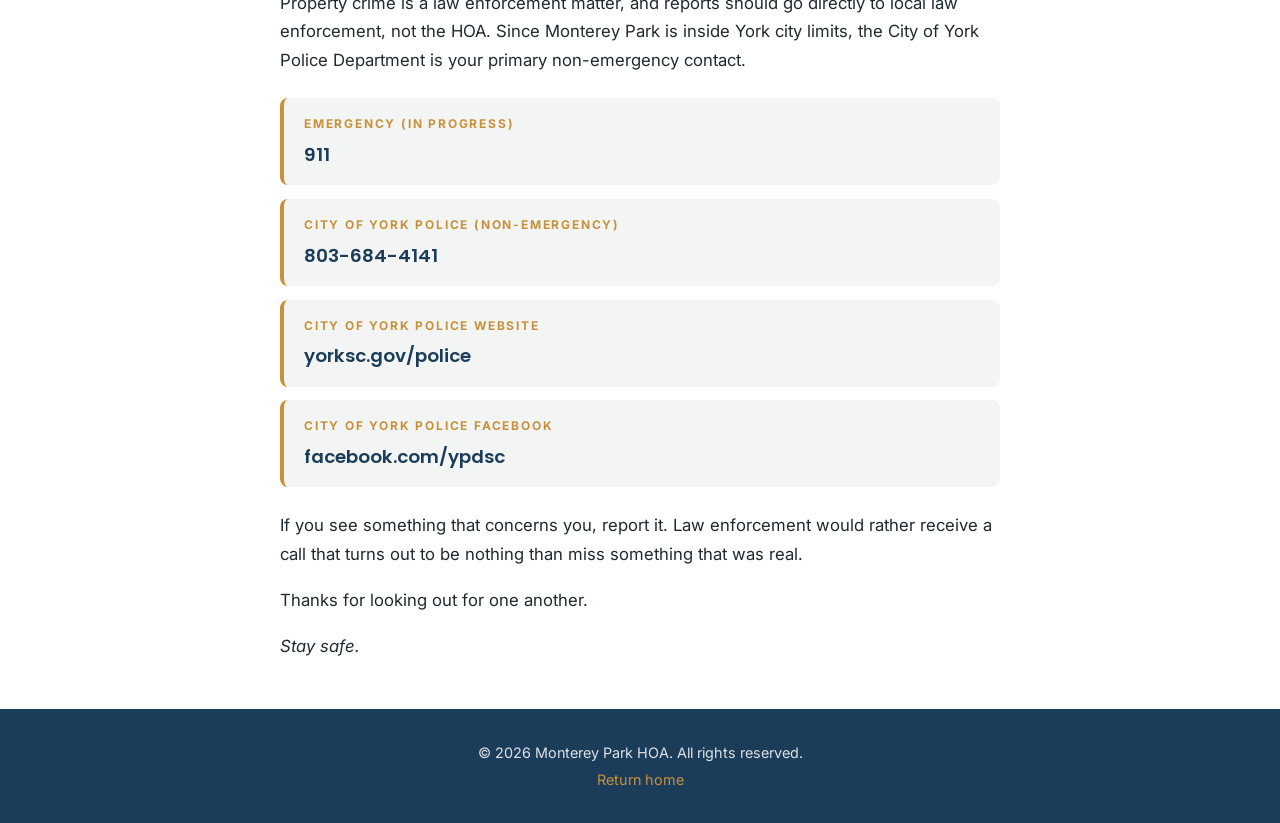
<file: safety.html>
<!DOCTYPE html>
<html lang="en">
<head>
  <meta charset="UTF-8">
  <meta name="viewport" content="width=device-width, initial-scale=1.0">
  <meta name="description" content="Monterey Park HOA - Community Safety Tips and Updates">
  <title>Safety Tips and Updates | Monterey Park HOA</title>

  <link rel="preconnect" href="https://fonts.googleapis.com">
  <link rel="preconnect" href="https://fonts.gstatic.com" crossorigin>
  <link href="https://fonts.googleapis.com/css2?family=Inter:wght@400;500;600;700&family=Poppins:wght@600;700;800&display=swap" rel="stylesheet">
  <link rel="stylesheet" href="https://cdnjs.cloudflare.com/ajax/libs/font-awesome/6.5.1/css/all.min.css">
  <link rel="stylesheet" href="style.css">

  <meta name="robots" content="noindex, nofollow, noarchive, nosnippet">
  <meta name="googlebot" content="noindex, nofollow">
  <meta name="bingbot" content="noindex, nofollow">

  <style>
    :root {
      --mp-navy: #1C3D5A;
      --mp-teal: #2E7D8A;
      --mp-gold: #C7913B;
      --mp-ink: #1F2A30;
      --mp-cream: #F4F0E6;
      --mp-gray: #F3F5F4;
      --mp-line: #e3e8e7;
    }

    .safety-hero {
      background: var(--mp-navy);
      color: #fff;
      padding: 5.5rem 1rem 2.5rem;
      text-align: center;
    }
    .safety-hero .kicker {
      letter-spacing: 0.2em;
      text-transform: uppercase;
      font-size: 0.85rem;
      font-weight: 700;
      color: var(--mp-gold);
      margin-bottom: 0.5rem;
    }
    .safety-hero h1 {
      font-family: 'Poppins', sans-serif;
      font-size: clamp(1.9rem, 5vw, 2.8rem);
      margin: 0 0 0.9rem;
      line-height: 1.12;
    }
    .safety-hero .subtitle {
      max-width: 720px;
      margin: 0 auto;
      font-size: 1.06rem;
      line-height: 1.6;
      opacity: 0.93;
    }

    .back-link {
      display: inline-flex; align-items: center; gap: 0.45rem;
      color: #fff; text-decoration: none; font-weight: 600;
      position: fixed; top: 1rem; left: 1rem; z-index: 60;
      background: rgba(0,0,0,0.25); padding: 0.5rem 0.85rem; border-radius: 999px; backdrop-filter: blur(4px);
    }
    .back-link:hover { background: rgba(0,0,0,0.4); }

    .wrap { max-width: 760px; margin: 2.5rem auto; padding: 0 1.25rem; }

    .safety-section {
      margin-bottom: 2.5rem;
    }

    .safety-section h2 {
      font-family: 'Poppins', sans-serif;
      font-size: 1.5rem;
      color: var(--mp-navy);
      margin: 0 0 1rem;
      font-weight: 700;
    }

    .safety-section p {
      font-size: 1.05rem;
      line-height: 1.7;
      color: var(--mp-ink);
      margin: 0 0 1.1rem;
    }

    .highlight-card {
      background: var(--mp-cream);
      border-left: 5px solid var(--mp-gold);
      padding: 1.4rem 1.6rem;
      border-radius: 8px;
      margin: 1.5rem 0;
    }

    .highlight-card .label {
      font-family: 'Inter', sans-serif;
      letter-spacing: 0.15em;
      text-transform: uppercase;
      font-size: 0.75rem;
      font-weight: 700;
      color: var(--mp-gold);
      margin-bottom: 0.6rem;
    }

    .highlight-card p {
      margin: 0 0 0.6rem;
      font-size: 1.02rem;
    }
    .highlight-card p:last-child {
      margin: 0;
    }

    .highlight-card a {
      color: var(--mp-gold);
      text-decoration: underline;
      font-weight: 600;
    }

    .tips-list {
      list-style: none;
      padding: 0;
      margin: 1.5rem 0;
    }

    .tips-list li {
      padding: 1rem 1.25rem;
      background: var(--mp-gray);
      border-radius: 8px;
      margin-bottom: 0.75rem;
      font-size: 1.02rem;
      line-height: 1.6;
      color: var(--mp-ink);
      border-left: 4px solid var(--mp-navy);
    }

    .tips-list li strong {
      color: var(--mp-navy);
      display: block;
      margin-bottom: 0.25rem;
      font-family: 'Poppins', sans-serif;
      font-size: 1.05rem;
    }

    .contact-grid {
      display: grid;
      grid-template-columns: 1fr;
      gap: 0.85rem;
      margin: 1.5rem 0;
    }

    .contact-item {
      padding: 1rem 1.25rem;
      background: var(--mp-gray);
      border-radius: 8px;
      border-left: 4px solid var(--mp-gold);
    }

    .contact-item .contact-label {
      font-family: 'Inter', sans-serif;
      font-size: 0.75rem;
      letter-spacing: 0.15em;
      text-transform: uppercase;
      font-weight: 700;
      color: var(--mp-gold);
      margin-bottom: 0.4rem;
    }

    .contact-item .contact-value {
      font-family: 'Poppins', sans-serif;
      font-size: 1.15rem;
      font-weight: 600;
      color: var(--mp-navy);
    }

    .contact-item .contact-value a {
      color: var(--mp-navy);
      text-decoration: none;
    }
    .contact-item .contact-value a:hover {
      text-decoration: underline;
    }

    .divider {
      height: 1px;
      background: var(--mp-line);
      margin: 2.5rem 0;
    }

    .signature {
      font-style: italic;
      color: var(--mp-ink);
      margin-top: 2rem;
    }

    .footer {
      background: var(--mp-navy);
      color: rgba(255,255,255,0.85);
      text-align: center;
      padding: 1.75rem 1rem;
      margin-top: 3rem;
    }
    .footer p { margin: 0.25rem 0; font-size: 0.9rem; }
    .footer a { color: var(--mp-gold); text-decoration: none; }
    .footer a:hover { text-decoration: underline; }
  </style>
</head>
<body>

  <a href="index.html" class="back-link"><i class="fas fa-arrow-left"></i> Home</a>

  <section class="safety-hero">
    <div class="kicker">Tips and Updates</div>
    <h1>Staying Aware and Safe</h1>
    <p class="subtitle">Simple habits to help keep our community, our cars, and our homes secure.</p>
  </section>

  <div class="wrap">

    <div class="safety-section">
      <p>We wanted to share a brief safety reminder with the community. There have been reports of attempted and actual break-ins in and around our area recently, including car break-ins. We think it is worth a note to encourage everyone to stay aware.</p>

      <p>This is not a cause for alarm. Most property crimes are preventable with simple habits.</p>
    </div>

    <div class="highlight-card">
      <div class="label">Stay Informed</div>
      <p>The City of York Police Department provides local crime information, resources, and updates at <a href="https://www.yorksc.gov/police" target="_blank" rel="noopener noreferrer">yorksc.gov/police</a>. Their 2025 Crime Report is available at <a href="https://www.yorksc.gov/media/9131" target="_blank" rel="noopener noreferrer">yorksc.gov/media/9131</a>.</p>
    </div>

    <div class="safety-section">
      <h2>Simple Habits That Help</h2>

      <ul class="tips-list">
        <li><strong>Lock your car.</strong>Every time. Most vehicle break-ins target unlocked cars.</li>
        <li><strong>Do not leave valuables visible.</strong>Wallets, laptops, purses, and shopping bags in plain sight invite trouble. Store them in the trunk or take them inside.</li>
        <li><strong>Do not leave keys or garage door openers in your car.</strong>A garage door opener in an unlocked car can give a thief access to your home.</li>
        <li><strong>Park in your driveway or garage when possible.</strong>Vehicles parked on the street are more likely to be targeted. Keeping cars off the street when you can helps reduce that risk.</li>
        <li><strong>Close and lock the garage door.</strong>Even when you are home. An open garage is an invitation.</li>
        <li><strong>Turn on exterior lights at night.</strong>Well-lit driveways and porches are less attractive to would-be thieves.</li>
        <li><strong>Look out for your neighbors.</strong>If you see something that seems off, do not confront it. Note what you can (vehicle, direction, description) and report it to law enforcement or call 911.</li>
      </ul>
    </div>

    <div class="divider"></div>

    <div class="safety-section">
      <h2>Where to Report and Stay Informed</h2>

      <p>Property crime is a law enforcement matter, and reports should go directly to local law enforcement, not the HOA. Since Monterey Park is inside York city limits, the City of York Police Department is your primary non-emergency contact.</p>

      <div class="contact-grid">
        <div class="contact-item">
          <div class="contact-label">Emergency (in progress)</div>
          <div class="contact-value"><a href="tel:911">911</a></div>
        </div>
        <div class="contact-item">
          <div class="contact-label">City of York Police (non-emergency)</div>
          <div class="contact-value"><a href="tel:8036844141">803-684-4141</a></div>
        </div>
        <div class="contact-item">
          <div class="contact-label">City of York Police Website</div>
          <div class="contact-value"><a href="https://www.yorksc.gov/police" target="_blank" rel="noopener noreferrer">yorksc.gov/police</a></div>
        </div>
        <div class="contact-item">
          <div class="contact-label">City of York Police Facebook</div>
          <div class="contact-value"><a href="https://www.facebook.com/ypdsc" target="_blank" rel="noopener noreferrer">facebook.com/ypdsc</a></div>
        </div>
      </div>

      <p>If you see something that concerns you, report it. Law enforcement would rather receive a call that turns out to be nothing than miss something that was real.</p>

      <p>Thanks for looking out for one another.</p>

      <p class="signature">Stay safe.</p>
    </div>

  </div>

  <footer class="footer">
    <p>&copy; <span id="currentYear"></span> Monterey Park HOA. All rights reserved.</p>
    <p><a href="index.html">Return home</a></p>
  </footer>

  <script>
    document.getElementById('currentYear').textContent = new Date().getFullYear();
  </script>

</body>
</html>
</file>
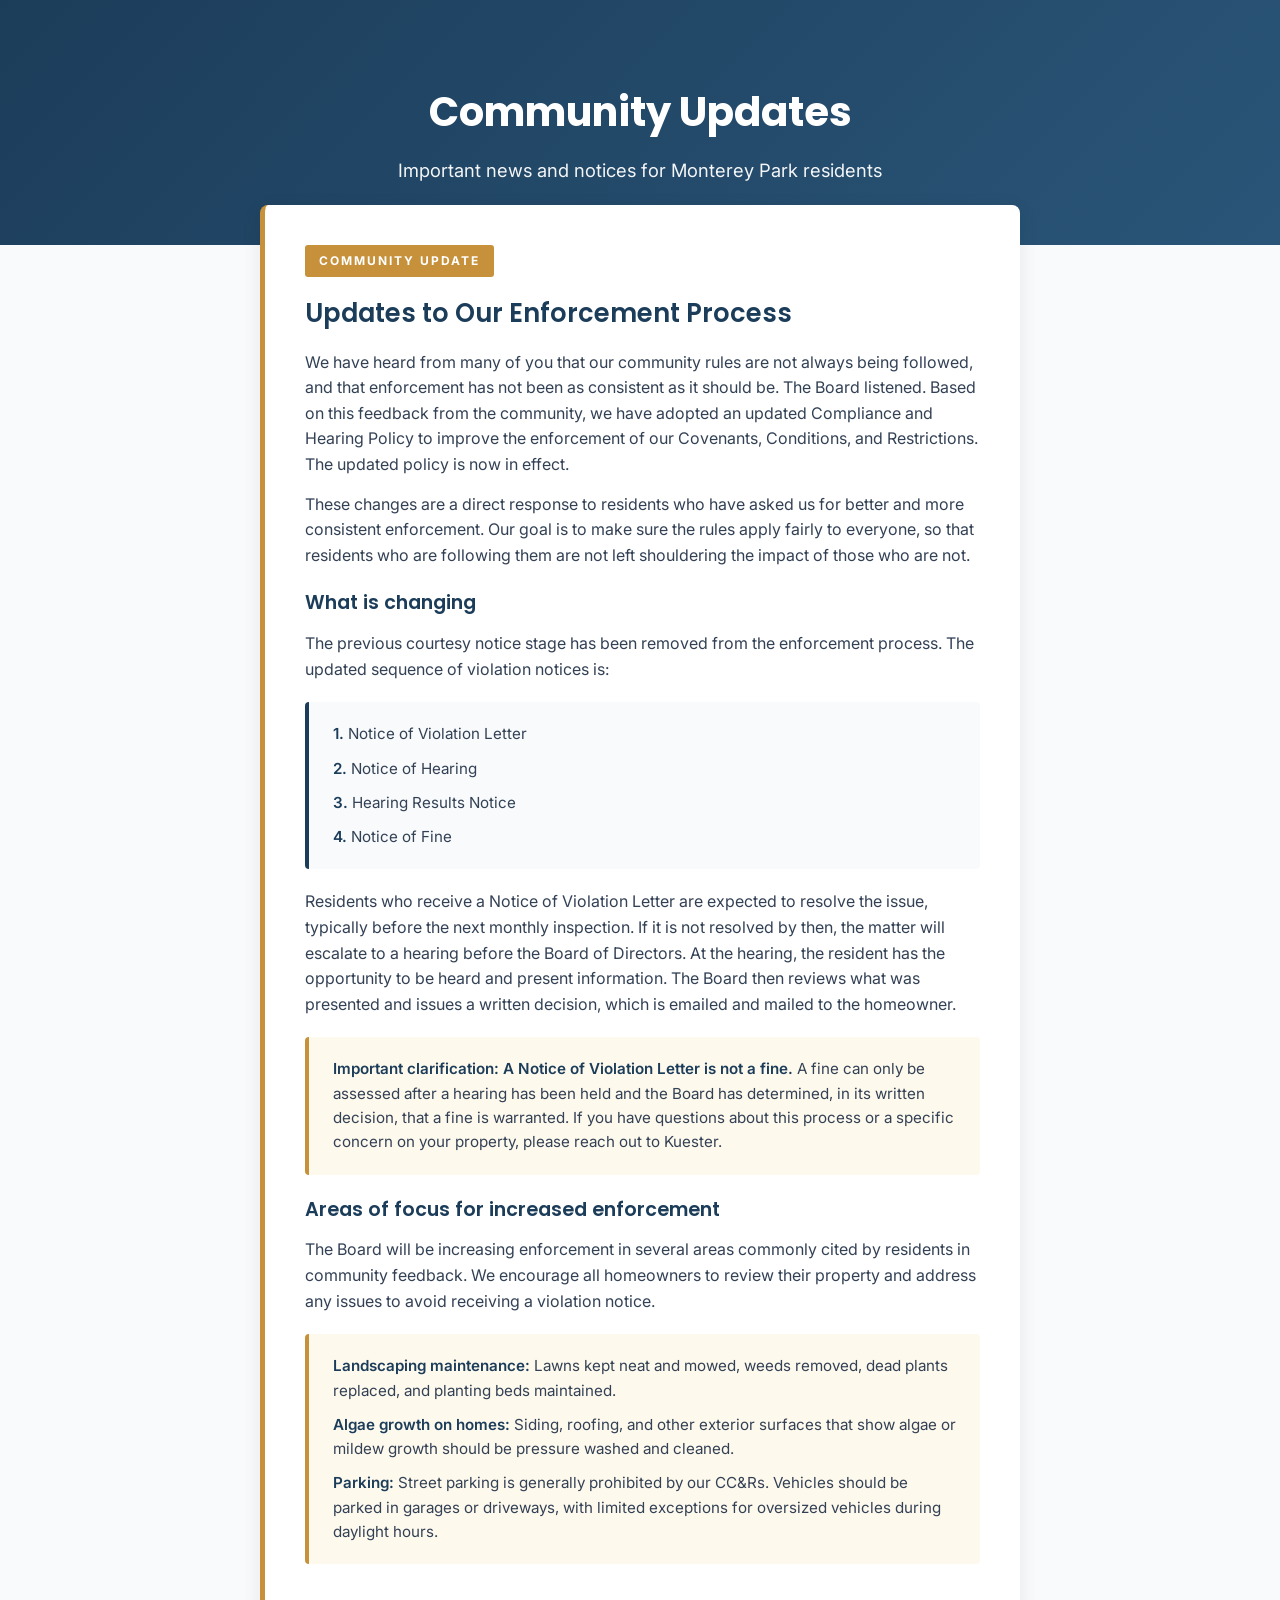
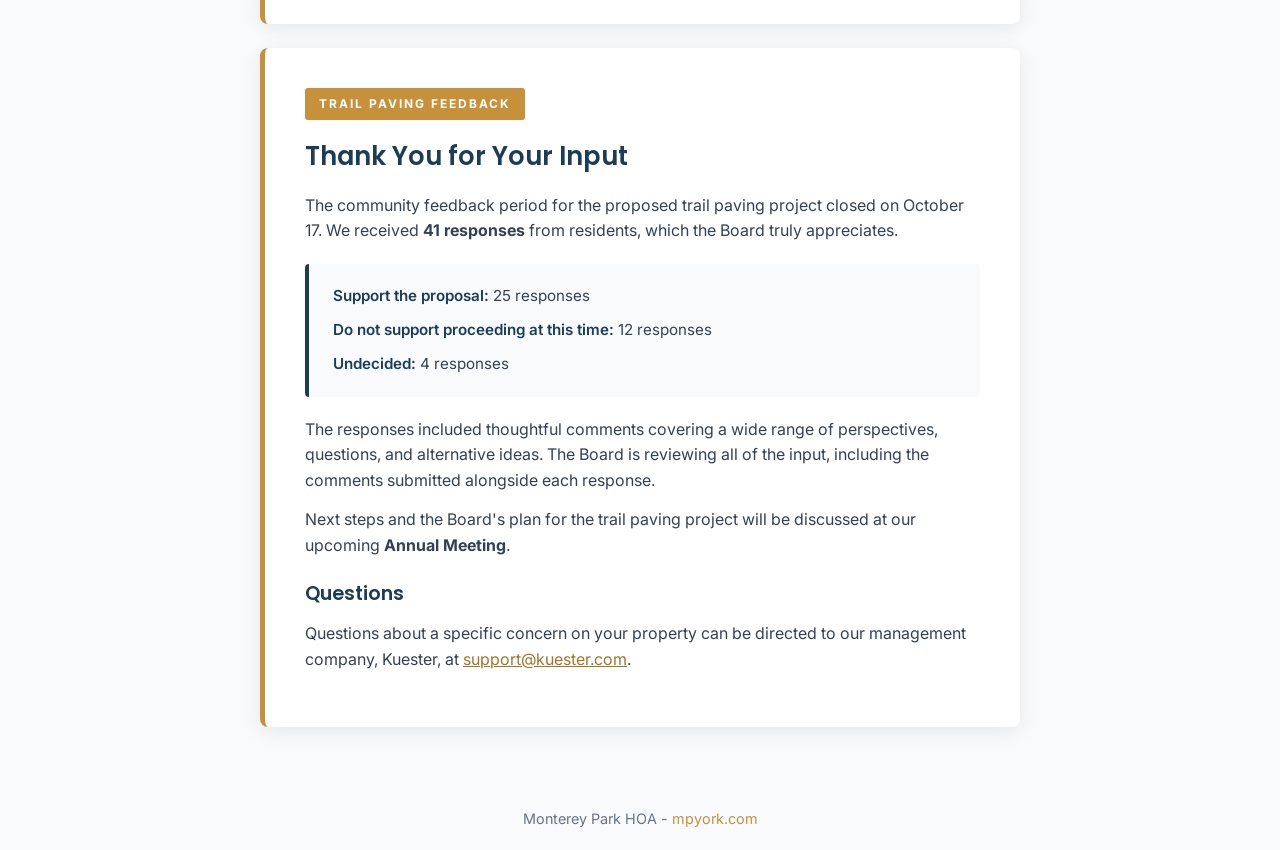
<file: updates.html>
<!DOCTYPE html>
<html lang="en">
<head>
<meta charset="UTF-8">
<meta name="viewport" content="width=device-width, initial-scale=1.0">
<title>Community Updates - Monterey Park HOA</title>
<link href="https://fonts.googleapis.com/css2?family=Poppins:wght@400;600;700&family=Inter:wght@400;500;600&display=swap" rel="stylesheet">
<style>
* { margin: 0; padding: 0; box-sizing: border-box; }
body { font-family: 'Inter', sans-serif; background: #f8fafc; color: #334155; line-height: 1.6; }
.hero { background: linear-gradient(135deg, #1C3D5A 0%, #2a5578 100%); color: white; padding: 80px 20px 60px; text-align: center; }
.hero h1 { font-family: 'Poppins', sans-serif; font-size: 2.5rem; font-weight: 700; margin-bottom: 12px; }
.hero p { font-size: 1.15rem; max-width: 700px; margin: 0 auto; opacity: 0.95; }
.container { max-width: 800px; margin: -40px auto 60px; padding: 0 20px; position: relative; z-index: 2; }
.card { background: white; border-radius: 8px; box-shadow: 0 4px 20px rgba(0,0,0,0.08); padding: 40px; margin-bottom: 24px; border-left: 5px solid #C7913B; }
.card-label { display: inline-block; background: #C7913B; color: white; font-size: 0.75rem; font-weight: 700; letter-spacing: 2px; text-transform: uppercase; padding: 6px 14px; border-radius: 3px; margin-bottom: 16px; }
.card h2 { font-family: 'Poppins', sans-serif; font-size: 1.6rem; color: #1C3D5A; margin-bottom: 16px; font-weight: 600; }
.card h3 { font-family: 'Poppins', sans-serif; font-size: 1.2rem; color: #1C3D5A; margin: 20px 0 12px 0; font-weight: 600; }
.card p { margin-bottom: 14px; font-size: 1rem; color: #334155; }
.detail-box { background: #f8fafc; border-left: 4px solid #1C3D5A; padding: 20px 24px; margin: 20px 0; border-radius: 4px; }
.detail-box p { margin-bottom: 10px; font-size: 0.95rem; }
.detail-box p:last-child { margin-bottom: 0; }
.detail-box strong { color: #1C3D5A; font-weight: 600; }
.focus-box { background: #fef9ed; border-left: 4px solid #C7913B; padding: 20px 24px; margin: 20px 0; border-radius: 4px; }
.focus-box p { margin-bottom: 10px; font-size: 0.95rem; }
.focus-box p:last-child { margin-bottom: 0; }
.focus-box strong { color: #1C3D5A; font-weight: 600; }
.footer-note { text-align: center; color: #64748b; font-size: 0.9rem; padding: 20px; }
.footer-note a { color: #C7913B; text-decoration: none; }
.footer-note a:hover { text-decoration: underline; }
@media (max-width: 600px) {
  .hero h1 { font-size: 1.8rem; }
  .hero { padding: 60px 16px 50px; }
  .card { padding: 28px 24px; }
  .card h2 { font-size: 1.3rem; }
}
</style>
</head>
<body>

<div class="hero">
<h1>Community Updates</h1>
<p>Important news and notices for Monterey Park residents</p>
</div>

<div class="container">

<div class="card">
<div class="card-label">Community Update</div>
<h2>Updates to Our Enforcement Process</h2>

<p>We have heard from many of you that our community rules are not always being followed, and that enforcement has not been as consistent as it should be. The Board listened. Based on this feedback from the community, we have adopted an updated Compliance and Hearing Policy to improve the enforcement of our Covenants, Conditions, and Restrictions. The updated policy is now in effect.</p>

<p>These changes are a direct response to residents who have asked us for better and more consistent enforcement. Our goal is to make sure the rules apply fairly to everyone, so that residents who are following them are not left shouldering the impact of those who are not.</p>

<h3>What is changing</h3>

<p>The previous courtesy notice stage has been removed from the enforcement process. The updated sequence of violation notices is:</p>

<div class="detail-box">
<p><strong>1.</strong> Notice of Violation Letter</p>
<p><strong>2.</strong> Notice of Hearing</p>
<p><strong>3.</strong> Hearing Results Notice</p>
<p><strong>4.</strong> Notice of Fine</p>
</div>

<p>Residents who receive a Notice of Violation Letter are expected to resolve the issue, typically before the next monthly inspection. If it is not resolved by then, the matter will escalate to a hearing before the Board of Directors. At the hearing, the resident has the opportunity to be heard and present information. The Board then reviews what was presented and issues a written decision, which is emailed and mailed to the homeowner.</p>

<div class="focus-box">
<p><strong>Important clarification:</strong> <strong>A Notice of Violation Letter is not a fine.</strong> A fine can only be assessed after a hearing has been held and the Board has determined, in its written decision, that a fine is warranted. If you have questions about this process or a specific concern on your property, please reach out to Kuester.</p>
</div>

<h3>Areas of focus for increased enforcement</h3>

<p>The Board will be increasing enforcement in several areas commonly cited by residents in community feedback. We encourage all homeowners to review their property and address any issues to avoid receiving a violation notice.</p>

<div class="focus-box">
<p><strong>Landscaping maintenance:</strong> Lawns kept neat and mowed, weeds removed, dead plants replaced, and planting beds maintained.</p>
<p><strong>Algae growth on homes:</strong> Siding, roofing, and other exterior surfaces that show algae or mildew growth should be pressure washed and cleaned.</p>
<p><strong>Parking:</strong> Street parking is generally prohibited by our CC&amp;Rs. Vehicles should be parked in garages or driveways, with limited exceptions for oversized vehicles during daylight hours.</p>
</div>

</div>

<div class="card">
<div class="card-label">Trail Paving Feedback</div>
<h2>Thank You for Your Input</h2>

<p>The community feedback period for the proposed trail paving project closed on October 17. We received <strong>41 responses</strong> from residents, which the Board truly appreciates.</p>

<div class="detail-box">
<p><strong>Support the proposal:</strong> 25 responses</p>
<p><strong>Do not support proceeding at this time:</strong> 12 responses</p>
<p><strong>Undecided:</strong> 4 responses</p>
</div>

<p>The responses included thoughtful comments covering a wide range of perspectives, questions, and alternative ideas. The Board is reviewing all of the input, including the comments submitted alongside each response.</p>

<p>Next steps and the Board's plan for the trail paving project will be discussed at our upcoming <strong>Annual Meeting</strong>.</p>

<h3>Questions</h3>

<p>Questions about a specific concern on your property can be directed to our management company, Kuester, at <a href="mailto:support@kuester.com" style="color: #a67225;">support@kuester.com</a>.</p>
</div>

</div>

<div class="footer-note">
<p>Monterey Park HOA - <a href="https://mpyork.com">mpyork.com</a></p>
</div>

</body>
</html>
</file>
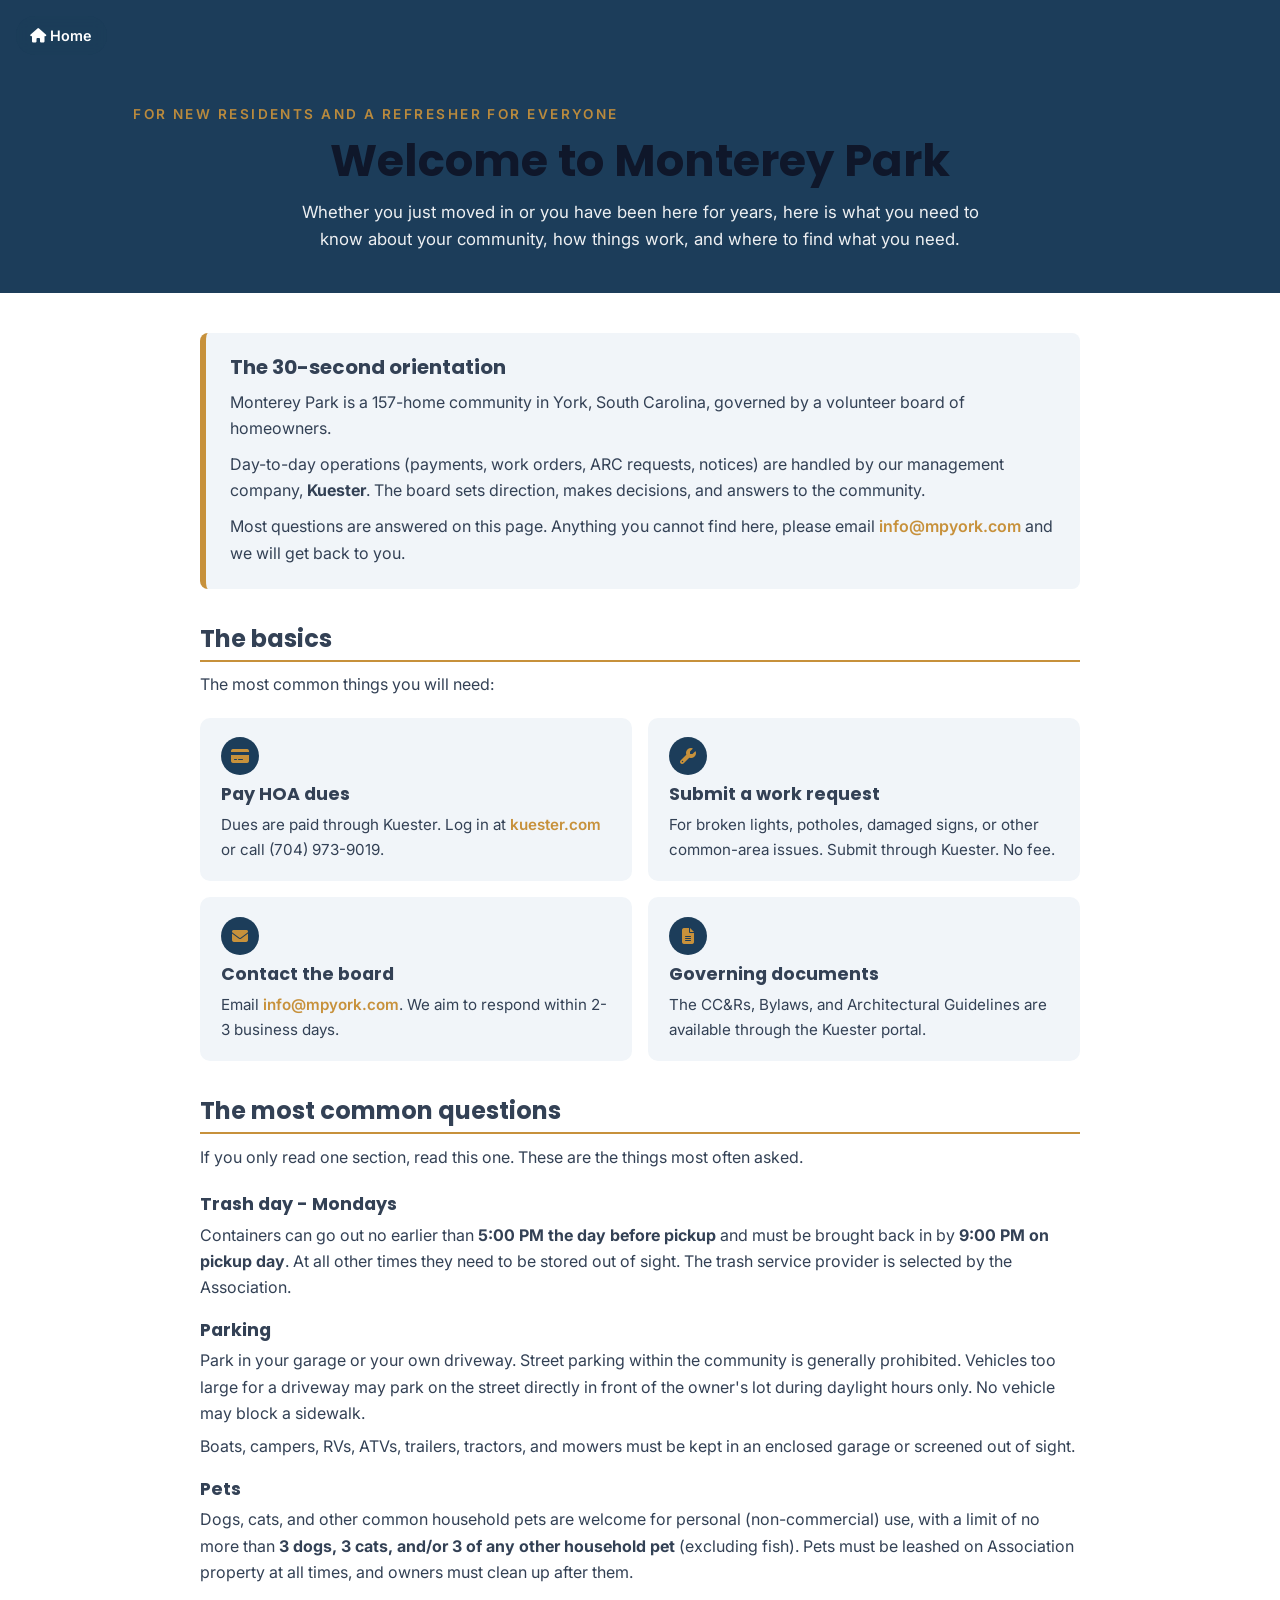
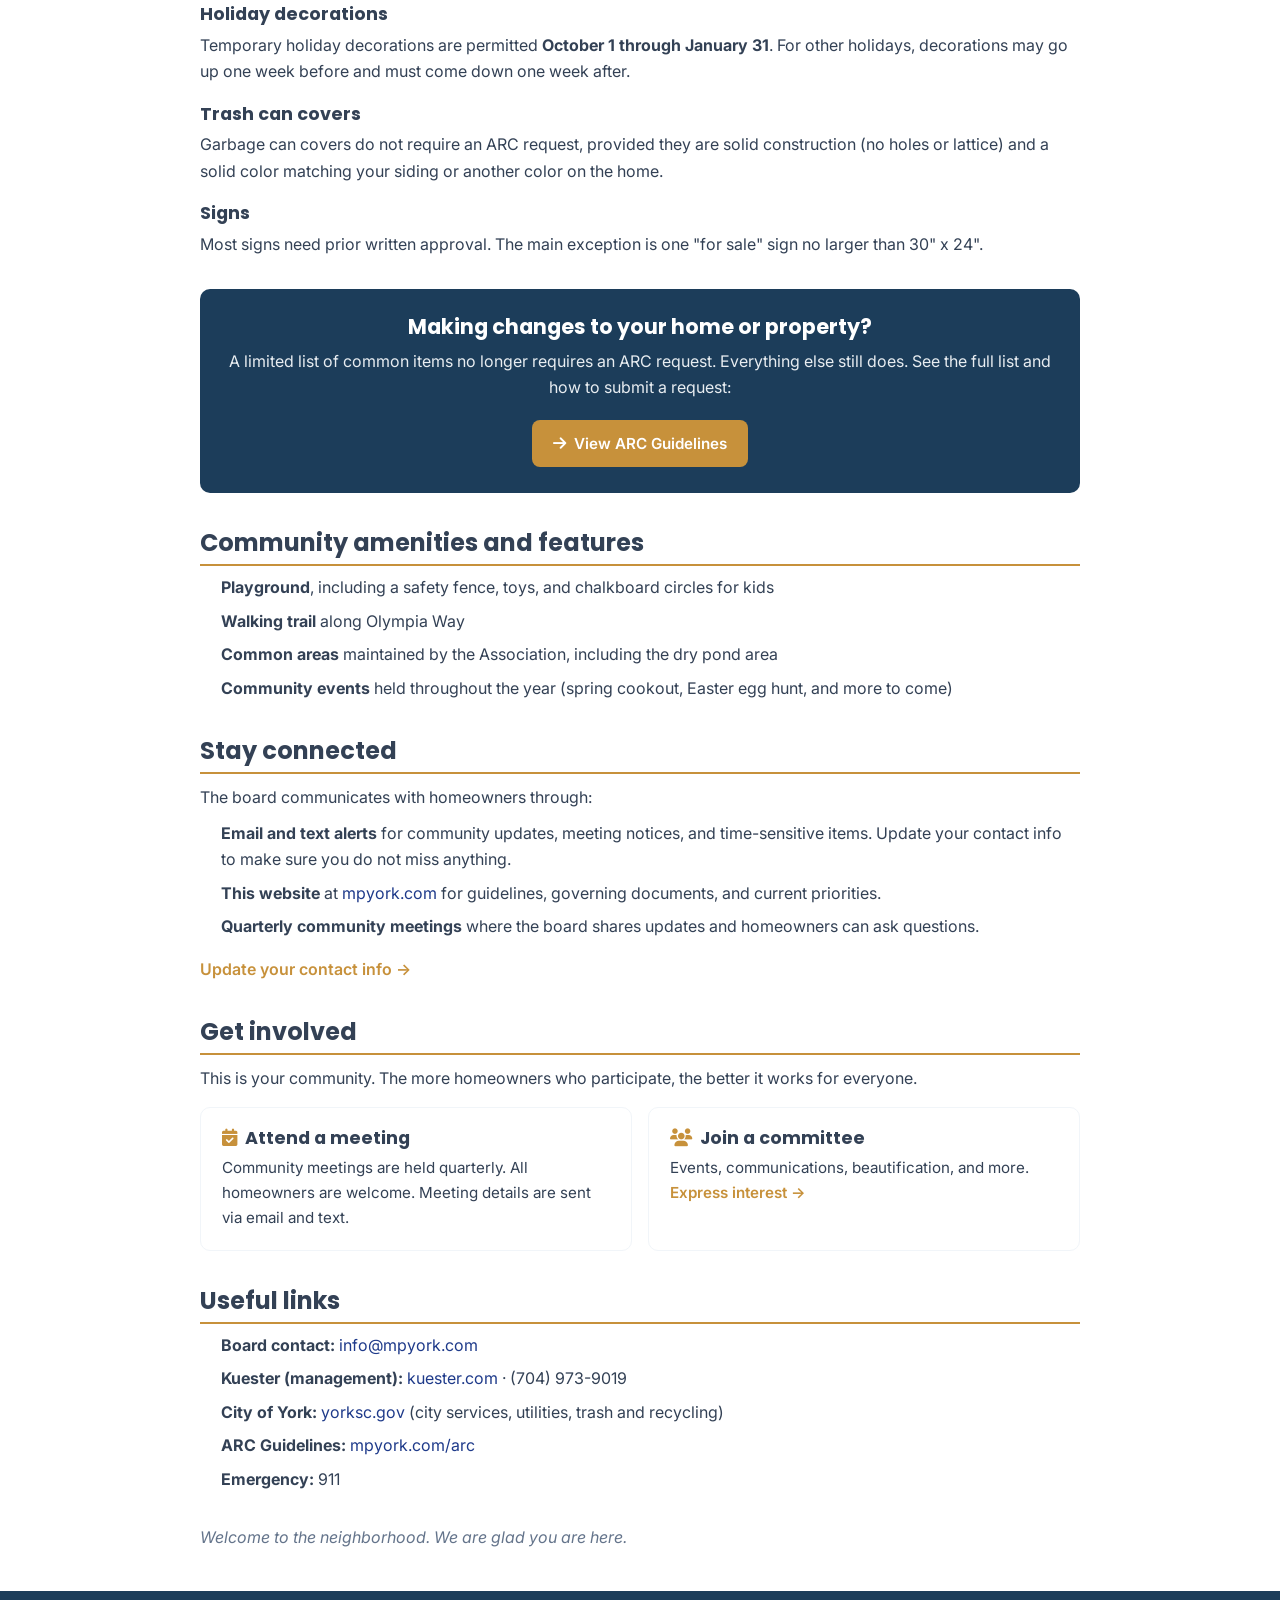
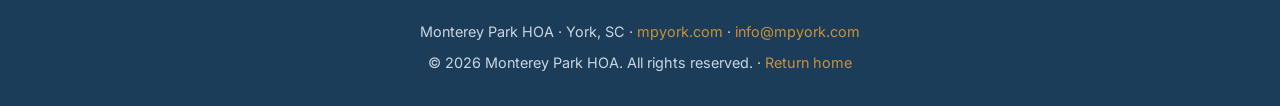
<file: welcome.html>
<!DOCTYPE html>
<html lang="en">
<head>
  <meta charset="UTF-8">
  <meta name="viewport" content="width=device-width, initial-scale=1.0">
  <meta name="description" content="Welcome to Monterey Park HOA - A starter guide for new residents and a refresher for everyone else.">
  <title>Welcome | Monterey Park HOA</title>

  <link rel="preconnect" href="https://fonts.googleapis.com">
  <link rel="preconnect" href="https://fonts.gstatic.com" crossorigin>
  <link href="https://fonts.googleapis.com/css2?family=Inter:wght@400;500;600;700&family=Poppins:wght@600;700;800&display=swap" rel="stylesheet">
  <link rel="stylesheet" href="https://cdnjs.cloudflare.com/ajax/libs/font-awesome/6.5.1/css/all.min.css">
  <link rel="stylesheet" href="style.css">

  <meta name="robots" content="noindex, nofollow, noarchive, nosnippet">
  <meta name="googlebot" content="noindex, nofollow">
  <meta name="bingbot" content="noindex, nofollow">

  <style>
    :root {
      --mp-navy: #1C3D5A;
      --mp-teal: #2E7D8A;
      --mp-gold: #C7913B;
      --mp-ink: #1F2A30;
      --mp-green: #16a34a;
      --mp-light: #f1f5f9;
      --mp-slate: #334155;
      --mp-subtle: #64748b;
    }

    .home-link {
      position: fixed;
      top: 1rem;
      left: 1rem;
      z-index: 10;
      background: rgba(28, 61, 90, 0.92);
      color: #fff;
      padding: 0.5rem 0.9rem;
      border-radius: 999px;
      font-family: 'Inter', sans-serif;
      font-size: 0.9rem;
      font-weight: 600;
      text-decoration: none;
      backdrop-filter: blur(6px);
    }
    .home-link:hover { background: var(--mp-navy); }

    .welcome-hero {
      background: var(--mp-navy);
      color: #fff;
      padding: 6.5rem 1rem 2.5rem;
      text-align: center;
    }
    .welcome-hero .eyebrow {
      font-family: 'Inter', sans-serif;
      font-size: 0.85rem;
      font-weight: 600;
      letter-spacing: 0.18em;
      text-transform: uppercase;
      color: var(--mp-gold);
      margin: 0 0 0.6rem;
    }
    .welcome-hero h1 {
      font-family: 'Poppins', sans-serif;
      font-size: clamp(1.8rem, 5vw, 2.8rem);
      margin: 0 0 0.75rem;
      line-height: 1.15;
    }
    .welcome-hero p {
      max-width: 720px;
      margin: 0 auto;
      font-size: 1.05rem;
      line-height: 1.6;
      opacity: 0.92;
    }

    .welcome-wrap {
      max-width: 920px;
      margin: 2.5rem auto;
      padding: 0 1.25rem;
      font-family: 'Inter', sans-serif;
      color: var(--mp-ink);
      line-height: 1.65;
    }

    /* Quick orientation callout */
    .orientation {
      background: var(--mp-light);
      border-left: 6px solid var(--mp-gold);
      border-radius: 8px;
      padding: 1.4rem 1.5rem;
      margin: 0 0 2rem;
    }
    .orientation h2 {
      font-family: 'Poppins', sans-serif;
      font-size: 1.25rem;
      margin: 0 0 0.5rem;
      color: var(--mp-slate);
    }
    .orientation p {
      margin: 0.5rem 0;
      color: var(--mp-slate);
    }
    .orientation p:last-child { margin-bottom: 0; }

    /* Section headings */
    .welcome-wrap h2.section-h {
      font-family: 'Poppins', sans-serif;
      font-size: 1.5rem;
      color: var(--mp-slate);
      margin: 2.25rem 0 0.5rem;
      padding-bottom: 0.4rem;
      border-bottom: 2px solid var(--mp-gold);
    }
    .welcome-wrap p { color: var(--mp-slate); margin: 0.6rem 0; }
    .welcome-wrap ul.detail { padding-left: 1.3rem; }
    .welcome-wrap ul.detail li { margin: 0.45rem 0; color: var(--mp-slate); }

    /* Quick-info cards */
    .quick-grid {
      display: grid;
      grid-template-columns: repeat(2, 1fr);
      gap: 1rem;
      margin: 1.25rem 0 2rem;
    }
    @media (max-width: 640px) {
      .quick-grid { grid-template-columns: 1fr; }
    }
    .quick-card {
      background: var(--mp-light);
      border-radius: 10px;
      padding: 1.2rem 1.3rem;
    }
    .quick-card .icon {
      width: 38px;
      height: 38px;
      background: var(--mp-navy);
      color: var(--mp-gold);
      border-radius: 50%;
      display: flex;
      align-items: center;
      justify-content: center;
      margin-bottom: 0.6rem;
      font-size: 1rem;
    }
    .quick-card h3 {
      font-family: 'Poppins', sans-serif;
      font-size: 1.1rem;
      color: var(--mp-slate);
      margin: 0 0 0.4rem;
    }
    .quick-card p {
      margin: 0;
      font-size: 0.95rem;
      color: var(--mp-slate);
    }
    .quick-card a {
      color: var(--mp-gold);
      font-weight: 600;
      text-decoration: none;
    }

    /* Common-questions style (simple, not accordion) */
    .qcq {
      margin: 1.5rem 0;
    }
    .qcq h3 {
      font-family: 'Poppins', sans-serif;
      font-size: 1.1rem;
      color: var(--mp-slate);
      margin: 1.2rem 0 0.3rem;
    }
    .qcq p { margin: 0.4rem 0; }

    /* Highlighted ARC card */
    .arc-card {
      background: var(--mp-navy);
      color: #fff;
      border-radius: 10px;
      padding: 1.6rem;
      margin: 2rem 0;
      text-align: center;
    }
    .arc-card h3 {
      font-family: 'Poppins', sans-serif;
      font-size: 1.3rem;
      margin: 0 0 0.5rem;
      color: #fff;
    }
    .arc-card p {
      color: #e8edf1;
      margin: 0 0 1.2rem;
    }
    .arc-card .btn {
      display: inline-flex;
      align-items: center;
      gap: 0.5rem;
      padding: 0.7rem 1.3rem;
      background: var(--mp-gold);
      color: #fff;
      border-radius: 8px;
      font-family: 'Inter', sans-serif;
      font-weight: 600;
      font-size: 0.95rem;
      text-decoration: none;
    }
    .arc-card .btn:hover { opacity: 0.9; }

    /* Get involved card */
    .involved-grid {
      display: grid;
      grid-template-columns: 1fr 1fr;
      gap: 1rem;
      margin: 1rem 0 2rem;
    }
    @media (max-width: 640px) { .involved-grid { grid-template-columns: 1fr; } }
    .involved-card {
      border: 1.5px solid var(--mp-light);
      border-radius: 10px;
      padding: 1.2rem 1.3rem;
    }
    .involved-card h3 {
      font-family: 'Poppins', sans-serif;
      font-size: 1.1rem;
      color: var(--mp-slate);
      margin: 0 0 0.4rem;
    }
    .involved-card p {
      margin: 0;
      font-size: 0.95rem;
      color: var(--mp-slate);
    }

    /* Footer */
    .footer {
      background: var(--mp-navy);
      color: #cbd5e1;
      padding: 1.8rem 1rem 2rem;
      text-align: center;
      font-family: 'Inter', sans-serif;
      font-size: 0.9rem;
    }
    .footer a { color: var(--mp-gold); text-decoration: none; }
  </style>
</head>
<body>

  <a href="index.html" class="home-link"><i class="fa-solid fa-house"></i> Home</a>

  <section class="welcome-hero">
    <p class="eyebrow">For new residents and a refresher for everyone</p>
    <h1>Welcome to Monterey Park</h1>
    <p>Whether you just moved in or you have been here for years, here is what you need to know about your community, how things work, and where to find what you need.</p>
  </section>

  <div class="welcome-wrap">

    <!-- Orientation in 30 seconds -->
    <div class="orientation">
      <h2>The 30-second orientation</h2>
      <p>Monterey Park is a 157-home community in York, South Carolina, governed by a volunteer board of homeowners.</p>
      <p>Day-to-day operations (payments, work orders, ARC requests, notices) are handled by our management company, <strong>Kuester</strong>. The board sets direction, makes decisions, and answers to the community.</p>
      <p>Most questions are answered on this page. Anything you cannot find here, please email <a href="mailto:info@mpyork.com" style="color:var(--mp-gold);font-weight:600;text-decoration:none">info@mpyork.com</a> and we will get back to you.</p>
    </div>

    <!-- The basics -->
    <h2 class="section-h">The basics</h2>
    <p>The most common things you will need:</p>
    <div class="quick-grid">
      <div class="quick-card">
        <div class="icon"><i class="fa-solid fa-credit-card"></i></div>
        <h3>Pay HOA dues</h3>
        <p>Dues are paid through Kuester. Log in at <a href="https://kuester.com" target="_blank" rel="noopener noreferrer">kuester.com</a> or call (704) 973-9019.</p>
      </div>
      <div class="quick-card">
        <div class="icon"><i class="fa-solid fa-wrench"></i></div>
        <h3>Submit a work request</h3>
        <p>For broken lights, potholes, damaged signs, or other common-area issues. Submit through Kuester. No fee.</p>
      </div>
      <div class="quick-card">
        <div class="icon"><i class="fa-solid fa-envelope"></i></div>
        <h3>Contact the board</h3>
        <p>Email <a href="mailto:info@mpyork.com">info@mpyork.com</a>. We aim to respond within 2-3 business days.</p>
      </div>
      <div class="quick-card">
        <div class="icon"><i class="fa-solid fa-file-lines"></i></div>
        <h3>Governing documents</h3>
        <p>The CC&amp;Rs, Bylaws, and Architectural Guidelines are available through the Kuester portal.</p>
      </div>
    </div>

    <!-- Common questions section -->
    <h2 class="section-h">The most common questions</h2>
    <p>If you only read one section, read this one. These are the things most often asked.</p>

    <div class="qcq">
      <h3>Trash day - Mondays</h3>
      <p>Containers can go out no earlier than <strong>5:00 PM the day before pickup</strong> and must be brought back in by <strong>9:00 PM on pickup day</strong>. At all other times they need to be stored out of sight. The trash service provider is selected by the Association.</p>

      <h3>Parking</h3>
      <p>Park in your garage or your own driveway. Street parking within the community is generally prohibited. Vehicles too large for a driveway may park on the street directly in front of the owner's lot during daylight hours only. No vehicle may block a sidewalk.</p>
      <p>Boats, campers, RVs, ATVs, trailers, tractors, and mowers must be kept in an enclosed garage or screened out of sight.</p>

      <h3>Pets</h3>
      <p>Dogs, cats, and other common household pets are welcome for personal (non-commercial) use, with a limit of no more than <strong>3 dogs, 3 cats, and/or 3 of any other household pet</strong> (excluding fish). Pets must be leashed on Association property at all times, and owners must clean up after them.</p>

      <h3>Holiday decorations</h3>
      <p>Temporary holiday decorations are permitted <strong>October 1 through January 31</strong>. For other holidays, decorations may go up one week before and must come down one week after.</p>

      <h3>Trash can covers</h3>
      <p>Garbage can covers do not require an ARC request, provided they are solid construction (no holes or lattice) and a solid color matching your siding or another color on the home.</p>

      <h3>Signs</h3>
      <p>Most signs need prior written approval. The main exception is one "for sale" sign no larger than 30" x 24".</p>
    </div>

    <!-- ARC pointer (highlighted card) -->
    <div class="arc-card">
      <h3>Making changes to your home or property?</h3>
      <p>A limited list of common items no longer requires an ARC request. Everything else still does. See the full list and how to submit a request:</p>
      <a href="arc.html" class="btn"><i class="fa-solid fa-arrow-right"></i> View ARC Guidelines</a>
    </div>

    <!-- Community amenities -->
    <h2 class="section-h">Community amenities and features</h2>
    <ul class="detail">
      <li><strong>Playground</strong>, including a safety fence, toys, and chalkboard circles for kids</li>
      <li><strong>Walking trail</strong> along Olympia Way</li>
      <li><strong>Common areas</strong> maintained by the Association, including the dry pond area</li>
      <li><strong>Community events</strong> held throughout the year (spring cookout, Easter egg hunt, and more to come)</li>
    </ul>

    <!-- Staying connected -->
    <h2 class="section-h">Stay connected</h2>
    <p>The board communicates with homeowners through:</p>
    <ul class="detail">
      <li><strong>Email and text alerts</strong> for community updates, meeting notices, and time-sensitive items. Update your contact info to make sure you do not miss anything.</li>
      <li><strong>This website</strong> at <a href="https://mpyork.com">mpyork.com</a> for guidelines, governing documents, and current priorities.</li>
      <li><strong>Quarterly community meetings</strong> where the board shares updates and homeowners can ask questions.</li>
    </ul>
    <p style="margin-top:1rem"><a href="https://form.jotform.com/261346454128154" target="_blank" rel="noopener noreferrer" style="color:var(--mp-gold);font-weight:600;text-decoration:none">Update your contact info &rarr;</a></p>

    <!-- Get involved -->
    <h2 class="section-h">Get involved</h2>
    <p>This is your community. The more homeowners who participate, the better it works for everyone.</p>
    <div class="involved-grid">
      <div class="involved-card">
        <h3><i class="fa-solid fa-calendar-check" style="color:var(--mp-gold)"></i> &nbsp;Attend a meeting</h3>
        <p>Community meetings are held quarterly. All homeowners are welcome. Meeting details are sent via email and text.</p>
      </div>
      <div class="involved-card">
        <h3><i class="fa-solid fa-users" style="color:var(--mp-gold)"></i> &nbsp;Join a committee</h3>
        <p>Events, communications, beautification, and more. <a href="https://form.jotform.com/261376309344156" target="_blank" rel="noopener noreferrer" style="color:var(--mp-gold);font-weight:600;text-decoration:none">Express interest &rarr;</a></p>
      </div>
    </div>

    <!-- Useful links -->
    <h2 class="section-h">Useful links</h2>
    <ul class="detail">
      <li><strong>Board contact:</strong> <a href="mailto:info@mpyork.com">info@mpyork.com</a></li>
      <li><strong>Kuester (management):</strong> <a href="https://kuester.com" target="_blank" rel="noopener noreferrer">kuester.com</a> &middot; (704) 973-9019</li>
      <li><strong>City of York:</strong> <a href="https://yorksc.gov" target="_blank" rel="noopener noreferrer">yorksc.gov</a> (city services, utilities, trash and recycling)</li>
      <li><strong>ARC Guidelines:</strong> <a href="arc.html">mpyork.com/arc</a></li>
      <li><strong>Emergency:</strong> 911</li>
    </ul>

    <p style="margin-top:2rem;font-style:italic;color:var(--mp-subtle)">Welcome to the neighborhood. We are glad you are here.</p>

  </div>

  <footer class="footer">
    <p>Monterey Park HOA &middot; York, SC &middot; <a href="https://mpyork.com">mpyork.com</a> &middot; <a href="mailto:info@mpyork.com">info@mpyork.com</a></p>
    <p style="margin-top:0.5rem">&copy; <span id="currentYear"></span> Monterey Park HOA. All rights reserved. &middot; <a href="index.html">Return home</a></p>
  </footer>

  <script>document.getElementById('currentYear').textContent = new Date().getFullYear();</script>

</body>
</html>
</file>
<file: style.css>
/* Monterey Park HOA - Main Stylesheet */
/* CSS Variables for Tailwind compatibility */

:root {
  /* Colors */
  --primary-blue: #1e3a8a;
  --primary-blue-dark: #172554;
  --primary-blue-light: #3b82f6;
  --black: #0f172a;
  --accent-gold: #f59e0b;
  --success-green: #10b981;
  --alert-red: #ef4444;
  --white: #ffffff;
  
  /* Grays */
  --gray-lighter: #f9fafb;
  --gray-light: #e5e7eb;
  --gray-medium: #6b7280;
  --gray-dark: #374151;
  
  /* Spacing */
  --spacing-sm: 1rem;
  --spacing-md: 2rem;
  --spacing-lg: 3rem;
  --spacing-xl: 5rem;
  
  /* Border Radius */
  --border-radius: 8px;
  --border-radius-lg: 16px;
  
  /* Shadows */
  --shadow-sm: 0 1px 2px 0 rgba(0, 0, 0, 0.05);
  --shadow-md: 0 4px 6px -1px rgba(0, 0, 0, 0.1);
  --shadow-lg: 0 10px 15px -3px rgba(0, 0, 0, 0.1);
  --shadow-xl: 0 20px 25px -5px rgba(0, 0, 0, 0.1);
  
  /* Fonts */
  --font-primary: 'Inter', system-ui, -apple-system, sans-serif;
  --font-heading: 'Poppins', system-ui, -apple-system, sans-serif;
  
  /* Gradients */
  --gradient-primary: linear-gradient(135deg, var(--primary-blue) 0%, var(--primary-blue-dark) 100%);
  --gradient-light: linear-gradient(135deg, var(--primary-blue) 0%, var(--primary-blue-light) 100%);
}

* {
  margin: 0;
  padding: 0;
  box-sizing: border-box;
}

body {
  font-family: var(--font-primary);
  line-height: 1.6;
  color: var(--gray-dark);
  background: var(--white);
}

h1, h2, h3, h4, h5, h6 {
  font-family: var(--font-heading);
  font-weight: 700;
  line-height: 1.2;
  color: var(--black);
}

h1 { font-size: 3rem; }
h2 { font-size: 2.5rem; }
h3 { font-size: 2rem; }
h4 { font-size: 1.5rem; }
h5 { font-size: 1.25rem; }
h6 { font-size: 1rem; }

a {
  text-decoration: none;
  color: var(--primary-blue);
  transition: color 0.3s ease;
}

a:hover {
  color: var(--primary-blue-light);
}

ul {
  list-style: none;
}

img {
  max-width: 100%;
  height: auto;
  display: block;
}

/* Navigation */
.navbar {
  position: fixed;
  top: 0;
  width: 100%;
  background: var(--white);
  box-shadow: var(--shadow-md);
  z-index: 1000;
  transition: all 0.3s ease;
}

.navbar.scrolled {
  box-shadow: var(--shadow-lg);
}

.nav-container {
  max-width: 1200px;
  margin: 0 auto;
  padding: 0 2rem;
  display: flex;
  justify-content: space-between;
  align-items: center;
  height: 80px;
}

.logo {
  font-family: var(--font-heading);
  font-size: 1.5rem;
  font-weight: 700;
  color: var(--primary-blue);
}

.logo span {
  color: var(--accent-gold);
}

.nav-menu {
  display: flex;
  gap: 2rem;
  align-items: center;
}

.nav-menu a {
  color: var(--gray-dark);
  font-weight: 500;
  transition: color 0.3s ease;
}

.nav-menu a:hover,
.nav-menu a.active {
  color: var(--primary-blue);
}

.nav-toggle {
  display: none;
  background: none;
  border: none;
  font-size: 1.5rem;
  color: var(--primary-blue);
  cursor: pointer;
}

/* Hero Section */
.hero {
  padding: 8rem 2rem 5rem;
  background: var(--gradient-primary);
  color: var(--white);
  text-align: center;
}

.hero-content {
  max-width: 900px;
  margin: 0 auto;
}

.hero h1 {
  color: var(--white);
  margin-bottom: var(--spacing-md);
}

.hero p {
  font-size: 1.25rem;
  margin-bottom: var(--spacing-lg);
  opacity: 0.95;
}

.email-capture {
  background: rgba(255, 255, 255, 0.1);
  backdrop-filter: blur(10px);
  border-radius: var(--border-radius-lg);
  padding: var(--spacing-md);
  max-width: 600px;
  margin: 0 auto;
}

.email-capture h3 {
  color: var(--white);
  margin-bottom: var(--spacing-sm);
}

/* Buttons */
.btn {
  display: inline-flex;
  align-items: center;
  gap: 0.5rem;
  padding: 1rem 2rem;
  border-radius: var(--border-radius);
  font-weight: 600;
  border: none;
  cursor: pointer;
  transition: all 0.3s ease;
  text-decoration: none;
}

.btn-primary {
  background: var(--accent-gold);
  color: var(--white);
}

.btn-primary:hover {
  background: #d97706;
  transform: translateY(-2px);
  box-shadow: var(--shadow-lg);
}

.btn-secondary {
  background: var(--white);
  color: var(--primary-blue);
}

.btn-secondary:hover {
  background: var(--gray-lighter);
}

.btn-lg {
  padding: 1.25rem 2.5rem;
  font-size: 1.125rem;
}

/* Sections */
.section {
  padding: var(--spacing-xl) 2rem;
}

.container {
  max-width: 1200px;
  margin: 0 auto;
}

.section-header {
  text-align: center;
  margin-bottom: var(--spacing-lg);
}

.section-title {
  font-size: 2.5rem;
  color: var(--black);
  margin-bottom: var(--spacing-sm);
  position: relative;
  display: inline-block;
}

.section-title::after {
  content: '';
  position: absolute;
  bottom: -10px;
  left: 50%;
  transform: translateX(-50%);
  width: 60px;
  height: 4px;
  background: var(--accent-gold);
  border-radius: 2px;
}

.section-subtitle {
  font-size: 1.125rem;
  color: var(--gray-medium);
  max-width: 700px;
  margin: var(--spacing-md) auto 0;
}

.bg-light {
  background: var(--gray-lighter);
}

/* Cards */
.card {
  background: var(--white);
  border-radius: var(--border-radius-lg);
  padding: var(--spacing-md);
  box-shadow: var(--shadow-md);
  margin-bottom: var(--spacing-md);
}

.card h3 {
  color: var(--primary-blue);
  margin-bottom: var(--spacing-sm);
}

/* Grids */
.grid-2 {
  display: grid;
  grid-template-columns: repeat(auto-fit, minmax(300px, 1fr));
  gap: var(--spacing-md);
}

.grid-3 {
  display: grid;
  grid-template-columns: repeat(auto-fit, minmax(250px, 1fr));
  gap: var(--spacing-md);
}

/* Four Pillars */
.pillars-grid {
  display: grid;
  grid-template-columns: repeat(4, 1fr);
  gap: var(--spacing-md);
  margin-top: var(--spacing-lg);
}

.pillar-card {
  background: var(--white);
  border-radius: var(--border-radius-lg);
  padding: var(--spacing-md);
  box-shadow: var(--shadow-md);
  transition: all 0.3s ease;
  border: 2px solid transparent;
}

.pillar-card:hover {
  transform: translateY(-10px);
  box-shadow: var(--shadow-xl);
  border-color: var(--primary-blue-light);
}

.pillar-icon {
  width: 70px;
  height: 70px;
  background: var(--gradient-light);
  border-radius: 50%;
  display: flex;
  align-items: center;
  justify-content: center;
  margin-bottom: var(--spacing-sm);
  color: var(--white);
  font-size: 2rem;
}

.pillar-card h3 {
  color: var(--primary-blue);
  margin-bottom: var(--spacing-sm);
  font-size: 1.5rem;
}

.pillar-card ul {
  list-style: none;
  padding: 0;
}

.pillar-card li {
  padding: 0.5rem 0;
  padding-left: 1.5rem;
  position: relative;
  color: var(--gray-dark);
}

.pillar-card li::before {
  content: '\f00c';
  font-family: 'Font Awesome 6 Free';
  font-weight: 900;
  position: absolute;
  left: 0;
  color: var(--success-green);
  font-size: 0.875rem;
}

/* FAQ Accordion */
.faq-item {
  background: var(--white);
  border-radius: var(--border-radius);
  margin-bottom: var(--spacing-sm);
  box-shadow: var(--shadow-sm);
}

.faq-question {
  width: 100%;
  padding: var(--spacing-sm) var(--spacing-md);
  background: var(--gray-lighter);
  border: none;
  text-align: left;
  font-size: 1.125rem;
  font-weight: 600;
  color: var(--black);
  cursor: pointer;
  display: flex;
  justify-content: space-between;
  align-items: center;
  transition: background 0.3s ease;
}

.faq-question:hover {
  background: var(--gray-light);
}

.faq-question i {
  transition: transform 0.3s ease;
  color: var(--primary-blue);
}

.faq-question.active i {
  transform: rotate(180deg);
}

.faq-answer {
  max-height: 0;
  overflow: hidden;
  transition: max-height 0.5s ease;
}

.faq-answer.active {
  max-height: 5000px;
}

.faq-answer-content {
  padding: var(--spacing-sm) var(--spacing-md) var(--spacing-md);
}

.faq-answer-content p {
  color: var(--gray-dark);
  line-height: 1.8;
  margin-bottom: 1rem;
}

.faq-answer-content p:last-child {
  margin-bottom: 0;
}

.faq-answer-content ul {
  margin-left: 1.5rem;
  list-style: disc;
}

.faq-answer-content ul li {
  margin-bottom: 0.5rem;
  color: var(--gray-dark);
}

/* Footer */
.footer {
  background: var(--black);
  color: var(--gray-light);
  padding: var(--spacing-lg) 2rem var(--spacing-md);
}

.footer-content {
  max-width: 1200px;
  margin: 0 auto;
  display: grid;
  grid-template-columns: repeat(auto-fit, minmax(250px, 1fr));
  gap: var(--spacing-lg);
  margin-bottom: var(--spacing-md);
}

.footer-section h4 {
  color: var(--white);
  margin-bottom: var(--spacing-sm);
  font-size: 1.25rem;
}

.footer-section ul li {
  margin-bottom: 0.5rem;
}

.footer-section a {
  color: var(--gray-light);
  transition: color 0.3s ease;
}

.footer-section a:hover {
  color: var(--white);
}

.social-links {
  display: flex;
  gap: var(--spacing-sm);
  margin-top: var(--spacing-sm);
}

.social-links a {
  width: 40px;
  height: 40px;
  background: var(--gray-dark);
  border-radius: 50%;
  display: flex;
  align-items: center;
  justify-content: center;
  color: var(--white);
  transition: all 0.3s ease;
}

.social-links a:hover {
  background: var(--primary-blue);
  transform: translateY(-3px);
}

.footer-bottom {
  border-top: 1px solid var(--gray-dark);
  padding-top: var(--spacing-md);
  text-align: center;
  color: var(--gray-medium);
}

/* Utilities */
.text-center { text-align: center; }
.mt-1 { margin-top: var(--spacing-sm); }
.mt-2 { margin-top: var(--spacing-md); }
.mt-3 { margin-top: var(--spacing-lg); }
.mb-1 { margin-bottom: var(--spacing-sm); }
.mb-2 { margin-bottom: var(--spacing-md); }
.mb-3 { margin-bottom: var(--spacing-lg); }

/* Mobile Responsive */
@media (max-width: 768px) {
  h1 { font-size: 2.5rem; }
  h2 { font-size: 2rem; }
  h3 { font-size: 1.5rem; }
  
  .nav-menu {
    position: fixed;
    top: 80px;
    left: -100%;
    width: 100%;
    height: calc(100vh - 80px);
    background: var(--white);
    flex-direction: column;
    padding: var(--spacing-md);
    transition: left 0.3s ease;
    box-shadow: var(--shadow-lg);
  }
  
  .nav-menu.active {
    left: 0;
  }
  
  .nav-toggle {
    display: block;
  }
  
  .hero {
    padding: 6rem 1.5rem 4rem;
  }
  
  .hero h1 {
    font-size: 2.5rem;
  }
  
  .pillars-grid {
    grid-template-columns: 1fr;
  }
  
  .section {
    padding: var(--spacing-md) 1rem;
  }
  
  .section-title {
    font-size: 2rem;
  }
}

/* Animations */
@keyframes fadeInUp {
  from {
    opacity: 0;
    transform: translateY(30px);
  }
  to {
    opacity: 1;
    transform: translateY(0);
  }
}

.fade-in-up {
  animation: fadeInUp 0.6s ease-out;
}
</file>
